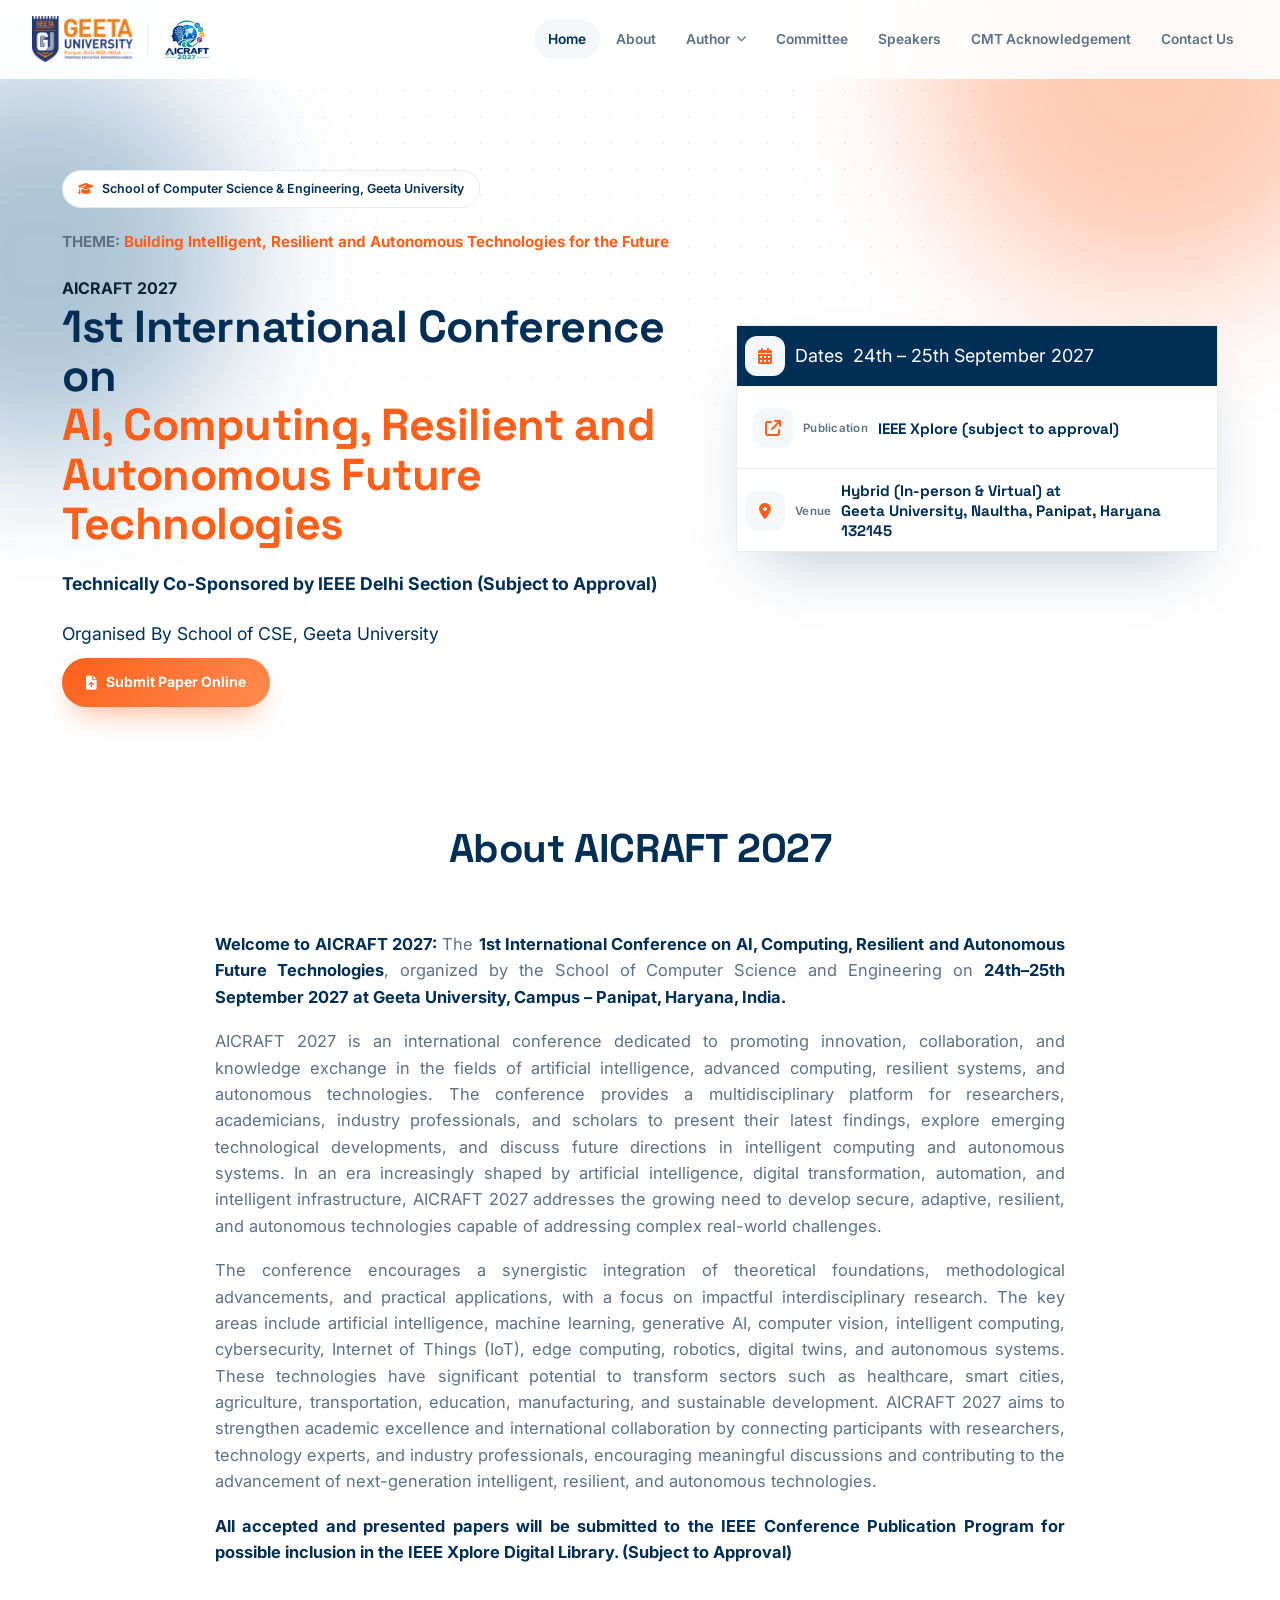
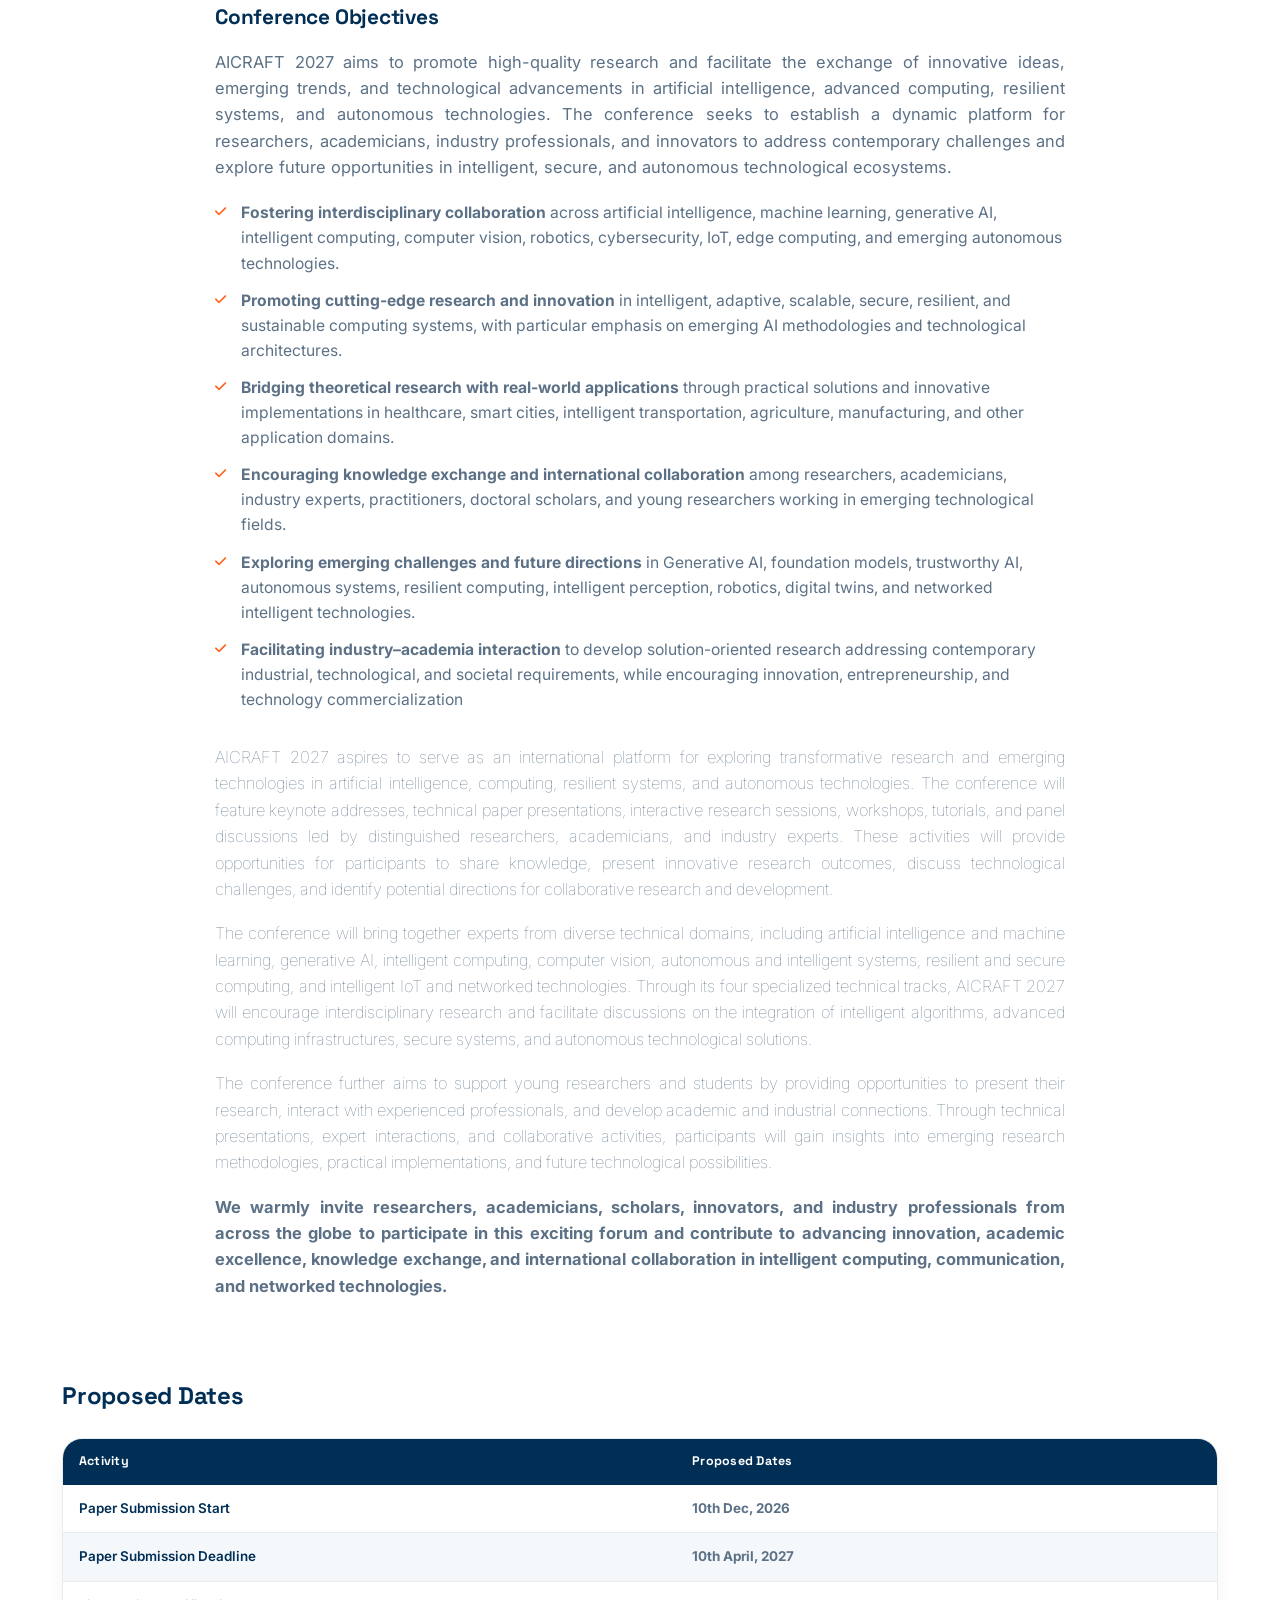
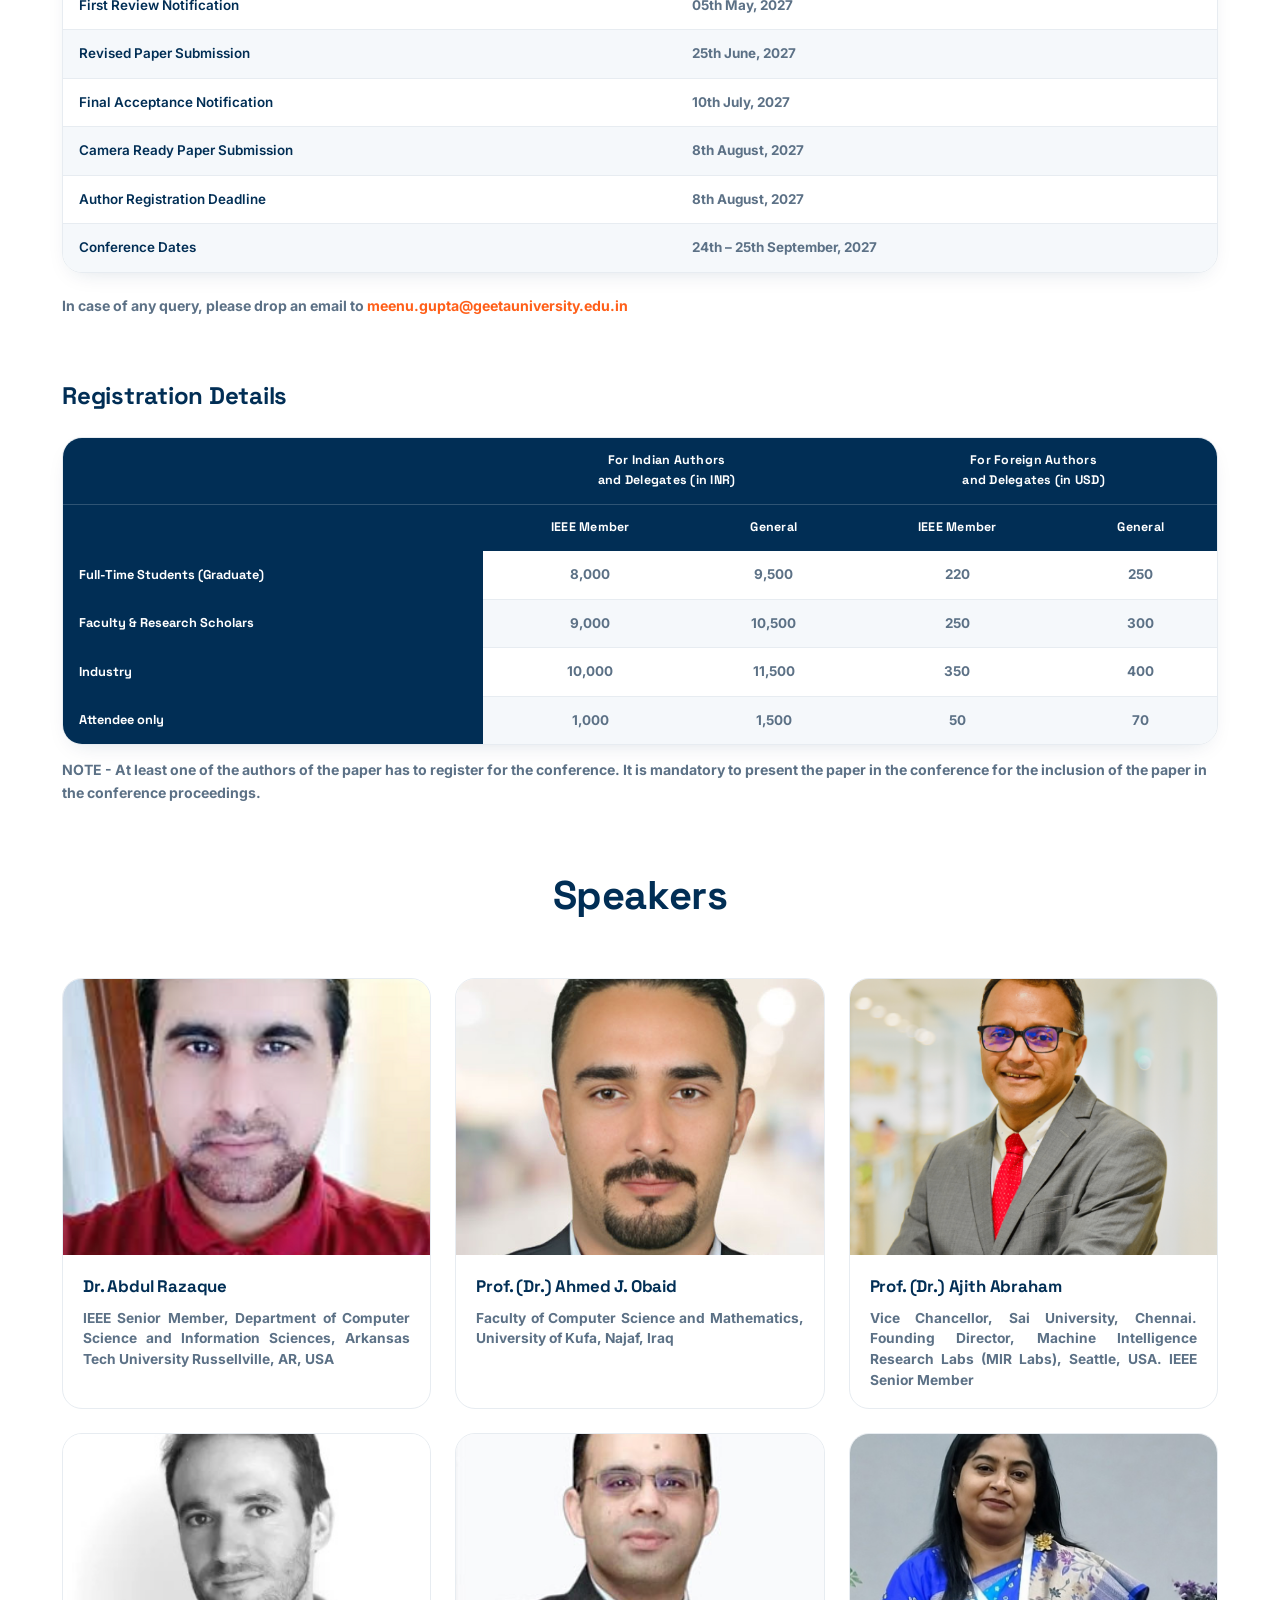
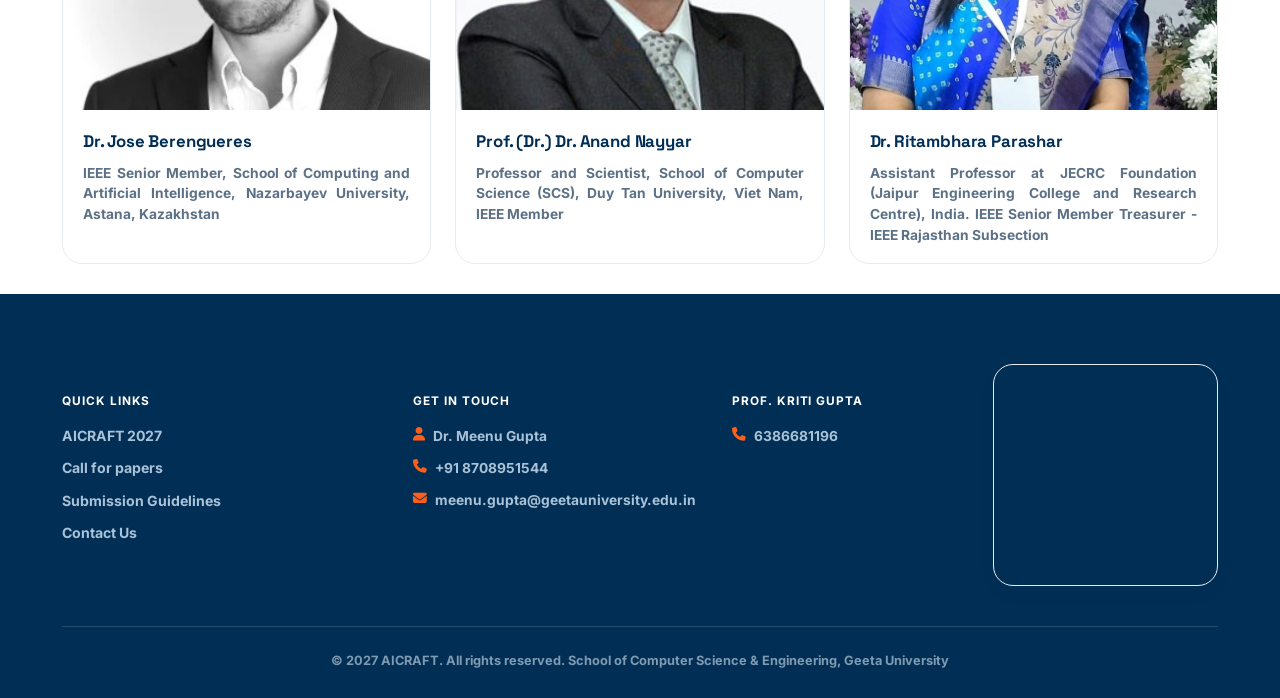
<file: index.html>
<!DOCTYPE html>
<html lang="en">

<head>
  <meta charset="UTF-8">
  <meta name="viewport" content="width=device-width, initial-scale=1.0">
  <title>AICRAFT 2027 — International Conference on
    AI, Computing, Resilient and Autonomous Future Technologies</title>
  <link rel="icon"
    href="data:image/svg+xml,%3Csvg xmlns='http://www.w3.org/2000/svg' viewBox='0 0 100 100'%3E%3Crect width='100' height='100' rx='24' fill='%23012e55'/%3E%3Ccircle cx='50' cy='42' r='16' fill='%23ff5f19'/%3E%3Crect x='30' y='66' width='40' height='9' rx='4.5' fill='white'/%3E%3C/svg%3E">
  <link rel="preconnect" href="https://fonts.googleapis.com">
  <link rel="preconnect" href="https://fonts.gstatic.com" crossorigin>
  <link
    href="https://fonts.googleapis.com/css2?family=Space+Grotesk:wght@500;600;700&family=Inter:wght@400;500;600;700;800&display=swap"
    rel="stylesheet">
  <link rel="stylesheet" href="https://cdnjs.cloudflare.com/ajax/libs/font-awesome/6.5.1/css/all.min.css">
  <link rel="stylesheet" href="assets/css/styles.css">

  <style>
    .home-hero {
      padding: 120px 0 80px;
    }

    .home-hero h1 {
      font-size: clamp(2rem, 3.5vw, 2.8rem);
      line-height: 1.1;
      max-width: 920px;
      margin: 0 auto;
    }

    .home-hero h1 span {
      color: var(--orange);
    }

    .home-hero .lead {
      max-width: 60ch;
      margin: 22px auto 0;
      color: var(--ink-soft);
      font-size: 1.1rem;
    }

    .home-hero .theme-tag {
      max-width: 70ch;
      margin: 0 auto 22px;
      font-size: .95rem;
      font-weight: 700;
      color: var(--ink-soft);
    }

    .home-hero .theme-tag span {
      color: var(--orange);
    }

    .facts-row {
      display: grid;
      grid-template-columns: repeat(4, 1fr);
      gap: 0;
      max-width: 1000px;
      margin: 50px auto 0;
      background: var(--white);
      border: 1px solid var(--line);
      border-radius: 22px;
      box-shadow: var(--shadow-lg);
      overflow: hidden;
    }

    .facts-row .fact {
      padding: 24px 20px;
      text-align: center;
      border-right: 1px solid var(--line);
    }

    .facts-row .fact:last-child {
      border-right: none;
    }

    .facts-row .fact i {
      color: var(--orange);
      font-size: 1.2rem;
      margin-bottom: 10px;
      display: block;
    }

    .facts-row .fact .lbl {
      font-size: .68rem;
      text-transform: uppercase;
      letter-spacing: .08em;
      color: var(--ink-soft);
      font-weight: 700;
      display: block;
      margin-bottom: 4px;
    }

    .facts-row .fact .val {
      font-weight: 700;
      color: var(--navy);
      font-size: .92rem;
    }

    @media(max-width:760px) {
      .facts-row {
        grid-template-columns: repeat(2, 1fr);
      }
    }
  </style>
</head>

<body>

  <nav class="nav" id="nav">
    <a href="index.html" class="brand">
      <img src="assets/img/geeta-university-logo.png" alt="Geeta University">
      <div class="brand-sep"></div>
      <img src="assets/img/aicraft-logo.jpeg" alt="AICRAFT 2027" style="height:50px;">
    </a>
    <ul class="nav-links" id="navLinks">
      <li><a href="index.html" class="active">Home</a></li>
      <li><a href="index.html#about">About</a></li>
      <li class="has-dropdown">
        <button class="nav-drop-btn">Author <i class="fa-solid fa-chevron-down"></i></button>
        <div class="dropdown-menu">
          <a href="call-for-papers.html"><i class="fa-solid fa-bullhorn"></i>Call for Papers</a>
          <a href="paper-submission-guidelines.html"><i class="fa-solid fa-file-arrow-up"></i>Paper Submission
            Guidelines</a>

          <a href="index.html#important-dates"><i class="fa-solid fa-calendar-days"></i>Proposed Dates</a>
          <a href="camera_ready_submission.html"><i class="fa-solid fa-bullhorn"></i>Camera ready submission</a>
          <a href="index.html#registration-dates"><i class="fa-solid fa-user-check"></i>Registration Details</a>
        </div>
      </li>
      <li><a href="committee.html">Committee</a></li>
      <li><a href="index.html#speakers">Speakers</a></li>
      <li><a href="cmt-acknowledgement.html">CMT Acknowledgement</a></li>
      <li><a href="contact.html">Contact Us</a></li>
    </ul>
    <!-- MOBILE MENU OPEN BUTTON -->
    <button class="burger" id="burger" aria-label="Open menu">
      <i class="fa-solid fa-bars"></i>
    </button>

  </nav>

  <div class="mobile-menu" id="mobileMenu">
    <div class="mobile-menu-top">
      <div class="brand"><img src="assets/img/aicraft-logo.jpeg" alt="AICRAFT 2027" style="height:50px;"></div>
      <button class="burger" id="closeBurger"><i class="fa-solid fa-xmark"></i></button>
    </div>
    <a href="index.html">Home</a>
    <a href="index.html#about">About</a>
    <div class="mobile-drop">
      <a href="javascript:void(0)" class="mobile-toggle">Author <i
          class="fa-solid fa-chevron-down mobile-toggle-caret"></i></a>
      <div class="mobile-sub">
        <a href="call-for-papers.html">Call for Papers</a>
        <a href="paper-submission-guidelines.html">Paper Submission Guidelines</a>

        <a href="index.html#important-dates">Proposed Dates</a>
        <a href="camera_ready_submission.html">Camera ready submission</a>
        <a href="index.html#registration-dates">Registration Details</a>
      </div>
    </div>
    <a href="committee.html">Committee</a>
    <a href="index.html#speakers">Speakers</a>
    <a href="cmt-acknowledgement.html">CMT Acknowledgement</a>
    <a href="contact.html">Contact Us</a>
  </div>

  <main>
    <section class="page-hero home-hero">
      <div class="dotgrid"></div>
      <div class="blob blob1"></div>
      <div class="blob blob2"></div>
      <div class="wrap hero-grid">

        <div class="hero-col hero-text">
          <div class="hero-badges reveal">
            <span class="pill"><i class="fa-solid fa-graduation-cap"></i>School of Computer Science &amp; Engineering,
              Geeta University</span>
          </div>
          <p class="theme-tag reveal" style="text-align: left !important;">THEME: <span>Building Intelligent, Resilient
              and Autonomous Technologies for the Future</span></p>
          <span class="reveal"><strong>AICRAFT 2027</strong></span>
          <h1 class="reveal">1st International Conference on<br><span>AI, Computing, Resilient and Autonomous Future
              Technologies</span></h1>

          <h5 class="lead reveal" style="color: var(--navy);">Technically Co-Sponsored by IEEE Delhi Section (Subject to
            Approval)
          </h5>
          <p class="lead reveal" style="color: var(--navy);">Organised By
            School of CSE, Geeta University</p>

          <div class="btn-row reveal" style="margin-top: 10px;">
            <a class="btn btn-primary" href="https://cmt3.research.microsoft.com/aicraft2027"><i
                class="fa-solid fa-file-arrow-up"></i>Submit Paper Online</a>
          </div>
        </div>

        <div class="hero-col hero-facts-card reveal">

          <div class="fact" style="background-color: var(--navy);"><i class="fa-solid fa-calendar-days"></i><span
              class="" style="color: var(--white);">Dates</span><span class="" style="color: var(--white);">24th – 25th
              September 2027</span></div>

          <div class="factM">
            <div class="fact">
              <i class="fa-solid fa-arrow-up-right-from-square"></i><span class="lbl">Publication</span><span
                class="val">IEEE Xplore (subject to approval)</span>
            </div>
          </div>

          <div class="fact">
            <i class="fa-solid fa-location-dot"></i>
            <span class="lbl">Venue</span><span class="val">Hybrid (In-person & Virtual) at <br> Geeta University,
              Naultha, Panipat, Haryana
              132145</span>
          </div>

        </div>

      </div>
    </section>

    <section class="sect" id="about">
      <div class="wrap">
        <div class="sect-head reveal">
          <h2>About AICRAFT 2027</h2>
        </div>
        <div class="prose reveal">
          <p><b>Welcome to AICRAFT 2027:</b> The <b>1st International Conference on AI, Computing, Resilient and
              Autonomous
              Future Technologies</b>, organized by the School of Computer Science and Engineering on <b> 24th–25th
              September 2027
              at Geeta University, Campus – Panipat, Haryana, India.</b></p>
          <p>
            AICRAFT 2027 is an international conference dedicated to promoting innovation, collaboration, and knowledge
            exchange in the fields of artificial intelligence, advanced computing, resilient systems, and autonomous
            technologies. The conference provides a multidisciplinary platform for researchers, academicians, industry
            professionals, and scholars to present their latest findings, explore emerging technological developments,
            and discuss future directions in intelligent computing and autonomous systems. In an era increasingly shaped
            by artificial intelligence, digital transformation, automation, and intelligent infrastructure, AICRAFT 2027
            addresses the growing need to develop secure, adaptive, resilient, and autonomous technologies capable of
            addressing complex real-world challenges.</p>

          <p>The conference encourages a synergistic integration of theoretical foundations, methodological
            advancements, and practical applications, with a focus on impactful interdisciplinary research. The key
            areas include artificial intelligence, machine learning, generative AI, computer vision, intelligent
            computing, cybersecurity, Internet of Things (IoT), edge computing, robotics, digital twins, and autonomous
            systems. These technologies have significant potential to transform sectors such as healthcare, smart
            cities, agriculture, transportation, education, manufacturing, and sustainable development. AICRAFT 2027
            aims to strengthen academic excellence and international collaboration by connecting participants with
            researchers, technology experts, and industry professionals, encouraging meaningful discussions and
            contributing to the advancement of next-generation intelligent, resilient, and autonomous technologies.
          </p>

          <p><b>All accepted and presented papers will be submitted to the IEEE Conference Publication Program for
              possible inclusion in the IEEE Xplore Digital Library. (Subject to Approval)</b></p>

          <h3>Conference Objectives</h3>
          <p>AICRAFT 2027 aims to promote high-quality research and facilitate the exchange of innovative ideas,
            emerging trends, and technological advancements in artificial intelligence, advanced computing, resilient
            systems, and autonomous technologies. The conference seeks to establish a dynamic platform for researchers,
            academicians, industry professionals, and innovators to address contemporary challenges and explore future
            opportunities in intelligent, secure, and autonomous technological ecosystems.
          </p>
          <!-- <p>The key objectives of the conference include:</p> -->
          <ul>
            <li><b>Fostering interdisciplinary collaboration</b> across artificial intelligence, machine learning,
              generative AI, intelligent computing, computer vision, robotics, cybersecurity, IoT, edge computing, and
              emerging autonomous technologies. </li>
            <li><b>Promoting cutting-edge research and innovation</b> in intelligent, adaptive, scalable, secure,
              resilient, and sustainable computing systems, with particular emphasis on emerging AI methodologies and
              technological architectures. </li>
            <li><b>Bridging theoretical research with real-world applications</b> through practical solutions and
              innovative implementations in healthcare, smart cities, intelligent transportation, agriculture,
              manufacturing, and other application domains. </li>
            <li><b>Encouraging knowledge exchange and international collaboration</b> among researchers, academicians,
              industry experts, practitioners, doctoral scholars, and young researchers working in emerging
              technological fields. </li>
            <li><b>Exploring emerging challenges and future directions</b> in Generative AI, foundation models,
              trustworthy AI, autonomous systems, resilient computing, intelligent perception, robotics, digital twins,
              and networked intelligent technologies. </li>
            <li><b>Facilitating industry–academia interaction</b> to develop solution-oriented research addressing
              contemporary industrial, technological, and societal requirements, while encouraging innovation,
              entrepreneurship, and technology commercialization<b></li>
          </ul>

          <p style="font-weight: 100;">AICRAFT 2027 aspires to serve as an international platform for exploring
            transformative research and
            emerging technologies in artificial intelligence, computing, resilient systems, and autonomous technologies.
            The conference will feature keynote addresses, technical paper presentations, interactive research sessions,
            workshops, tutorials, and panel discussions led by distinguished researchers, academicians, and industry
            experts. These activities will provide opportunities for participants to share knowledge, present innovative
            research outcomes, discuss technological challenges, and identify potential directions for collaborative
            research and development.</p>

          <p style="font-weight: 100;">The conference will bring together experts from diverse technical domains,
            including artificial
            intelligence and machine learning, generative AI, intelligent computing, computer vision, autonomous and
            intelligent systems, resilient and secure computing, and intelligent IoT and networked technologies. Through
            its four specialized technical tracks, AICRAFT 2027 will encourage interdisciplinary research and facilitate
            discussions on the integration of intelligent algorithms, advanced computing infrastructures, secure
            systems, and autonomous technological solutions.</p>

          <p style="font-weight: 100;">The conference further aims to support young researchers and students by
            providing opportunities to present
            their research, interact with experienced professionals, and develop academic and industrial connections.
            Through technical presentations, expert interactions, and collaborative activities, participants will gain
            insights into emerging research methodologies, practical implementations, and future technological
            possibilities.</p>

          <p>We warmly invite researchers, academicians, scholars, innovators, and industry professionals from across
            the globe to participate in this exciting forum and contribute to advancing innovation, academic excellence,
            knowledge exchange, and international collaboration in intelligent computing, communication, and networked
            technologies.</p>
        </div>
      </div>
    </section>

    <section class="sect">
      <div class="wrap">
        <div class="reg-dates-stack">
          <!-- Important Dates -->
          <div class="reg-block reveal" id="important-dates">
            <h2 style="margin-bottom:22px;">Proposed Dates</h2>
            <div class="reg-table-scroll">
              <table class="dates-table">
                <thead>
                  <tr>
                    <th>Activity</th>
                    <th>Proposed Dates</th>
                  </tr>
                </thead>
                <tbody>
                  <tr>
                    <td>Paper Submission Start</td>
                    <td>10th Dec, 2026</td>
                  </tr>
                  <tr>
                    <td>Paper Submission Deadline</td>
                    <td>10th April, 2027</td>
                  </tr>
                  <tr>
                    <td>First Review Notification</td>
                    <td>05th May, 2027</td>
                  </tr>
                  <tr>
                    <td>Revised Paper Submission</td>
                    <td>25th June, 2027</td>
                  </tr>
                  <tr>
                    <td>Final Acceptance Notification</td>
                    <td>10th July, 2027</td>
                  </tr>
                  <tr>
                    <td>Camera Ready Paper Submission</td>
                    <td>8th August, 2027</td>
                  </tr>
                  <tr>
                    <td>Author Registration Deadline</td>
                    <td>8th August, 2027</td>
                  </tr>
                  <tr>
                    <td>Conference Dates</td>
                    <td><b>24th – 25th September, 2027</b></td>
                  </tr>
                </tbody>
              </table>
            </div>
            <p class="reg-note" style="margin-top:22px;">In case of any query, please drop an email to
              <a href="mailto:meenu.gupta@geetauniversity.edu.in"
                style="color:var(--orange); font-weight:700;">meenu.gupta@geetauniversity.edu.in</a>
            </p>
          </div>

          <!-- Registration Details -->
          <div class="reg-block reveal" id="registration-dates">
            <h2 style="margin-bottom:22px;">Registration Details</h2>
            <div class="reg-table-scroll">
              <table class="reg-table">
                <thead>
                  <tr>
                    <th></th>
                    <th colspan="2">For Indian Authors<br>and Delegates (in INR)</th>
                    <th colspan="2">For Foreign Authors<br>and Delegates (in USD)</th>
                  </tr>
                  <tr>
                    <th></th>
                    <th>IEEE Member</th>

                    <th>General</th>
                    <th>IEEE Member</th>

                    <th>General</th>
                  </tr>
                </thead>
                <tbody>
                  <tr>
                    <th scope="row">Full-Time Students (Graduate)</th>
                    <td><b>8,000</b></td>

                    <td><b>9,500</b></td>
                    <td><b>220</b></td>

                    <td><b>250</b></td>
                  </tr>
                  <tr>
                    <th scope="row">Faculty &amp; Research Scholars</th>
                    <td><b>9,000</b></td>

                    <td><b>10,500</b></td>
                    <td><b>250</b></td>

                    <td><b>300</b></td>
                  </tr>
                  <tr>
                    <th scope="row">Industry</th>
                    <td><b>10,000</b></td>

                    <td><b>11,500</b></td>
                    <td><b>350</b></td>

                    <td><b>400</b></td>
                  </tr>
                  <tr>
                    <th scope="row">Attendee only</th>
                    <td>1,000</td>

                    <td>1,500</td>
                    <td>50</td>

                    <td>70</td>
                  </tr>
                </tbody>
              </table>
            </div>

            <p class="reg-note">NOTE - At least one of the authors of the paper has to register for the conference. It
              is
              mandatory to present the paper in the conference for the inclusion of the paper in the conference
              proceedings.</p>
          </div>
        </div>
      </div>
    </section>

    <section class="sect" id="speakers">
      <div class="wrap">
        <div class="sect-head reveal">
          <h2>Speakers</h2>
        </div>
        <div class="fig-grid reveal" id="speakerGrid"></div>
      </div>
    </section>

    <footer>
      <div class="wrap">
        <div class="foot-grid">
          <div class="fcol">
            <h6>Quick Links</h6>
            <a href="index.html#about">AICRAFT 2027</a>
            <a href="call-for-papers.html">Call for papers</a>
            <a href="paper-submission-guidelines.html">Submission Guidelines</a>
            <a href="contact.html">Contact Us</a>
          </div>
          <div class="fcol">
            <h6>Get In Touch</h6>
            <div class="contact-line"><i class="fa-solid fa-user"></i><span>Dr. Meenu Gupta</span></div>
            <div class="contact-line"><i class="fa-solid fa-phone"></i><span>+91 8708951544</span></div>
            <div class="contact-line"><i
                class="fa-solid fa-envelope"></i><span>meenu.gupta@geetauniversity.edu.in</span></div>
          </div>
          <div class="fcol">
            <h6>Prof. Kriti Gupta</h6>
            <div class="contact-line"><i class="fa-solid fa-phone"></i><span>6386681196</span></div>
          </div>
          <div class="fcol">
            <div class="map-frame-footer">
              <iframe src="https://www.google.com/maps?q=Geeta+University+Panipat&output=embed" loading="lazy"
                referrerpolicy="no-referrer-when-downgrade" title="Geeta University, Panipat location"></iframe>
            </div>
          </div>
        </div>
        <div class="fbar">
          <span>© 2027 AICRAFT. All rights reserved. School of Computer Science &amp; Engineering, Geeta
            University</span>
        </div>
      </div>
    </footer>


  </main>

  <script>
    const speakers = [
      //["Prof. (Dr.) Valentina E. Balas", "Full Professor, Faculty of Engineering, \u201cAurel Vlaicu\u201d University of Arad, Romania · IEEE Senior Member", "assets/img/Valentina-Balas.jpg"],
      ["Dr. Abdul Razaque", "IEEE Senior Member, Department of Computer Science and Information Sciences, Arkansas Tech University Russellville, AR, USA", "assets/img/Prof-Abdul-Razaque.png"],
      ["Prof. (Dr.) Ahmed J. Obaid", "Faculty of Computer Science and Mathematics, University of Kufa, Najaf, Iraq", "assets/img/Ahmed-J.-Obaid.jpg"],
      ["Prof. (Dr.) Ajith Abraham", "Vice Chancellor, Sai University, Chennai. Founding Director, Machine Intelligence Research Labs (MIR Labs), Seattle, USA. IEEE Senior Member", "assets/img/Ajit-abraham.png"],
      ["Dr. Jose Berengueres", "IEEE Senior Member, School of Computing and Artificial Intelligence, Nazarbayev University, Astana, Kazakhstan", "assets/img/Jose-Berengueres.jpeg"],
      ["Prof. (Dr.) Dr. Anand Nayyar", "Professor and Scientist, School of Computer Science (SCS), Duy Tan University, Viet Nam, IEEE Member", "assets/img/dr-nayyar.jpg"],
      ["Dr. Ritambhara Parashar", "Assistant Professor at JECRC Foundation (Jaipur Engineering College and Research Centre), India. IEEE Senior Member Treasurer - IEEE Rajasthan Subsection", "assets/img/P.speaker.jpeg"]
    ];
    const gradients = ["linear-gradient(135deg,#012e55,#024a82)", "linear-gradient(135deg,#ff5f19,#ff8c52)"];
    const grid = document.getElementById('speakerGrid');
    speakers.forEach((s, i) => {
      const initials = s[0].replace(/^(Prof\.|Dr\.|\(Dr\.\))\s*/g, '').replace(/[()]/g, '').split(' ').filter(Boolean).slice(0, 2).map(w => w[0]).join('').toUpperCase();
      const imgPath = s[2];
      const card = document.createElement('div');
      card.className = 'fig-card';
      card.innerHTML = `
      <div class="fig-photo" style="background:${gradients[i % 2]}; display:flex; align-items:center; justify-content:center; overflow:hidden;">
        <img src="${imgPath}" alt="${s[0]}" style="width:100%; height:100%; object-fit:cover;"
          onerror="this.replaceWith(Object.assign(document.createElement('span'), {textContent:'${initials}', style:'font-family:\\'Space Grotesk\\',sans-serif; font-size:2.4rem; font-weight:700; color:#fff;'}))">
      </div>
      <div class="fig-cap"><h4>${s[0]}</h4><p>${s[1]}</p></div>`;
      grid.appendChild(card);
    });
  </script>
  <script src="assets/js/mains.js"></script>


</body>

</html>
</file>
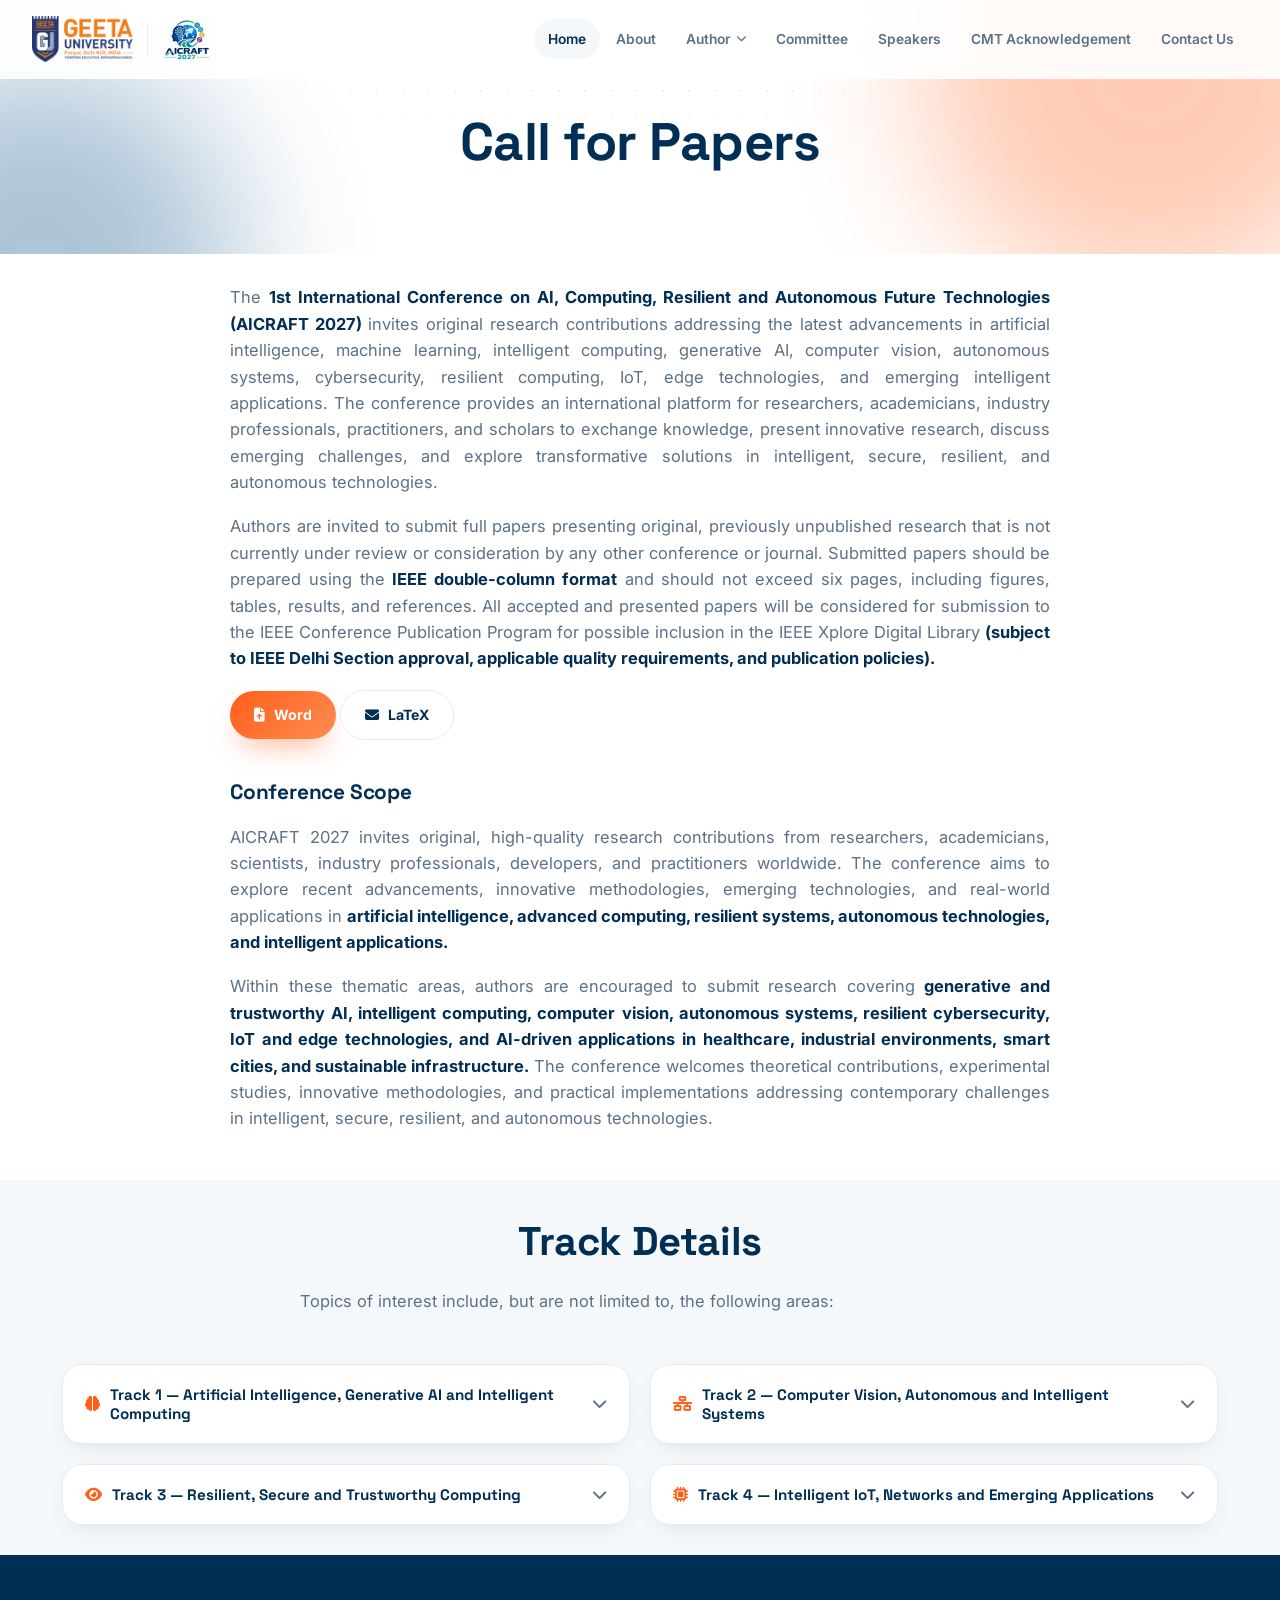
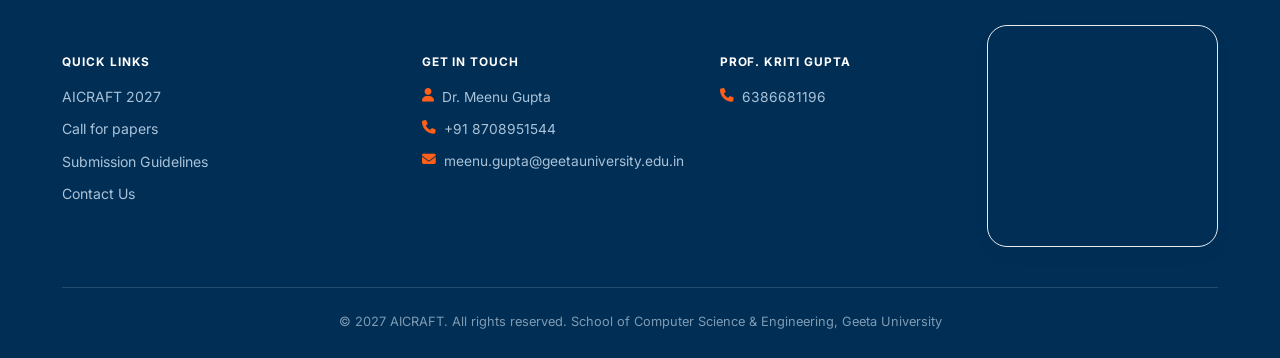
<file: call-for-papers.html>
<!DOCTYPE html>
<html lang="en">

<head>
  <meta charset="UTF-8">
  <meta name="viewport" content="width=device-width, initial-scale=1.0">
  <title>AICRAFT 2027 — International Conference on
    AI, Computing, Resilient and Autonomous Future Technologies</title>
  <link rel="icon"
    href="data:image/svg+xml,%3Csvg xmlns='http://www.w3.org/2000/svg' viewBox='0 0 100 100'%3E%3Crect width='100' height='100' rx='24' fill='%23012e55'/%3E%3Ccircle cx='50' cy='42' r='16' fill='%23ff5f19'/%3E%3Crect x='30' y='66' width='40' height='9' rx='4.5' fill='white'/%3E%3C/svg%3E">
  <link rel="preconnect" href="https://fonts.googleapis.com">
  <link rel="preconnect" href="https://fonts.gstatic.com" crossorigin>
  <link
    href="https://fonts.googleapis.com/css2?family=Space+Grotesk:wght@500;600;700&family=Inter:wght@400;500;600;700;800&display=swap"
    rel="stylesheet">
  <link rel="stylesheet" href="https://cdnjs.cloudflare.com/ajax/libs/font-awesome/6.5.1/css/all.min.css">
  <link rel="stylesheet" href="assets/css/styles.css">
</head>

<body>

  <nav class="nav" id="nav">
    <a href="index.html" class="brand">
      <img src="assets/img/geeta-university-logo.png" alt="Geeta University">
      <div class="brand-sep"></div>
      <img src="assets/img/aicraft-logo.jpeg" alt="AICRAFT 2027" style="height:50px;">
    </a>
    <ul class="nav-links" id="navLinks">
      <li><a href="index.html" class="active">Home</a></li>
      <li><a href="index.html#about">About</a></li>
      <li class="has-dropdown">
        <button class="nav-drop-btn">Author <i class="fa-solid fa-chevron-down"></i></button>
        <div class="dropdown-menu">
          <a href="call-for-papers.html"><i class="fa-solid fa-bullhorn"></i>Call for Papers</a>
          <a href="paper-submission-guidelines.html"><i class="fa-solid fa-file-arrow-up"></i>Paper Submission
            Guidelines</a>

          <a href="index.html#important-dates"><i class="fa-solid fa-calendar-days"></i>Proposed Dates</a>
          <a href="camera_ready_submission.html"><i class="fa-solid fa-bullhorn"></i>Camera ready submission</a>
          <a href="index.html#registration-dates"><i class="fa-solid fa-user-check"></i>Registration Details</a>
        </div>
      </li>
      <li><a href="committee.html">Committee</a></li>
      <li><a href="index.html#speakers">Speakers</a></li>
      <li><a href="cmt-acknowledgement.html">CMT Acknowledgement</a></li>
      <li><a href="contact.html">Contact Us</a></li>
    </ul>
    <!-- MOBILE MENU OPEN BUTTON -->
    <button class="burger" id="burger" aria-label="Open menu">
      <i class="fa-solid fa-bars"></i>
    </button>
  </nav>

  <div class="mobile-menu" id="mobileMenu">
    <div class="mobile-menu-top">
      <div class="brand"><img src="assets/img/aicraft-logo.jpeg" alt="AICRAFT 2027" style="height:34px;"></div>
      <button class="burger" id="closeBurger"><i class="fa-solid fa-xmark"></i></button>
    </div>
    <a href="index.html">Home</a>
    <a href="index.html#about">About</a>
    <div class="mobile-drop">
      <a href="javascript:void(0)" class="mobile-toggle">Author <i
          class="fa-solid fa-chevron-down mobile-toggle-caret"></i></a>
      <div class="mobile-sub">
        <a href="call-for-papers.html">Call for Papers</a>
        <a href="paper-submission-guidelines.html">Paper Submission Guidelines</a>

        <a href="index.html#important-dates">Proposed Dates</a>
        <a href="camera_ready_submission.html">Camera ready submission</a>
        <a href="index.html#registration-dates">Registration Details</a>
      </div>
    </div>
    <a href="committee.html">Committee</a>
    <a href="index.html#speakers">Speakers</a>
    <a href="cmt-acknowledgement.html">CMT Acknowledgement</a>
    <a href="contact.html">Contact Us</a>
  </div>

  <main>

    <section class="page-hero">
      <div class="dotgrid"></div>
      <div class="blob blob1"></div>
      <div class="blob blob2"></div>
      <div class="wrap">
        <h1 class="reveal">Call for Papers</h1>
      </div>
    </section>

    <section class="sect">
      <div class="wrap">
        <div class="prose reveal" style="max-width:820px;">
          <p>The <b>1st International Conference on AI, Computing, Resilient and Autonomous Future Technologies
              (AICRAFT 2027)</b> invites original research contributions addressing the latest advancements in
            artificial
            intelligence, machine learning, intelligent computing, generative AI, computer vision, autonomous systems,
            cybersecurity, resilient computing, IoT, edge technologies, and emerging intelligent applications. The
            conference provides an international platform for researchers, academicians, industry professionals,
            practitioners, and scholars to exchange knowledge, present innovative research, discuss emerging challenges,
            and explore transformative solutions in intelligent, secure, resilient, and autonomous technologies.</p>

          <p>
            Authors are invited to submit full papers presenting original, previously unpublished research that is not
            currently under review or consideration by any other conference or journal. Submitted papers should be
            prepared using the <b> IEEE double-column format</b> and should not exceed six pages, including figures,
            tables,
            results, and references. All accepted and presented papers will be considered for submission to the IEEE
            Conference Publication Program for possible inclusion in the IEEE Xplore Digital Library <b> (subject to
              IEEE Delhi Section
              approval, applicable quality requirements, and publication policies).</b></p>

          <div class="btns" style="display:flex-start; gap:14px; justify-content:center; flex-wrap:wrap;">
            <a class="btn btn-primary"
              href="https://attend.ieee.org/procomm-2024/wp-content/uploads/sites/580/2024/03/Full-Paper-template.docx"><i
                class="fa-solid fa-file-arrow-up"></i> Word</a>
            <a class="btn btn-ghost"
              href="https://www.overleaf.com/latex/templates/ieee-conference-template/grfzhhncsfqn"><i
                class="fa-solid fa-envelope"></i>LaTeX</a>
          </div>
          <!-- 
          <h3>Tracks &amp; Topics of Interest</h3>
          <div class="chip-row" style="justify-content:flex-start;">
            <span class="chip"><i class="fa-solid fa-brain"></i>Artificial Intelligence</span>
            <span class="chip"><i class="fa-solid fa-network-wired"></i>Intelligent Networked Systems, IoT & Edge
              Computing</span>
            <span class="chip"><i class="fa-solid fa-eye"></i>Machine Vision &amp; Smart Perception</span>
            <span class="chip"><i class="fa-solid fa-microchip"></i>Emerging Trends in Computer Technologies</span>
          </div> -->

          <h3>Conference Scope</h3>
          <p>AICRAFT 2027 invites original, high-quality research contributions from researchers, academicians,
            scientists, industry professionals, developers, and practitioners worldwide. The conference aims to explore
            recent advancements, innovative methodologies, emerging technologies, and real-world applications in
            <b>artificial intelligence, advanced computing, resilient systems, autonomous technologies, and intelligent
              applications.</b>
          </p>
          <!-- <p>Topics of interest include, but are not limited to:</p>
          <ul>
            <li>Artificial Intelligence, Machine Learning, and Intelligent Computing</li>
            <li>Generative AI, Large Language Models, and Foundation Models</li>
            <li>Deep Learning, Reinforcement Learning, and Federated Learning</li>
            <li>Explainable, Trustworthy, and Responsible AI</li>
            <li>AI Agents, Agentic AI, and Intelligent Decision Support</li>
            <li>Data Science, Big Data Analytics, and Intelligent Data Processing</li>
            <li>Cloud, Edge, Fog, and Distributed Computing</li>
            <li>Quantum, Neuromorphic, and High-Performance Computing</li>
            <li>Computer Vision, Image Processing, and Multimodal Intelligence</li>
            <li>Medical Imaging, Remote Sensing, and Intelligent Perception</li>
            <li>Object Detection, Video Analytics, and Pattern Recognition</li>
            <li>Robotics, Autonomous Systems, and Intelligent Agents</li>
            <li>Autonomous Vehicles, Human-Robot Interaction, and Swarm Intelligence</li>
            <li>Digital Twins, Cyber-Physical Systems, and Autonomous Decision-Making</li>
            <li>Cybersecurity, AI Security, and Privacy-Preserving Computing</li>
            <li>Adversarial Machine Learning, Blockchain, and Secure Computing</li>
            <li>Resilient Computing, Fault-Tolerant Systems, and Zero-Trust Architecture</li>
            <li>AI Governance, Ethics, Safety, and Trustworthy Intelligent Systems</li>
            <li>Internet of Things (IoT), Industrial IoT, and Intelligent Connected Systems</li>
            <li>Edge AI, Fog Computing, and Networked Autonomous Systems</li>
            <li>Intelligent Networks, 5G/6G Technologies, and Smart Communication Systems</li>
            <li>Wireless Sensor Networks, Vehicular Networks, and Network Intelligence</li>
            <li>AI Applications in Healthcare, Agriculture, and Smart Cities</li>
            <li>Intelligent Transportation, Smart Manufacturing, and Industry 4.0/5.0</li>
            <li>Energy, Climate Intelligence, Sustainability, and Assistive Technologies</li>
          </ul> -->
          <p>Within these thematic areas, authors are encouraged to submit research covering <b>generative and trustworthy
            AI, intelligent computing, computer vision, autonomous systems, resilient cybersecurity, IoT and edge
            technologies, and AI-driven applications in healthcare, industrial environments, smart cities, and
            sustainable infrastructure.</b> The conference welcomes theoretical contributions, experimental studies,
            innovative methodologies, and practical implementations addressing contemporary challenges in intelligent,
            secure, resilient, and autonomous technologies.</p>
        </div>
      </div>
    </section>
    <section class="sect bg">
      <div class="wrap">
        <div class="sect-head">
          <h2>Track Details</h2>
           <p style="justify-self: center;">Topics of interest include, but are not limited to, the following areas:</p>
        </div>

        <div class="track-grid">

          <div class="track-item">
            <div class="track-head">
              <button type="button" aria-expanded="false">
                <span><i class="fa-solid fa-brain"></i> Track 1 — Artificial Intelligence, Generative AI and Intelligent
                  Computing</span>
                <i class="fa-solid fa-chevron-down chev"></i>
              </button>
            </div>
            <div class="track-body">
              <div class="track-body-inner">
                <ul>
                  <li>Artificial Intelligence and Machine Learning</li>
                  <li>Deep Learning and Reinforcement Learning</li>
                  <li>Generative AI and Large Language Models</li>
                  <li>Multimodal Foundation Models and AI Agents</li>
                  <li>Explainable, Trustworthy and Responsible AI</li>
                  <li>Retrieval-Augmented Generation and Prompt Engineering</li>
                  <li>AI-assisted Software Engineering</li>
                  <li>Data Science and Big Data Analytics</li>
                  <li>Cloud, Edge, Distributed and High-Performance Computing</li>
                  <li>Quantum, Neuromorphic and Cognitive Computing</li>
                  <li>Knowledge Representation and Intelligent Decision Support</li>
                </ul>
              </div>
            </div>
          </div>

          <div class="track-item">
            <div class="track-head">
              <button type="button" aria-expanded="false">
                <span><i class="fa-solid fa-network-wired"></i> Track 2 — Computer Vision, Autonomous and Intelligent
                  Systems</span>
                <i class="fa-solid fa-chevron-down chev"></i>
              </button>
            </div>
            <div class="track-body">
              <div class="track-body-inner">
                <ul>
                  <li>Computer Vision and Image Processing</li>
                  <li>Pattern Recognition and Image Segmentation</li>
                  <li>Object Detection and Video Analytics</li>
                  <li>3D Computer Vision and Multimodal Intelligence</li>
                  <li>Medical Image Analysis and Remote Sensing</li>
                  <li>Robotics and Intelligent Robots</li>
                  <li>Autonomous Vehicles and Autonomous Systems</li>
                  <li>Human-Robot Interaction and Human-AI Collaboration</li>
                  <li>Swarm Intelligence and Autonomous Decision-Making</li>
                  <li>Digital Twins and Cyber-Physical Systems</li>
                  <li>Intelligent Surveillance and Emerging Vision Applications</li>
                </ul>
              </div>
            </div>
          </div>

          <div class="track-item">
            <div class="track-head">
              <button type="button" aria-expanded="false">
                <span><i class="fa-solid fa-eye"></i> Track 3 — Resilient, Secure and Trustworthy Computing</span>
                <i class="fa-solid fa-chevron-down chev"></i>
              </button>
            </div>
            <div class="track-body">
              <div class="track-body-inner">
                <ul>
                  <li>Cybersecurity and AI for Cybersecurity</li>
                  <li>Adversarial Machine Learning</li>
                  <li>Privacy-Preserving and Secure Computing</li>
                  <li>Blockchain and Zero-Trust Architecture</li>
                  <li>Intrusion Detection and Digital Forensics</li>
                  <li>Secure IoT and Resilient Computing</li>
                  <li>Fault-Tolerant and Dependable Systems</li>
                  <li>AI Governance, Ethics and Safety</li>
                  <li>Trustworthy and Responsible Intelligent Systems</li>
                  <li>Security of Autonomous and Networked Systems</li>
                </ul>
              </div>
            </div>
          </div>

          <div class="track-item">
            <div class="track-head">
              <button type="button" aria-expanded="false">
                <span><i class="fa-solid fa-microchip"></i> Track 4 — Intelligent IoT, Networks and Emerging
                  Applications</span>
                <i class="fa-solid fa-chevron-down chev"></i>
              </button>
            </div>
            <div class="track-body">
              <div class="track-body-inner">
                <ul>
                  <li>Internet of Things and Industrial IoT</li>
                  <li>Edge AI and Fog Computing</li>
                  <li>Intelligent Networks and Network Intelligence</li>
                  <li>5G/6G and Smart Communication Systems</li>
                  <li>Wireless Sensor and Vehicular Networks</li>
                  <li>Networked Autonomous Systems</li>
                  <li>AI in Healthcare and Medical Imaging</li>
                  <li>AI in Education and Agriculture</li>
                  <li>Smart Cities and Smart Manufacturing</li>
                  <li>Industry 4.0/5.0 and Financial Intelligence</li>
                  <li>Energy, Climate and Sustainability</li>
                  <li>Intelligent Transportation and Assistive Technologies</li>
                </ul>
              </div>
            </div>
          </div>

        </div>
      </div>
    </section>

    <footer>
      <div class="wrap">
        <div class="foot-grid">
          <div class="fcol">
            <h6>Quick Links</h6>
            <a href="index.html#about">AICRAFT 2027</a>
            <a href="call-for-papers.html">Call for papers</a>
            <a href="paper-submission-guidelines.html">Submission Guidelines</a>
            <a href="contact.html">Contact Us</a>
          </div>
          <div class="fcol">
            <h6>Get In Touch</h6>
            <div class="contact-line"><i class="fa-solid fa-user"></i><span>Dr. Meenu Gupta</span></div>
            <div class="contact-line"><i class="fa-solid fa-phone"></i><span>+91 8708951544</span></div>
            <div class="contact-line"><i
                class="fa-solid fa-envelope"></i><span>meenu.gupta@geetauniversity.edu.in</span></div>
          </div>
          <div class="fcol">
            <h6>Prof. Kriti Gupta</h6>
            <div class="contact-line"><i class="fa-solid fa-phone"></i><span>6386681196</span></div>
          </div>
          <div class="fcol">
            <div class="map-frame-footer">
              <iframe src="https://www.google.com/maps?q=Geeta+University+Panipat&output=embed" loading="lazy"
                referrerpolicy="no-referrer-when-downgrade" title="Geeta University, Panipat location"></iframe>
            </div>
          </div>
        </div>
        <div class="fbar">
          <span>© 2027 AICRAFT. All rights reserved. School of Computer Science &amp; Engineering, Geeta
            University</span>
        </div>
      </div>
    </footer>

  </main>
  <script src="assets/js/mains.js"></script>

</body>

</html>
</file>
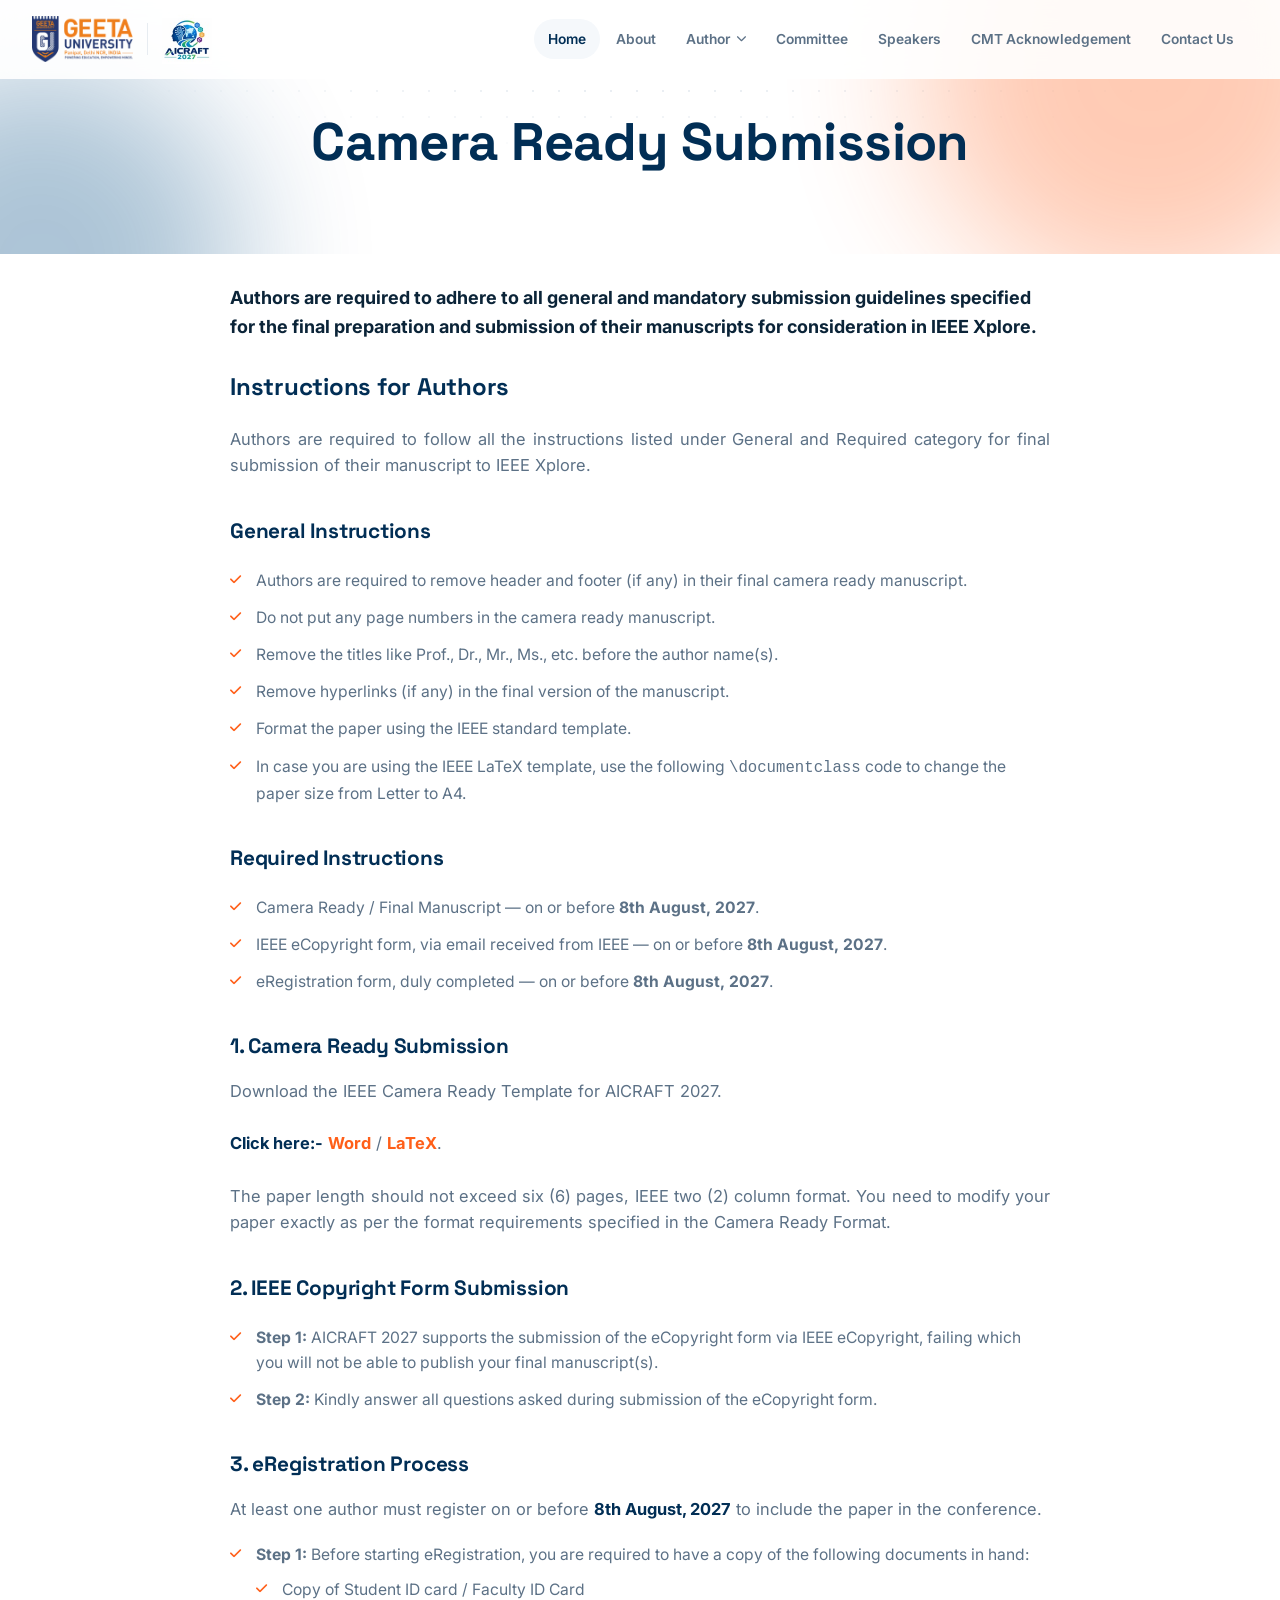
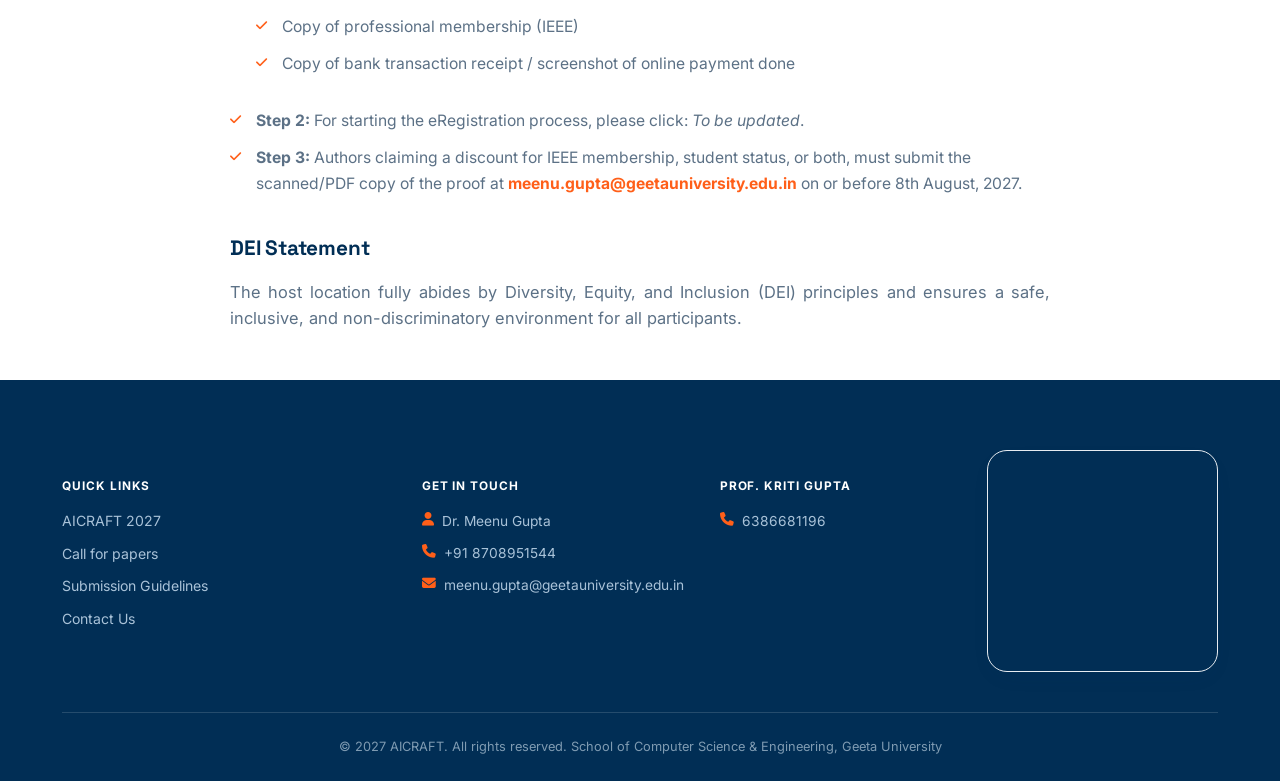
<file: camera_ready_submission.html>
<!DOCTYPE html>
<html lang="en">

<head>
  <meta charset="UTF-8">
  <meta name="viewport" content="width=device-width, initial-scale=1.0">
  <title>AICRAFT 2027 — International Conference on
    AI, Computing, Resilient and Autonomous Future Technologies</title>
  <link rel="icon"
    href="data:image/svg+xml,%3Csvg xmlns='http://www.w3.org/2000/svg' viewBox='0 0 100 100'%3E%3Crect width='100' height='100' rx='24' fill='%23012e55'/%3E%3Ccircle cx='50' cy='42' r='16' fill='%23ff5f19'/%3E%3Crect x='30' y='66' width='40' height='9' rx='4.5' fill='white'/%3E%3C/svg%3E">
  <link rel="preconnect" href="https://fonts.googleapis.com">
  <link rel="preconnect" href="https://fonts.gstatic.com" crossorigin>
  <link
    href="https://fonts.googleapis.com/css2?family=Space+Grotesk:wght@500;600;700&family=Inter:wght@400;500;600;700;800&display=swap"
    rel="stylesheet">
  <link rel="stylesheet" href="https://cdnjs.cloudflare.com/ajax/libs/font-awesome/6.5.1/css/all.min.css">
  <link rel="stylesheet" href="assets/css/styles.css">
</head>

<body>
  <nav class="nav" id="nav">
    <a href="index.html" class="brand">
      <img src="assets/img/geeta-university-logo.png" alt="Geeta University">
      <div class="brand-sep"></div>
      <img src="assets/img/aicraft-logo.jpeg" alt="AICRAFT 2027" style="height:50px;">
    </a>
    <ul class="nav-links" id="navLinks">
      <li><a href="index.html" class="active">Home</a></li>
      <li><a href="index.html#about">About</a></li>
      <li class="has-dropdown">
        <button class="nav-drop-btn">Author <i class="fa-solid fa-chevron-down"></i></button>
        <div class="dropdown-menu">
          <a href="call-for-papers.html"><i class="fa-solid fa-bullhorn"></i>Call for Papers</a>
          <a href="paper-submission-guidelines.html"><i class="fa-solid fa-file-arrow-up"></i>Paper Submission
            Guidelines</a>

          <a href="index.html#important-dates"><i class="fa-solid fa-calendar-days"></i>Proposed Dates</a>
          <a href="camera_ready_submission.html"><i class="fa-solid fa-bullhorn"></i>Camera ready submission</a>
          <a href="index.html#registration-dates"><i class="fa-solid fa-user-check"></i>Registration Details</a>
        </div>
      </li>
      <li><a href="committee.html">Committee</a></li>
      <li><a href="index.html#speakers">Speakers</a></li>
      <li><a href="cmt-acknowledgement.html">CMT Acknowledgement</a></li>
      <li><a href="contact.html">Contact Us</a></li>
    </ul>
    <!-- MOBILE MENU OPEN BUTTON -->
    <button class="burger" id="burger" aria-label="Open menu">
      <i class="fa-solid fa-bars"></i>
    </button>
  </nav>

  <div class="mobile-menu" id="mobileMenu">
    <div class="mobile-menu-top">
      <div class="brand"><img src="assets/img/aicraft-logo.jpeg" alt="AICRAFT 2027" style="height:34px;"></div>
      <button class="burger" id="closeBurger"><i class="fa-solid fa-xmark"></i></button>
    </div>
    <a href="index.html">Home</a>
    <a href="index.html#about">About</a>
    <div class="mobile-drop">
      <a href="javascript:void(0)" class="mobile-toggle">Author <i
          class="fa-solid fa-chevron-down mobile-toggle-caret"></i></a>
      <div class="mobile-sub">
        <a href="call-for-papers.html">Call for Papers</a>
        <a href="paper-submission-guidelines.html">Paper Submission Guidelines</a>

        <a href="index.html#important-dates">Proposed Dates</a>
        <a href="camera_ready_submission.html">Camera ready submission</a>
        <a href="index.html#registration-dates">Registration Details</a>
      </div>
    </div>
    <a href="committee.html">Committee</a>
    <a href="index.html#speakers">Speakers</a>
    <a href="cmt-acknowledgement.html">CMT Acknowledgement</a>
    <a href="contact.html">Contact Us</a>
  </div>

  <main>

    <section class="page-hero">
      <div class="dotgrid"></div>
      <div class="blob blob1"></div>
      <div class="blob blob2"></div>
      <div class="wrap">
        <h1 class="reveal">Camera Ready Submission</h1>
      </div>
    </section>
    <section class="sect">
      <div class="wrap">
        <div class="prose reveal" style="max-width:820px;">

          <span style="font-size: large;"><b>Authors are required to adhere to all general and mandatory submission
              guidelines
              specified for the final preparation and submission of their manuscripts for consideration in IEEE
              Xplore.</b></span> <br><br>
          <h2 style="margin-bottom:20px;">Instructions for Authors</h2>
          <p>Authors are required to follow all the instructions listed under General and Required category for final
            submission of their manuscript to IEEE Xplore.</p>

          <h3>General Instructions</h3>
          <ul>
            <li>Authors are required to remove header and footer (if any) in their final camera ready manuscript.</li>
            <li>Do not put any page numbers in the camera ready manuscript.</li>
            <li>Remove the titles like Prof., Dr., Mr., Ms., etc. before the author name(s).</li>
            <li>Remove hyperlinks (if any) in the final version of the manuscript.</li>
            <li>Format the paper using the IEEE standard template.</li>
            <li>In case you are using the IEEE LaTeX template, use the following <code>\documentclass</code> code to
              change the paper size from Letter to A4.</li>
          </ul>

          <h3>Required Instructions</h3>
          <ul>
            <li>Camera Ready / Final Manuscript — on or before <b>8th August, 2027</b>.</li>
            <li>IEEE eCopyright form, via email received from IEEE — on or before <b>8th August, 2027</b>.</li>
            <li>eRegistration form, duly completed — on or before <b>8th August, 2027</b>.</li>
          </ul>

          <h3>1. Camera Ready Submission</h3>
          <p>Download the IEEE Camera Ready Template for AICRAFT 2027. <br><br><b>Click here:-</b>
            <a href="https://www.ieee.org/conferences/publishing/templates"
              target="_blank" rel="noopener" style="color:var(--orange); font-weight:700;">Word</a> /
            <a href="https://www.overleaf.com/latex/templates/ieee-conference-template/grfzhhncsfqn" target="_blank"
              rel="noopener" style="color:var(--orange); font-weight:700;">LaTeX</a>. <br><br>
            The paper length should not exceed six (6) pages, IEEE two (2) column format. You need to modify your paper
            exactly as per the format requirements specified in the Camera Ready Format.
          </p>

          <h3>2. IEEE Copyright Form Submission</h3>
          <ul>
            <li><b>Step 1:</b> AICRAFT 2027 supports the submission of the eCopyright form via IEEE eCopyright, failing
              which you will not be able to publish your final manuscript(s).</li>
            <li><b>Step 2:</b> Kindly answer all questions asked during submission of the eCopyright form.</li>
          </ul>

          <h3>3. eRegistration Process</h3>
          <p>At least one author must register on or before <b>8th August, 2027</b> to include the paper in the
            conference.</p>
          <ul>
            <li><b>Step 1:</b> Before starting eRegistration, you are required to have a copy of the following
              documents in hand:
              <ul style="margin-top:10px;">
                <li>Copy of Student ID card / Faculty ID Card</li>
                <li>Copy of professional membership (IEEE)</li>
                <li>Copy of bank transaction receipt / screenshot of online payment done</li>
              </ul>
            </li>
            <li><b>Step 2:</b> For starting the eRegistration process, please click: <i>To be updated</i>.</li>
            <li><b>Step 3:</b> Authors claiming a discount for IEEE membership, student status, or both, must submit
              the scanned/PDF copy of the proof at
              <a href="mailto:meenu.gupta@geetauniversity.edu.in"
                style="color:var(--orange); font-weight:700;">meenu.gupta@geetauniversity.edu.in</a>
              on or before 8th August, 2027.
            </li>
          </ul>

          <h3>DEI Statement</h3>
          <p>The host location fully abides by Diversity, Equity, and Inclusion (DEI) principles and ensures a safe,
            inclusive, and non-discriminatory environment for all participants.</p>

        </div>
      </div>
    </section>

    <footer>
      <div class="wrap">
        <div class="foot-grid">
          <div class="fcol">
            <h6>Quick Links</h6>
            <a href="index.html#about">AICRAFT 2027</a>
            <a href="call-for-papers.html">Call for papers</a>
            <a href="paper-submission-guidelines.html">Submission Guidelines</a>
            <a href="contact.html">Contact Us</a>
          </div>
          <div class="fcol">
            <h6>Get In Touch</h6>
            <div class="contact-line"><i class="fa-solid fa-user"></i><span>Dr. Meenu Gupta</span></div>
            <div class="contact-line"><i class="fa-solid fa-phone"></i><span>+91 8708951544</span></div>
            <div class="contact-line"><i
                class="fa-solid fa-envelope"></i><span>meenu.gupta@geetauniversity.edu.in</span></div>
          </div>
          <div class="fcol">
            <h6>Prof. Kriti Gupta</h6>
            <div class="contact-line"><i class="fa-solid fa-phone"></i><span>6386681196</span></div>
          </div>
          <div class="fcol">
            <div class="map-frame-footer">
              <iframe src="https://www.google.com/maps?q=Geeta+University+Panipat&output=embed" loading="lazy"
                referrerpolicy="no-referrer-when-downgrade" title="Geeta University, Panipat location"></iframe>
            </div>
          </div>
        </div>
        <div class="fbar">
          <span>© 2027 AICRAFT. All rights reserved. School of Computer Science &amp; Engineering, Geeta
            University</span>
        </div>
      </div>
    </footer>

  </main>
  <script src="assets/js/mains.js"></script>
</body>

</html>
</file>
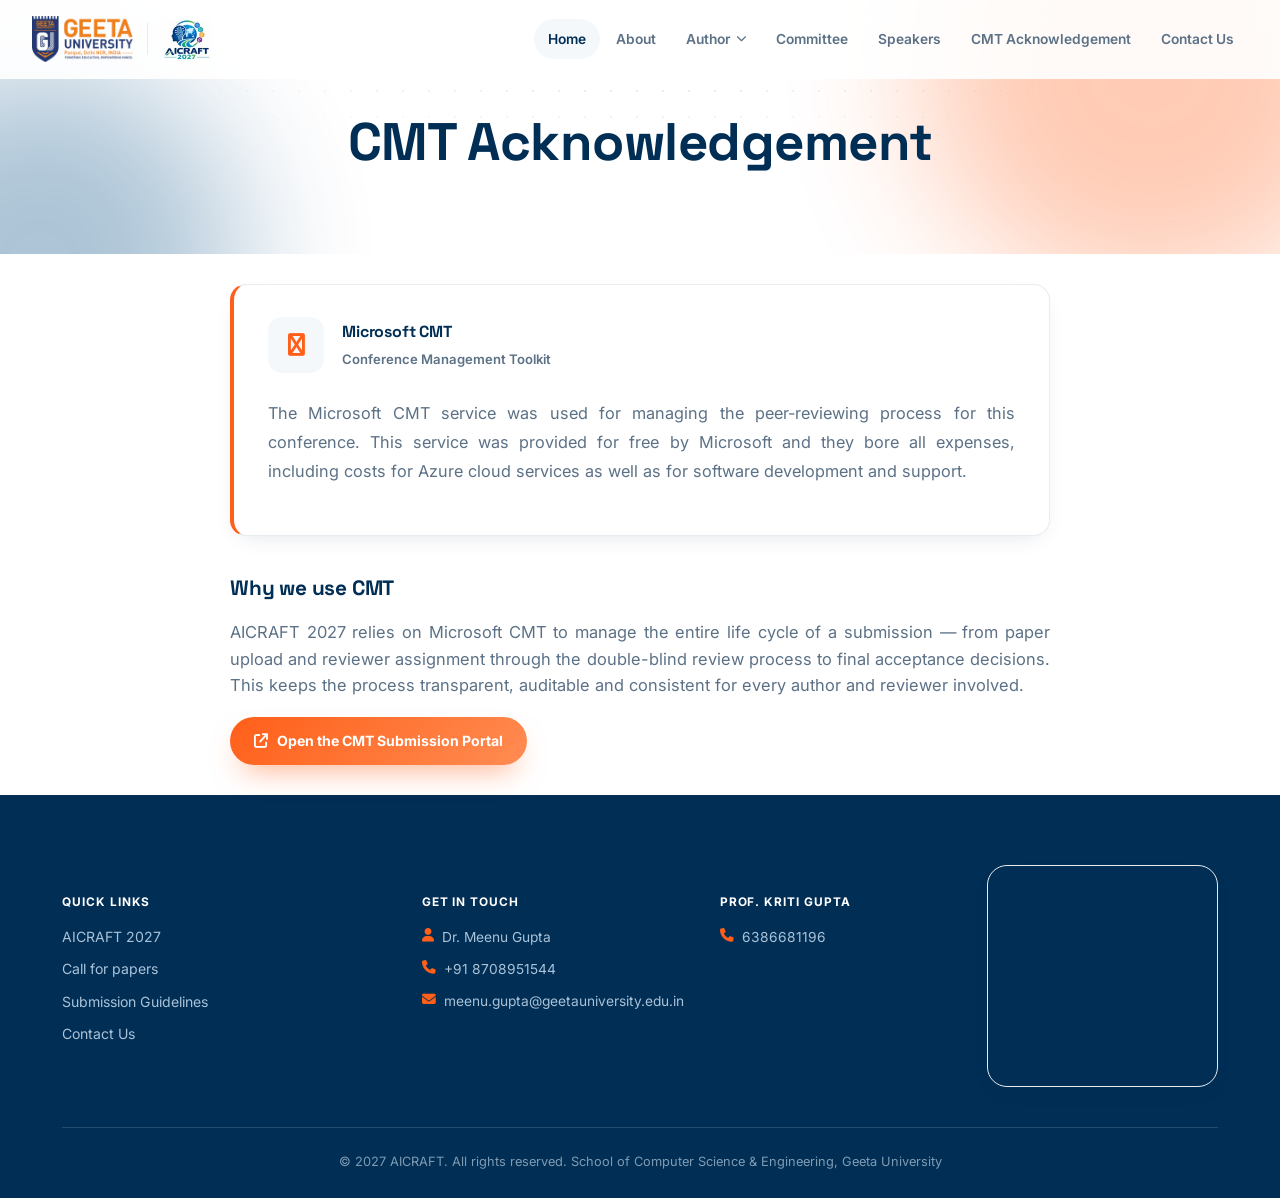
<file: cmt-acknowledgement.html>
<!DOCTYPE html>
<html lang="en">

<head>
  <meta charset="UTF-8">
  <meta name="viewport" content="width=device-width, initial-scale=1.0">
  <title>AICRAFT 2027 — International Conference on
    AI, Computing, Resilient and Autonomous Future Technologies</title>
  <link rel="icon"
    href="data:image/svg+xml,%3Csvg xmlns='http://www.w3.org/2000/svg' viewBox='0 0 100 100'%3E%3Crect width='100' height='100' rx='24' fill='%23012e55'/%3E%3Ccircle cx='50' cy='42' r='16' fill='%23ff5f19'/%3E%3Crect x='30' y='66' width='40' height='9' rx='4.5' fill='white'/%3E%3C/svg%3E">
  <link rel="preconnect" href="https://fonts.googleapis.com">
  <link rel="preconnect" href="https://fonts.gstatic.com" crossorigin>
  <link
    href="https://fonts.googleapis.com/css2?family=Space+Grotesk:wght@500;600;700&family=Inter:wght@400;500;600;700;800&display=swap"
    rel="stylesheet">
  <link rel="stylesheet" href="https://cdnjs.cloudflare.com/ajax/libs/font-awesome/6.5.1/css/all.min.css">
  <link rel="stylesheet" href="assets/css/styles.css">
</head>

<body>
  <nav class="nav" id="nav">
    <a href="index.html" class="brand">
      <img src="assets/img/geeta-university-logo.png" alt="Geeta University">
      <div class="brand-sep"></div>
      <img src="assets/img/aicraft-logo.jpeg" alt="AICRAFT 2027" style="height:50px;">
    </a>
    <ul class="nav-links" id="navLinks">
      <li><a href="index.html" class="active">Home</a></li>
      <li><a href="index.html#about">About</a></li>
      <li class="has-dropdown">
        <button class="nav-drop-btn">Author <i class="fa-solid fa-chevron-down"></i></button>
        <div class="dropdown-menu">
          <a href="call-for-papers.html"><i class="fa-solid fa-bullhorn"></i>Call for Papers</a>
          <a href="paper-submission-guidelines.html"><i class="fa-solid fa-file-arrow-up"></i>Paper Submission
            Guidelines</a>

          <a href="index.html#important-dates"><i class="fa-solid fa-calendar-days"></i>Proposed Dates</a>
          <a href="camera_ready_submission.html"><i class="fa-solid fa-bullhorn"></i>Camera ready submission</a>
          <a href="index.html#registration-dates"><i class="fa-solid fa-user-check"></i>Registration Details</a>
        </div>
      </li>
      <li><a href="committee.html">Committee</a></li>
      <li><a href="index.html#speakers">Speakers</a></li>
      <li><a href="cmt-acknowledgement.html">CMT Acknowledgement</a></li>
      <li><a href="contact.html">Contact Us</a></li>
    </ul>
        <!-- MOBILE MENU OPEN BUTTON -->
    <button class="burger" id="burger" aria-label="Open menu">
      <i class="fa-solid fa-bars"></i>
    </button>
  </nav>

  <div class="mobile-menu" id="mobileMenu">
    <div class="mobile-menu-top">
      <div class="brand"><img src="assets/img/aicraft-logo.jpeg" alt="AICRAFT 2027" style="height:34px;"></div>
      <button class="burger" id="closeBurger"><i class="fa-solid fa-xmark"></i></button>
    </div>
    <a href="index.html">Home</a>
    <a href="index.html#about">About</a>
    <div class="mobile-drop">
      <a href="javascript:void(0)" class="mobile-toggle">Author <i
          class="fa-solid fa-chevron-down mobile-toggle-caret"></i></a>
      <div class="mobile-sub">
        <a href="call-for-papers.html">Call for Papers</a>
        <a href="paper-submission-guidelines.html">Paper Submission Guidelines</a>

        <a href="index.html#important-dates">Proposed Dates</a>
        <a href="camera_ready_submission.html"></i>Camera ready submission</a>
        <a href="index.html#registration-dates">Registration Details</a>
      </div>
    </div>
    <a href="committee.html">Committee</a>
    <a href="index.html#speakers">Speakers</a>
    <a href="cmt-acknowledgement.html">CMT Acknowledgement</a>
    <a href="contact.html">Contact Us</a>
  </div>
  <main>

    <section class="page-hero">
      <div class="dotgrid"></div>
      <div class="blob blob1"></div>
      <div class="blob blob2"></div>
      <div class="wrap">
        <h1 class="reveal">CMT Acknowledgement</h1>
      </div>
    </section>

    <section class="sect">
      <div class="wrap">
        <div class="prose reveal" style="max-width:820px;">
          <div class="ack-box">
            <div class="cmt-logo-row">
              <div class="cmt-badge"><i class="fa-solid fa-microsoft"></i></div>
              <div>
                <h4 style="margin-bottom:2px;">Microsoft CMT</h4>
                <span style="font-size:.82rem; color:var(--ink-soft); font-weight:600;">Conference Management
                  Toolkit</span>
              </div>
            </div>
            <p>The Microsoft CMT service was used for managing the peer-reviewing process for this conference. This
              service was provided for free by Microsoft and they bore all expenses, including costs for Azure cloud
              services as well as for software development and support.</p>
          </div>

          <h3>Why we use CMT</h3>
          <p>AICRAFT 2027 relies on Microsoft CMT to manage the entire life cycle of a submission — from paper upload and
            reviewer assignment through the double-blind review process to final acceptance decisions. This keeps the
            process transparent, auditable and consistent for every author and reviewer involved.</p>

          <div class="btn-row" style="justify-content:flex-start;">
            <a class="btn btn-primary" href="https://cmt3.research.microsoft.com/aicraft2027" target="_blank"
              rel="noopener"><i class="fa-solid fa-arrow-up-right-from-square"></i>Open the CMT Submission Portal</a>
          </div>
        </div>
      </div>
    </section>

    <footer>
      <div class="wrap">
        <div class="foot-grid">
          <div class="fcol">
            <h6>Quick Links</h6>
            <a href="index.html#about">AICRAFT 2027</a>
            <a href="call-for-papers.html">Call for papers</a>
            <a href="paper-submission-guidelines.html">Submission Guidelines</a>
            <a href="contact.html">Contact Us</a>
          </div>
          <div class="fcol">
            <h6>Get In Touch</h6>
            <div class="contact-line"><i class="fa-solid fa-user"></i><span>Dr. Meenu Gupta</span></div>
            <div class="contact-line"><i class="fa-solid fa-phone"></i><span>+91 8708951544</span></div>
            <div class="contact-line"><i
                class="fa-solid fa-envelope"></i><span>meenu.gupta@geetauniversity.edu.in</span></div>
          </div>
          <div class="fcol">
            <h6>Prof. Kriti Gupta</h6>
            <div class="contact-line"><i class="fa-solid fa-phone"></i><span>6386681196</span></div>
          </div>
          <div class="fcol">
            <div class="map-frame-footer">
              <iframe src="https://www.google.com/maps?q=Geeta+University+Panipat&output=embed" loading="lazy"
                referrerpolicy="no-referrer-when-downgrade" title="Geeta University, Panipat location"></iframe>
            </div>
          </div>
        </div>
        <div class="fbar">
          <span>© 2027 AICRAFT. All rights reserved. School of Computer Science &amp; Engineering, Geeta University</span>
        </div>
      </div>
    </footer>


  </main>
  <script src="assets/js/mains.js"></script>
</body>

</html>
</file>
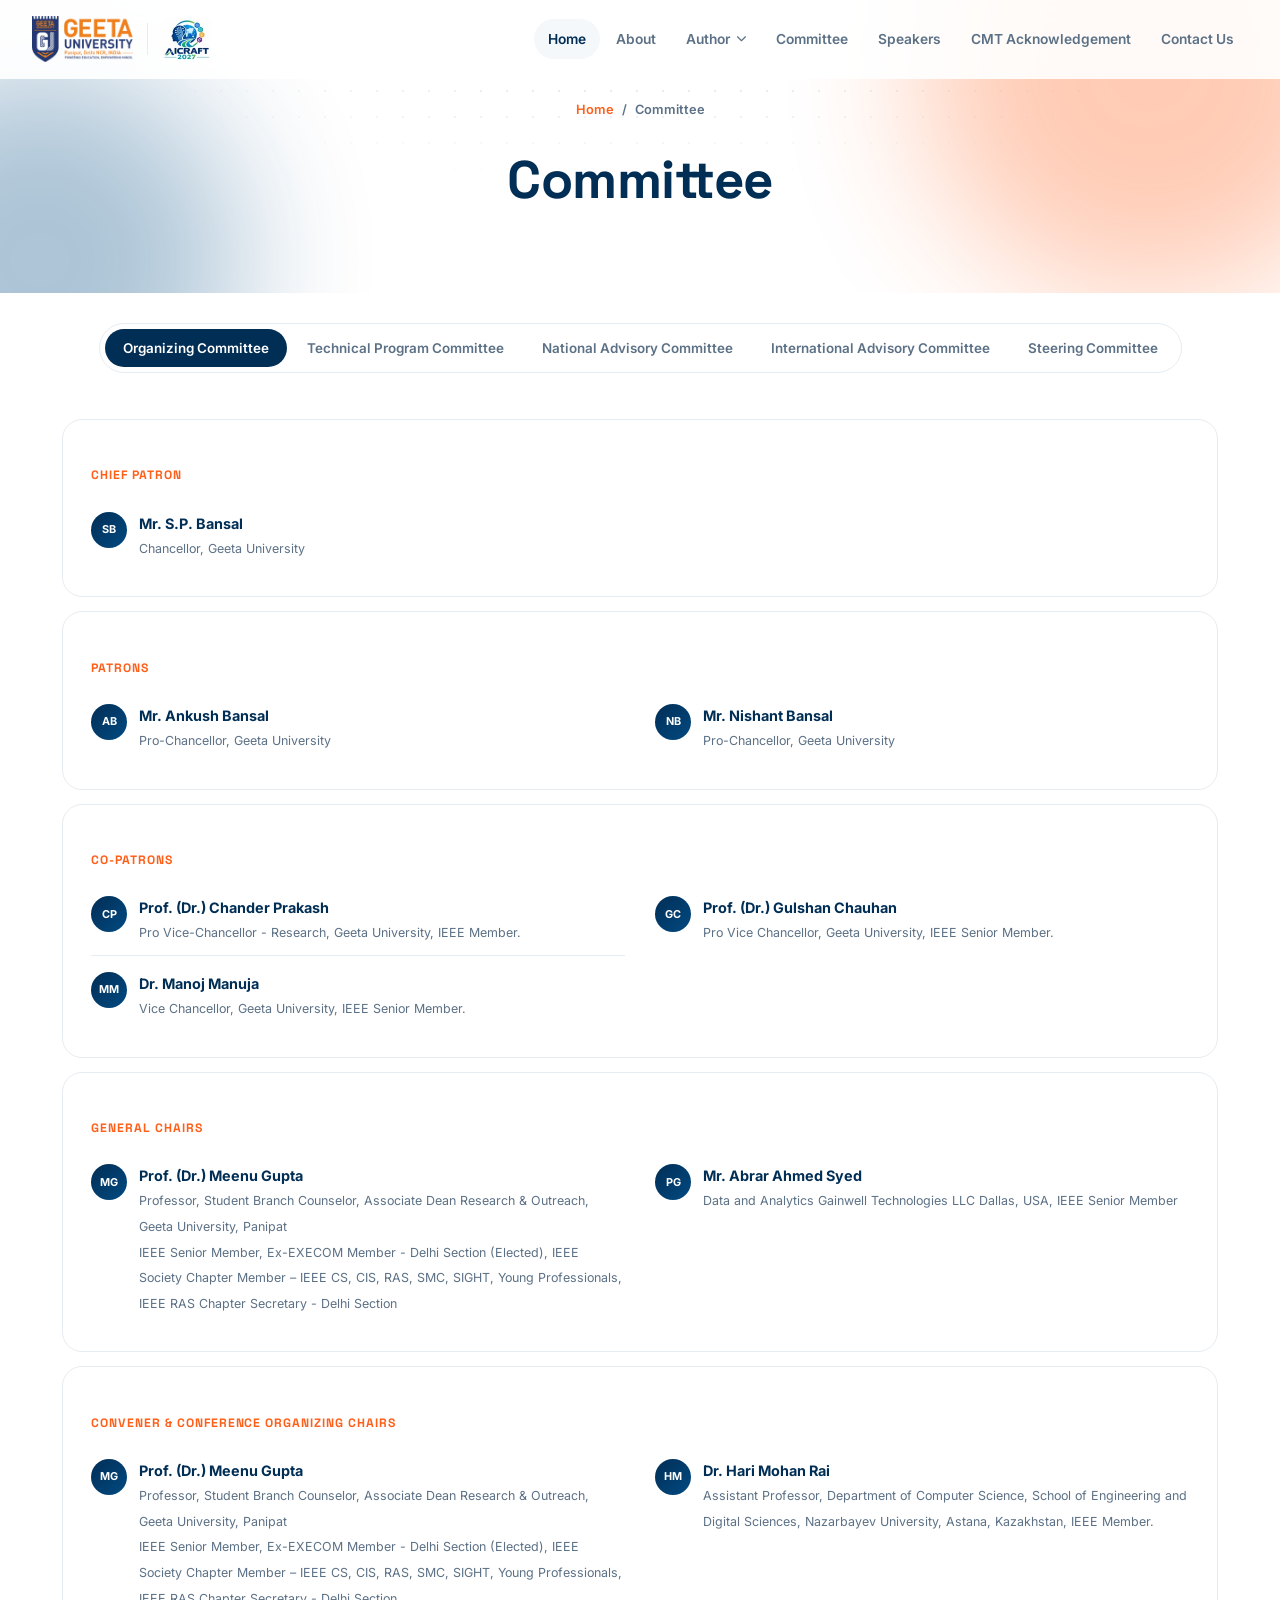
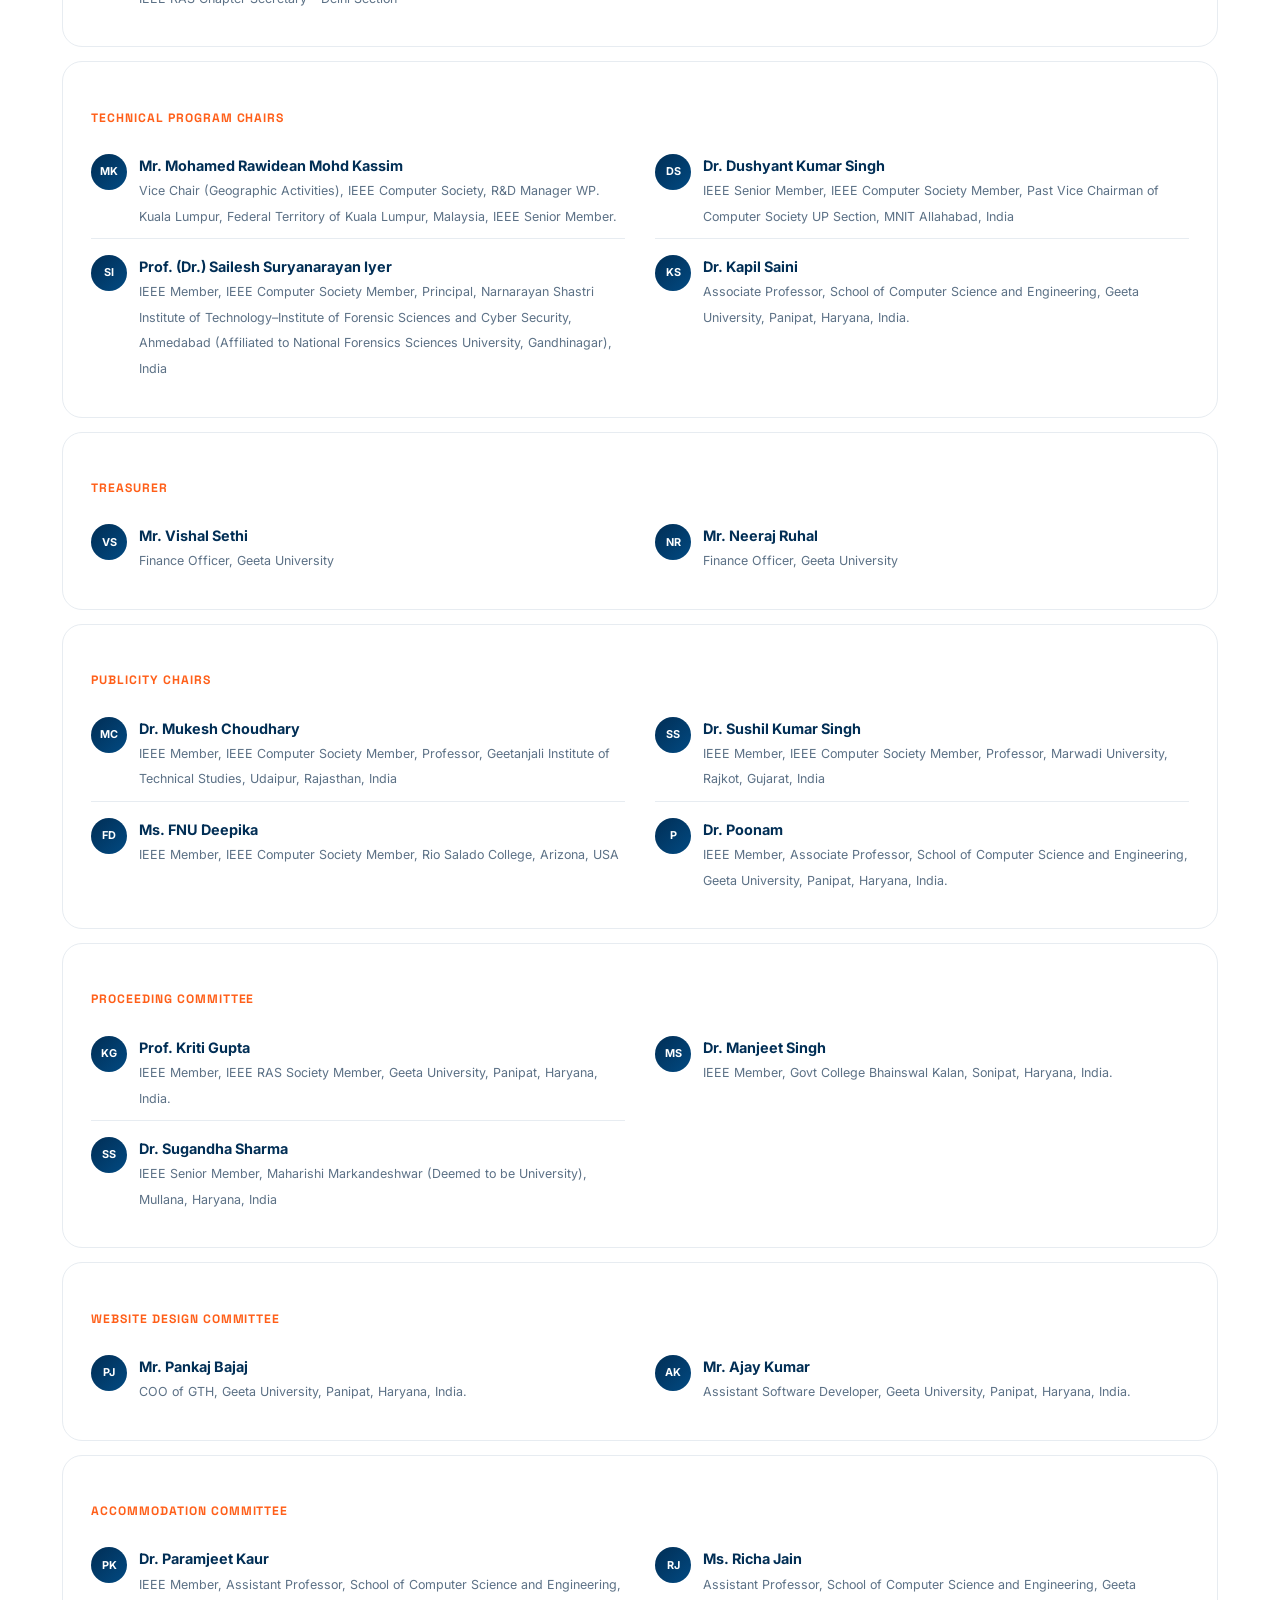
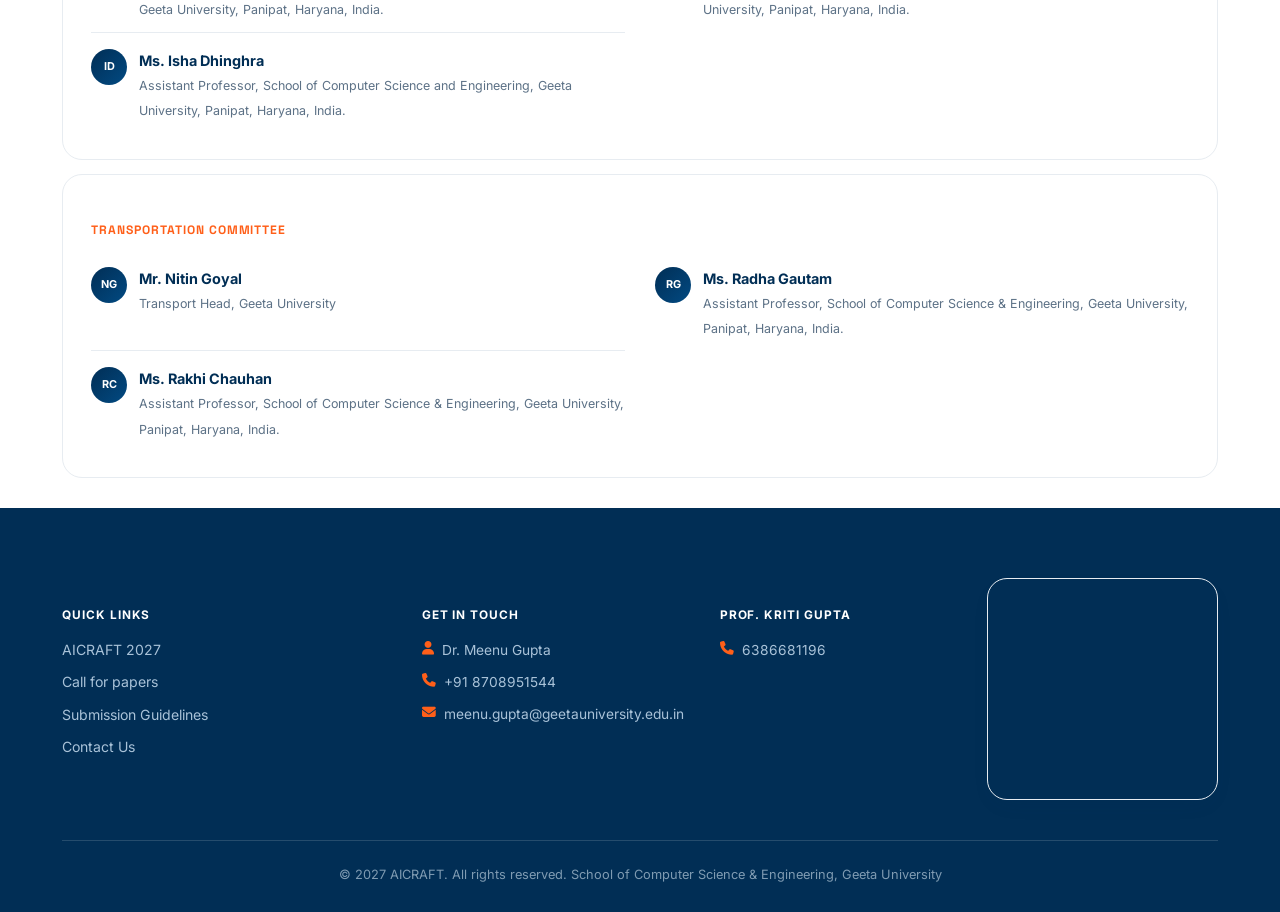
<file: committee.html>
<!DOCTYPE html>
<html lang="en">

<head>
  <meta charset="UTF-8">
  <meta name="viewport" content="width=device-width, initial-scale=1.0">
  <title>AICRAFT 2027 — International Conference on
    AI, Computing, Resilient and Autonomous Future Technologies</title>
  <link rel="icon"
    href="data:image/svg+xml,%3Csvg xmlns='http://www.w3.org/2000/svg' viewBox='0 0 100 100'%3E%3Crect width='100' height='100' rx='24' fill='%23012e55'/%3E%3Ccircle cx='50' cy='42' r='16' fill='%23ff5f19'/%3E%3Crect x='30' y='66' width='40' height='9' rx='4.5' fill='white'/%3E%3C/svg%3E">
  <link rel="preconnect" href="https://fonts.googleapis.com">
  <link rel="preconnect" href="https://fonts.gstatic.com" crossorigin>
  <link
    href="https://fonts.googleapis.com/css2?family=Space+Grotesk:wght@500;600;700&family=Inter:wght@400;500;600;700;800&display=swap"
    rel="stylesheet">
  <link rel="stylesheet" href="https://cdnjs.cloudflare.com/ajax/libs/font-awesome/6.5.1/css/all.min.css">
  <link rel="stylesheet" href="assets/css/styles.css">
</head>

<body>

  <nav class="nav" id="nav">
    <a href="index.html" class="brand">
      <img src="assets/img/geeta-university-logo.png" alt="Geeta University">
      <div class="brand-sep"></div>
      <img src="assets/img/aicraft-logo.jpeg" alt="AICRAFT 2027" style="height:50px;">
    </a>
    <ul class="nav-links" id="navLinks">
      <li><a href="index.html" class="active">Home</a></li>
      <li><a href="index.html#about">About</a></li>
      <li class="has-dropdown">
        <button class="nav-drop-btn">Author <i class="fa-solid fa-chevron-down"></i></button>
        <div class="dropdown-menu">
          <a href="call-for-papers.html"><i class="fa-solid fa-bullhorn"></i>Call for Papers</a>
          <a href="paper-submission-guidelines.html"><i class="fa-solid fa-file-arrow-up"></i>Paper Submission
            Guidelines</a>

          <a href="index.html#important-dates"><i class="fa-solid fa-calendar-days"></i>Proposed Dates</a>
          <a href="camera_ready_submission.html"><i class="fa-solid fa-bullhorn"></i>Camera ready submission</a>
          <a href="index.html#registration-dates"><i class="fa-solid fa-user-check"></i>Registration Details</a>
        </div>
      </li>
      <li><a href="committee.html">Committee</a></li>
      <li><a href="index.html#speakers">Speakers</a></li>
      <li><a href="cmt-acknowledgement.html">CMT Acknowledgement</a></li>
      <li><a href="contact.html">Contact Us</a></li>
    </ul>
    <!-- MOBILE MENU OPEN BUTTON -->
    <button class="burger" id="burger" aria-label="Open menu">
      <i class="fa-solid fa-bars"></i>
    </button>
  </nav>

  <div class="mobile-menu" id="mobileMenu">
    <div class="mobile-menu-top">
      <div class="brand"><img src="assets/img/aicraft-logo.jpeg" alt="AICRAFT 2027" style="height:34px;"></div>
      <button class="burger" id="closeBurger"><i class="fa-solid fa-xmark"></i></button>
    </div>
    <a href="index.html">Home</a>
    <a href="index.html#about">About</a>
    <div class="mobile-drop">
      <a href="javascript:void(0)" class="mobile-toggle">Author <i
          class="fa-solid fa-chevron-down mobile-toggle-caret"></i></a>
      <div class="mobile-sub">
        <a href="call-for-papers.html">Call for Papers</a>
        <a href="paper-submission-guidelines.html">Paper Submission Guidelines</a>

        <a href="index.html#important-dates">Proposed Dates</a>
        <a href="camera_ready_submission.html">Camera ready submission</a>
        <a href="index.html#registration-dates">Registration Details</a>
      </div>
    </div>
    <a href="committee.html">Committee</a>
    <a href="index.html#speakers">Speakers</a>
    <a href="cmt-acknowledgement.html">CMT Acknowledgement</a>
    <a href="contact.html">Contact Us</a>
  </div>
  <main>

    <section class="page-hero">
      <div class="dotgrid"></div>
      <div class="blob blob1"></div>
      <div class="blob blob2"></div>
      <div class="wrap">
        <div class="crumb reveal"><a href="index.html">Home</a><span>/</span><span>Committee</span></div>
        <h1 class="reveal">Committee</h1>
      </div>
    </section>

    <section class="sect">
      <div class="wrap">
        <div class="seg-wrap reveal">
          <div class="seg" data-group="committee">
            <button class="active" data-panel="p-org">Organizing Committee</button>
            <button data-panel="p-tech">Technical Program Committee</button>
            <button data-panel="p-nat">National Advisory Committee</button>
            <button data-panel="p-int">International Advisory Committee</button>
            <button data-panel="p-steer">Steering Committee</button>
            <!-- <button data-panel="p-over">Oversight Committee</button> -->
          </div>
        </div>

        <!-- ORGANIZING COMMITTEE -->
        <div class="cpanel active" id="p-org" data-group="committee">
          <div class="role-groups">
            <div class="role-block">
              <h5>Chief Patron</h5>
              <div class="role-people">
                <div class="person-row">
                  <div class="avatar">SB</div>
                  <div><span class="name">Mr. S.P. Bansal</span><span class="role">Chancellor, Geeta University</span>
                  </div>
                </div>
              </div>
            </div>

            <div class="role-block">
              <h5>Patrons</h5>
              <div class="role-people">
                <div class="person-row">
                  <div class="avatar">AB</div>
                  <div><span class="name">Mr. Ankush Bansal</span><span class="role">Pro-Chancellor, Geeta
                      University</span></div>
                </div>
                <div class="person-row">
                  <div class="avatar">NB</div>
                  <div><span class="name">Mr. Nishant Bansal</span><span class="role">Pro-Chancellor, Geeta
                      University</span></div>
                </div>

              </div>
            </div>

            <div class="role-block">
              <h5>Co-Patrons</h5>
              <div class="role-people">
                <div class="person-row">
                  <div class="avatar">CP</div>
                  <div><span class="name">Prof. (Dr.) Chander Prakash</span><span class="role">Pro Vice-Chancellor -
                      Research, Geeta University, IEEE Member.</span></div>
                </div>
                <div class="person-row">
                  <div class="avatar">GC</div>
                  <div><span class="name">Prof. (Dr.) Gulshan Chauhan</span><span class="role">Pro Vice Chancellor,
                      Geeta University, IEEE Senior Member.</span></div>
                </div>
                <div class="person-row">
                  <div class="avatar">MM</div>
                  <div><span class="name">Dr. Manoj Manuja</span><span class="role">Vice Chancellor, Geeta
                      University, IEEE Senior Member.</div>
                </div>

              </div>
            </div>


            <div class="role-block">
              <h5>General Chairs</h5>
              <div class="role-people">
                <div class="person-row">
                  <div class="avatar">MG</div>
                  <div><span class="name">Prof. (Dr.) Meenu Gupta</span><span class="role">
                      Professor, Student Branch Counselor, Associate Dean Research & Outreach, Geeta University, Panipat
                      <br>
                      IEEE Senior Member, Ex-EXECOM Member - Delhi Section (Elected), IEEE Society Chapter Member – IEEE
                      CS, CIS, RAS, SMC, SIGHT, Young Professionals,
                      IEEE RAS Chapter Secretary - Delhi Section</span></div>
                </div>
                <div class="person-row">
                  <div class="avatar">PG</div>
                  <div><span class="name">Mr. Abrar Ahmed Syed </span><span class="role">Data and Analytics
                      Gainwell Technologies LLC
                      Dallas, USA,
                      IEEE Senior Member</span></div>
                </div>
              </div>
            </div>
            <!-- <div class="role-block">
              <h5>Program Chairs</h5>
              <div class="role-people">
                <div class="person-row">
                  <div class="avatar">DP</div>
                  <div><span class="name">Dr. Dheerendra Panwar</span><span class="role">IEEE Senior Member, IEEE
                      Computer Society Member, Senior Principal Engineer, San Francisco State University,
                      USA</span></div>
                </div>
                <div class="person-row">
                  <div class="avatar">RA</div>
                  <div><span class="name">Dr. Rahul Azmeera</span><span class="role">IEEE Member, IEEE Computer
                      Society Member, University of The Cumberlands, USA</span></div>
                </div>
              </div>
            </div> -->

            <div class="role-block">
              <h5>Convener &amp; Conference Organizing Chairs</h5>
              <div class="role-people">
                <div class="person-row">
                  <div class="avatar">MG</div>
                  <div><span class="name">Prof. (Dr.) Meenu Gupta</span><span class="role">
                      Professor, Student Branch Counselor, Associate Dean Research & Outreach, Geeta University, Panipat
                      <br>
                      IEEE Senior Member, Ex-EXECOM Member - Delhi Section (Elected), IEEE Society Chapter Member – IEEE
                      CS, CIS, RAS, SMC, SIGHT, Young Professionals,
                      IEEE RAS Chapter Secretary - Delhi Section</span></div>
                </div>
                <div class="person-row">
                  <div class="avatar">HM</div>
                  <div><span class="name">Dr. Hari Mohan Rai</span><span class="role">Assistant Professor, Department of
                      Computer Science, School of Engineering and Digital Sciences, Nazarbayev University, Astana,
                      Kazakhstan, IEEE Member.</span></div>
                </div>
              </div>
            </div>

            <div class="role-block">
              <h5>Technical Program Chairs</h5>
              <div class="role-people">
                <div class="person-row">
                  <div class="avatar">MK</div>
                  <div><span class="name">Mr. Mohamed Rawidean Mohd Kassim</span><span class="role">Vice Chair
                      (Geographic
                      Activities), IEEE Computer Society, R&D Manager
                      WP. Kuala Lumpur, Federal Territory of Kuala Lumpur, Malaysia, IEEE Senior Member.</span></div>
                </div>
                <div class="person-row">
                  <div class="avatar">DS</div>
                  <div><span class="name">Dr. Dushyant Kumar Singh</span><span class="role">IEEE Senior Member, IEEE
                      Computer Society Member, Past Vice Chairman of Computer Society UP Section, MNIT Allahabad,
                      India</span></div>
                </div>
                <div class="person-row">
                  <div class="avatar">SI</div>
                  <div><span class="name">Prof. (Dr.) Sailesh Suryanarayan Iyer</span><span class="role">IEEE Member,
                      IEEE Computer Society Member, Principal, Narnarayan Shastri Institute of Technology–Institute
                      of Forensic Sciences and Cyber Security, Ahmedabad (Affiliated to National Forensics Sciences
                      University, Gandhinagar), India</span></div>
                </div>
                <div class="person-row">
                  <div class="avatar">KS</div>
                  <div><span class="name">Dr. Kapil Saini</span><span class="role">Associate Professor, School of
                      Computer Science and Engineering, Geeta University, Panipat, Haryana, India.</span></div>
                </div>
              </div>
            </div>

            <div class="role-block">
              <h5>Treasurer</h5>
              <div class="role-people">
                <!-- <div class="person-row">
                  <div class="avatar">PS</div>
                  <div><span class="name">Dr. Pranav Kumar Singh</span><span class="role">IEEE Senior Member, IEEE
                      Computer Society Member, Professor, Department of Computer Science and Engineering, Central
                      Institute of Technology Kokrajhar (Deemed to be University under Ministry of Education, GoI),
                      Balagaon, BTR, Assam, India</span></div>
                </div> -->
                <!-- <div class="person-row">
                  <div class="avatar">NG</div>
                  <div><span class="name">Dr. N. Gayathri</span><span class="role">IEEE Senior Member, IEEE Computer
                      Society Member, Professor, Gitam University, Bangalore, India</span></div>
                </div> -->
                <!-- <div class="person-row">
                  <div class="avatar">RK</div>
                  <div><span class="name">Dr. S. Rakesh Kumar</span><span class="role">IEEE Senior Member, IEEE Computer
                      Society Member, Professor, Gitam University, Bangalore, India</span></div>
                </div> -->
                <div class="person-row">
                  <div class="avatar">VS</div>
                  <div><span class="name">Mr. Vishal Sethi</span><span class="role">Finance Officer, Geeta
                      University</span></div>
                </div>
                <div class="person-row">
                  <div class="avatar">NR</div>
                  <div><span class="name">Mr. Neeraj Ruhal</span><span class="role">Finance Officer, Geeta
                      University</span></div>
                </div>

              </div>
            </div>

            <div class="role-block">
              <h5>Publicity Chairs</h5>
              <div class="role-people">
                <div class="person-row">
                  <div class="avatar">MC</div>
                  <div><span class="name">Dr. Mukesh Choudhary</span><span class="role">IEEE Member, IEEE Computer
                      Society Member, Professor, Geetanjali Institute of Technical Studies, Udaipur, Rajasthan,
                      India</span></div>
                </div>
                <div class="person-row">
                  <div class="avatar">SS</div>
                  <div><span class="name">Dr. Sushil Kumar Singh</span><span class="role">IEEE Member, IEEE Computer
                      Society Member, Professor, Marwadi University, Rajkot, Gujarat, India</span></div>
                </div>
                <div class="person-row">
                  <div class="avatar">FD</div>
                  <div><span class="name">Ms. FNU Deepika</span><span class="role">IEEE Member, IEEE Computer
                      Society Member, Rio Salado College, Arizona, USA</span></div>
                </div>
                <div class="person-row">
                  <div class="avatar">P</div>
                  <div><span class="name">Dr. Poonam</span><span class="role">IEEE Member, Associate Professor, School
                      of Computer Science and Engineering, Geeta University, Panipat, Haryana, India.</span></div>
                </div>
              </div>
            </div>
            <div class="role-block">
              <h5>Proceeding Committee</h5>
              <div class="role-people">
                <!-- <div class="person-row">
                  <div class="avatar">SS</div>
                  <div><span class="name">Dr. Shamneesh Sharma</span><span class="role">IEEE Senior Member,
                      Professor, School of Computer Science and Engineering, Geeta University, Panipat, Haryana,
                      India</span></div>
                </div> -->
                <div class="person-row">
                  <div class="avatar">KG</div>
                  <div><span class="name">Prof. Kriti Gupta</span><span class="role">IEEE Member, IEEE RAS Society
                      Member,
                      Geeta University,
                      Panipat, Haryana, India.</span></div>
                </div>

                <div class="person-row">
                  <div class="avatar">MS</div>
                  <div><span class="name">Dr. Manjeet Singh</span><span class="role">IEEE Member, Govt College Bhainswal
                      Kalan,
                      Sonipat, Haryana, India.</span></div>
                </div>
                <div class="person-row">
                  <div class="avatar">SS</div>
                  <div><span class="name">Dr. Sugandha Sharma</span><span class="role">
                      IEEE Senior Member, Maharishi Markandeshwar (Deemed to be University), Mullana, Haryana,
                      India</span></div>
                </div>
              </div>
            </div>
            <div class="role-block">
              <h5>Website Design Committee</h5>
              <div class="role-people">
                <div class="person-row">
                  <div class="avatar">PJ</div>
                  <div><span class="name">Mr. Pankaj Bajaj</span><span class="role">COO of GTH, Geeta
                      University, Panipat, Haryana, India.
                    </span></div>
                </div>
                <div class="person-row">
                  <div class="avatar">AK</div>
                  <div><span class="name">Mr. Ajay Kumar</span><span class="role">Assistant Software Developer, Geeta
                      University, Panipat, Haryana, India.
                    </span></div>
                </div>
              </div>
            </div>
            <div class="role-block">
              <h5>Accommodation Committee</h5>
              <div class="role-people">
                <div class="person-row">
                  <div class="avatar">PK</div>
                  <div><span class="name">Dr. Paramjeet Kaur</span><span class="role">IEEE Member, Assistant Professor,
                      School of
                      Computer Science and Engineering, Geeta University, Panipat, Haryana, India.</span></div>
                </div>
                <div class="person-row">
                  <div class="avatar">RJ</div>
                  <div><span class="name">Ms. Richa Jain</span><span class="role">Assistant Professor, School of
                      Computer Science and Engineering, Geeta University, Panipat, Haryana, India.</span></div>
                </div>
                <div class="person-row">
                  <div class="avatar">ID</div>
                  <div><span class="name">Ms. Isha Dhinghra</span><span class="role">Assistant Professor, School of
                      Computer Science and Engineering, Geeta University, Panipat, Haryana, India.</span></div>
                </div>

              </div>
            </div>

            <div class="role-block">
              <h5>Transportation Committee</h5>
              <div class="role-people">
                <div class="person-row">
                  <div class="avatar">NG</div>
                  <div><span class="name">Mr. Nitin Goyal</span><span class="role">Transport Head, Geeta
                      University</span></div>
                </div>
                <div class="person-row">
                  <div class="avatar">RG</div>
                  <div><span class="name">Ms. Radha Gautam</span><span class="role">Assistant Professor, School of
                      Computer Science & Engineering, Geeta University, Panipat, Haryana, India.</span></div>
                </div>
                <div class="person-row">
                  <div class="avatar">RC</div>
                  <div><span class="name">Ms. Rakhi Chauhan</span><span class="role">Assistant Professor, School of
                      Computer Science & Engineering, Geeta University, Panipat, Haryana, India.</span></div>
                </div>
              </div>
            </div>
          </div>
        </div>
        <!-- TECHNICAL PROGRAM COMMITTEE -->
        <div class="cpanel" id="p-tech" data-group="committee">
          <div class="list-search"><i class="fa-solid fa-magnifying-glass"></i><input type="text"
              data-search-target="techList" data-search-count="techCount" placeholder="Search by name or institution…">
          </div>
          <div class="list-count" id="techCount">60 results</div>
          <div class="num-list">
            <div class="num-cols" id="techList"></div>
          </div>
        </div>

        <!-- NATIONAL ADVISORY COMMITTEE -->
        <div class="cpanel" id="p-nat" data-group="committee">
          <div class="list-search"><i class="fa-solid fa-magnifying-glass"></i><input type="text"
              data-search-target="natList" data-search-count="natCount" placeholder="Search by name or institution…">
          </div>
          <div class="list-count" id="natCount">65 results</div>
          <div class="num-list">
            <div class="num-cols" id="natList"></div>
          </div>
        </div>

        <!-- INTERNATIONAL ADVISORY COMMITTEE -->
        <div class="cpanel" id="p-int" data-group="committee">
          <div class="list-search"><i class="fa-solid fa-magnifying-glass"></i><input type="text"
              data-search-target="intList" data-search-count="intCount" placeholder="Search by name or institution…">
          </div>
          <div class="list-count" id="intCount">62 results</div>
          <div class="num-list">
            <div class="num-cols" id="intList"></div>
          </div>
        </div>

        <!-- STEERING COMMITTEE -->

        <div class="cpanel" id="p-steer" data-group="committee">
          <div class="role-groups">
            <div class="role-block">
              <h5>Steering Committee</h5>
              <div class="role-people">
                <div class="person-row">
                  <div class="avatar">BR</div>
                  <div><span class="name">Prof. (Dr.) Balwinder Raj</span><span class="role">Associate Professor, NIT
                      Jalandhar, India, IEEE Senior Member</span></div>
                </div>
                <div class="person-row">
                  <div class="avatar">SS</div>
                  <div><span class="name">Prof. (Dr.) Sunil Kumar Singh</span><span class="role">Professor &amp; Head,
                      Department of Computer Science &amp; Engineering, Chandigarh College of Engineering &amp;
                      Technology, Sector-26, Chandigarh, India, IEEE Senior Member</span></div>
                </div>
                <div class="person-row">
                  <div class="avatar">PB</div>
                  <div><span class="name">Prof. (Dr.) Prasanalakshmi Balaji</span><span class="role">King Khalid
                      University, Saudi Arabia, IEEE Member</span></div>
                </div>
                <div class="person-row">
                  <div class="avatar">MM</div>
                  <div><span class="name">Prof. (Dr.) Minakshi Memoria</span><span class="role">College of Computer
                      Science, King Khalid University, Abha, Saudi Arabia, IEEE Senior Member</span></div>
                </div>
                <div class="person-row">
                  <div class="avatar">MS</div>
                  <div><span class="name">Mr. Monu Sharma</span><span class="role">Senior IT Solutions Architect, Valley
                      Health System, Winchester, VA, USA, IEEE Senior Member</span></div>
                </div>
              </div>
            </div>
          </div>
        </div>



        <!-- OVERSIGHT COMMITTEE
        <div class="cpanel" id="p-over" data-group="committee">
          <div class="role-groups">
            <div class="role-block">
              <h5>Oversight Committee</h5>
              <div class="role-people">
                <div class="person-row">
                  <div class="avatar">EG</div>
                  <div><span class="name">Dr. Ekta Gandotra</span><span class="role">Lead Member Coordinator for
                      InCACCT–2025 · Member, IEEE Delhi Section STDCOM on T&amp;P Act</span></div>
                </div>
                <div class="person-row">
                  <div class="avatar">MB</div>
                  <div><span class="name">Prof. Mahesh M Bundele</span><span class="role">Executive Committee Member ·
                      Member, IEEE Delhi Section STDCOM on T&amp;P Act</span></div>
                </div>
                <div class="person-row">
                  <div class="avatar">RS</div>
                  <div><span class="name">Prof. Rajnish Sharma</span><span class="role">Section Secretary · Member, IEEE
                      Delhi Section STDCOM on T&amp;P Act</span></div>
                </div>
                <div class="person-row">
                  <div class="avatar">CR</div>
                  <div><span class="name">Prof. Chakradhar C Reddy</span><span class="role">Executive Committee Member ·
                      Member, IEEE Delhi Section STDCOM on T&amp;P Act</span></div>
                </div>
                <div class="person-row">
                  <div class="avatar">VS</div>
                  <div><span class="name">Prof. Vivek Shrivastava</span><span class="role">PES-IAS Chapter Secretary ·
                      Member, IEEE Delhi Section STDCOM on T&amp;P Act</span></div>
                </div>
                <div class="person-row">
                  <div class="avatar">SK</div>
                  <div><span class="name">Dr. Sneha Kabra</span><span class="role">Section Joint Secretary · Member,
                      IEEE Delhi Section STDCOM on T&amp;P Act</span></div>
                </div>
              </div>
            </div>
          </div>
        </div> -->

      </div>
    </section>

    <!-- <section class="wrap">
      <div class="cta reveal">
        <h2>Interested in joining a committee?</h2>
        <p>Reach out to the conference secretariat — we welcome reviewers and volunteers from academia and industry.</p>
        <div class="btn-row">
          <a class="btn btn-primary" href="contact.html"><i class="fa-solid fa-envelope"></i>Contact Us</a>
        </div>
      </div>
    </section> -->

    <footer>
      <div class="wrap">
        <div class="foot-grid">
          <div class="fcol">
            <h6>Quick Links</h6>
            <a href="index.html#about">AICRAFT 2027</a>
            <a href="call-for-papers.html">Call for papers</a>
            <a href="paper-submission-guidelines.html">Submission Guidelines</a>
            <a href="contact.html">Contact Us</a>
          </div>
          <div class="fcol">
            <h6>Get In Touch</h6>
            <div class="contact-line"><i class="fa-solid fa-user"></i><span>Dr. Meenu Gupta</span></div>
            <div class="contact-line"><i class="fa-solid fa-phone"></i><span>+91 8708951544</span></div>
            <div class="contact-line"><i
                class="fa-solid fa-envelope"></i><span>meenu.gupta@geetauniversity.edu.in</span></div>
          </div>
          <div class="fcol">
            <h6>Prof. Kriti Gupta</h6>
            <div class="contact-line"><i class="fa-solid fa-phone"></i><span>6386681196</span></div>
          </div>
          <div class="fcol">
            <div class="map-frame-footer">
              <iframe src="https://www.google.com/maps?q=Geeta+University+Panipat&output=embed" loading="lazy"
                referrerpolicy="no-referrer-when-downgrade" title="Geeta University, Panipat location"></iframe>
            </div>
          </div>
        </div>
        <div class="fbar">
          <span>© 2027 AICRAFT. All rights reserved. School of Computer Science &amp; Engineering, Geeta
            University</span>
        </div>
      </div>
    </footer>

  </main>

  <script>
    function renderList(id, items) {
      const el = document.getElementById(id);
      items.forEach((entry, i) => {
        const sepIdx = entry.indexOf(' – ') !== -1 ? entry.indexOf(' – ') : entry.indexOf(', ');
        const sepLen = entry.indexOf(' – ') !== -1 ? 3 : 2;
        const name = sepIdx !== -1 ? entry.slice(0, sepIdx) : entry;
        const rest = sepIdx !== -1 ? entry.slice(sepIdx + sepLen) : '';
        const div = document.createElement('div');
        div.className = 'num-item';
        div.dataset.search = entry.toLowerCase();
        div.innerHTML = `<span class="idx">${String(i + 1).padStart(2, '0')}</span><span><b>${name}</b>${rest ? ' — ' + rest : ''}</span>`;
        el.appendChild(div);
      });
    }

    const technical = [
      "Dr. Ahmed A. Elngar – Beni-Suef University, Egypt / AUE, Dubai, UAE",
      "Dr. Ayush Dogra – Ronin Institute, USA",
      "Dr. Vedpal – J. C. Bose University of Science and Technology, India",
      "Dr. Mohamed Yasin Noor Mohamed – Sultan Qaboos University, Oman",
      "Dr. Tanvi Arora – Chandigarh Engineering College, Landran, India",
      "Dr. Maheshwari Prasad Singh – NIT Patna, India",
      "Dr. Syed Mutahar Aaqib – Amar Singh College, Srinagar, India",
      "Prof. Rajdeep Kaur – Chandigarh University, Punjab, India",
      "Prof. (Dr.) Reshma Banu – GSSS Institute, New Delhi, India",
      "Dr. Dushyant Kumar Singh – MNNIT Allahabad, India",
      "Dr. Pooja Pathak – GLA University, India",
      "Dr. B. Sundaravadivazhagn – University of Technology and Applied Sciences, Oman",
      "Dr. Neeraj Kumar Pandey – DIT University, Dehradun, India",
      "Prof. (Dr.) Neeraj Kumar – Thapar Institute, Patiala, India",
      "Dr. Narina Thakur – Bhagwan Parshuram Institute of Technology, Delhi",
      "Prof. (Dr.) S. Albert Alexander – Kongu Engineering College, India",
      "Prof. Aman Dureja – Bhagwan Parshuram Institute of Technology, New Delhi",
      "Dr. Rituraj Soni – Engineering College Bikaner, Rajasthan, India",
      "Prof. (Dr.) Avinash Sharma – Maharishi Markandeshwar Engineering College, India",
      "Dr. Gagangeet Singh Aujla – Durham University, UK",
      "Prof. (Dr.) Salah Albermany – University of Kufa, Iraq",
      "Dr. Parvathaneni Naga Srinivasu – VNR VJIET, Hyderabad, India",
      "Prof. Reeya Agrawal – GLA University, Mathura, India",
      "Prof. Puneet Kumar – Chandigarh University, Punjab, India",
      "Prof. Binny S. – Kristu Jyoti College of Management & Tech, Kerala, India",
      "Prof. Ajay Dureja – Tecnia Institute, New Delhi, India",
      "Dr. Amrit Pal – VIT Chennai, India",
      "Dr. Pradeep N – Bapuji Institute, Davangere, Karnataka, India",
      "Prof. (Dr.) Xiao-Zhi Gao – University of Eastern Finland, Finland",
      "Dr. Ashish Khanna – Maharaja Agrasen Institute, New Delhi, India",
      "Dr. V. Sivakumar – Dayananda Sagar Academy, Karnataka, India",
      "Dr. Abid Hussain – Career Point University, Rajasthan, India",
      "Dr. Payal Gulati – YMCA Faridabad, India",
      "Prof. Ajitesh Kumar – GLA University, Mathura, India",
      "Prof. (Dr.) Sukhvinder Kaur – Punjab, India",
      "Prof. Shikha Verma – JSS Academy of Technical Education, Noida, India",
      "Prof. (Dr.) Zdzislaw Polkowski – WSG University, Poland",
      "Prof. Jitesh Kumar Bhatia – GLA University, Mathura, India",
      "Dr. R. Karthikeyan Ramamoorthy – Vardhaman College, Hyderabad, India",
      "Dr. Manu Gupta – Sreenidhi Institute, Hyderabad, India",
      "Prof. Sania Kukkar – Tecnia Institute, New Delhi, India",
      "Dr. Pranav K Singh – CIT Kokrajhar, Assam, India",
      "Dr. Ashish Kumar – Bharati Vidyapeeth College of Engineering, New Delhi",
      "Dr. Ihtiram Raza Khan – Jamia Hamdard, New Delhi, India",
      "Prof. Charu Awasthi – KIET, Ghaziabad, India",
      "Prof. (Dr.) S. S. Tyagi – IITM, Greater Noida",
      "Dr. Mohamed El Malki – Mohammed First University, Morocco",
      "Prof. (Dr.) Seifeddine Kadry – Noroff University College, Norway",
      "Dr. Ambooj – Tecnia Institute, New Delhi, India",
      "Prof. Abhishek Goyal – Raj Kumar Goel Institute, Ghaziabad, India",
      "Dr. Ahmed Y Mohammed – University of Mosul, Iraq",
      "Prof. (Dr.) Srinivasa K G – IIIT Naya Raipur, India",
      "Prof. Amiripalli Shanmuk Srinivas – GITAM University, Andhra Pradesh, India",
      "Mr. Samuel Jigme Harrison – ST Microelectronics, Singapore",
      "Prof. Dr. Anand Nayyar – Duy Tan University, Vietnam",
      "Dr. Renu Dhir – NIT Jalandhar, India",
      "Prof. Dr. Pawan Whig – VIPS, New Delhi, India",
      "Dr. S. Jawahar – Sri Krishna College, Coimbatore, India",
      "Dr. Sharad – Chitkara University, Punjab, India",
      "Dr. Prabhu Jayagopal – VIT, Tamil Nadu, India"
    ];

    const national = [
      "Prof. Bharti Jaidev Khemani, Assistant Professor, A. P. Shah Institute of Technology, Computer Engineering Department",
      "Prof. (Dr.) Santhosh Krishna B V, Associate Professor, Computer Science and Engineering, New Horizon College of Engineering",
      "Prof. (Dr.) Irfan Alam, Assistant Professor, Centre For Security and Digital Forensics, Scai, VIT Bhopal University",
      "Prof. (Dr.) Jjohn Paul, Assistant Professor, Karunya Institute of Technology and Sciences",
      "Prof. Muralikrishna Ch, Research Associate, Bits-Pilani, Hyderabad Campus",
      "Prof. Syedali Mehdi, Assistant Professor, Jamia Hamdard, Department of CSE",
      "Prof. (Dr.) Lalit kumar Bansal, Associate Professor, Maharishi Markandeshwar Deemed to be University, Mullana Ambala Haryana",
      "Prof. (Dr.) Sabitha Banu A, Assistant Professor, PSGR Krishnammal College For Women, Department of Computer Science With Cybersecurity",
      "Prof. Sravanthi Dontu, PhD Research Scholar & IT Professional, University of The Cumberlands, Dept. of Information Technology",
      "Prof. Garima Mathur, Head & Professor, Poornima College of Engineering Jaipur, Department of Electronics and Communication Engineering",
      "Prof. (Dr.) Devidas S, Assistant Professor, NIT-Bhopal, Department of Mathematics, Bioinformatics and Computer Applications",
      "Prof. (Dr.) Tarun Kumar Vashishth, Associate Professor, School of Computer Science and Applications, IIMT University, Meerut, U.P, India",
      "Prof. (Dr.) Sarabjotsingh Anand, Chief Technology officer, Sabudh Foundation",
      "Prof. (Dr.) Amarsinhv. Vidhate, Prof. & Head (Computer Engg. Dept.), Ramrao Adik Institute of Technology",
      "Prof. (Dr.) Saileshsuryanarayan Iyer, Dean, Rai School of Engineering, Rai University",
      "Prof. (Dr.) Siva Kumar Subramaniam, Associate Professor, Universiti Teknikal Malaysia Melaka, Faculty of Electronics and Computer Technology and Engineering",
      "Prof. (Dr.) Richana Sharma, Assistant Professor, Chandigarh University and CSE",
      "Prof. (Dr.) Sanjeev Sharma, Professor and Director, New Horizon College of Engineering",
      "Prof. (Dr.) Hirenkumar Kukadiya, Assistant Professor, Gandhinagar Institute of Computer Science and Application, Gandhinagar University",
      "Prof. Puja Dhar, Assistant Professor, Chairperson-MCA, Institute of Technology and Science, Ghaziabad",
      "Prof. (Dr.) Thanigaivelu P S, Assistant Professor, Department of Computing Technologies, SRM Institute of Science and Technology",
      "Prof. Dinesh Babu A, Assistant Professor (Sr.G), SRM Institute of Science and Technology, Vadapalani Campus",
      "Prof. Jothiraj Selvaraj, Senior Doctoral Research Fellow, SRM Institute of Science and Technology, Biomedical Engineering, Kattankulathur",
      "Prof. Ishaan Dawar, Assistant Professor, DIT University, School of Computing",
      "Prof. (Dr.) Sudharson K, Associate Professor, Rmd Engineering College, Department of Artificial Intelligence and Machine Learning",
      "Prof. Nitin Anand, Ph.D Research Scholar, Department of Computer Science and Engineering, National Institute of Technology Manipur",
      "Prof. Deepika Jegan Mohan, Assistant Professor, Dept. of Information Technology / Sona College of Technology",
      "Prof. (Dr.) Pardeepsingh Tiwana, Assistant Professor, Cgc College of Engineering Landran, Computer Science & Engineering",
      "Prof. (Dr.) Parul Datta, Assistant Professor, CSE, Chandigarh University",
      "Prof. (Dr.) Stalin David D, Associate Professor, Vel Tech Multi Tech Prof. Dr. Rangarajan Dr. Sakunthala Engineering College",
      "Prof. Selvaprasanth Panneerselvam, Assistant Professor, Department of Civil Engineering, Mailam Engineering College, Villupuram District, Tamil Nadu",
      "Prof. Subhash Chandra Pal, Senior Research Fellow, Electrical Engineering, NIT Durgapur, India",
      "Prof. (Dr.) Samraat Sharma, Associate Professor, RBMI Group of Institutions, Bareilly",
      "Prof. (Dr.) Ramesh Shunmugam, Assistant Professor, Rajalakshmi Engineering College, Mechatronics Department",
      "Prof. (Dr.) Ghaidaa Muttasher Abdulsaheb, University of Technology, University of Technology-Baghdad",
      "Prof. Deepansh Kulshrestha, Student, Department of Electrical Engineering, Madhav Institute of Technology & Science, Gwalior",
      "Prof. (Dr.) Omprakash Singh, Assistant Professor, Indian Institute of Information Technology Bhagalpur, CSE",
      "Prof. Ankur Chaudhary, Assistant Professor, Noida Institute of Engineering and Technology",
      "Prof. (Dr.) Brojokishore Mishra, Professor, NIST University",
      "Prof. (Dr.) Rakesh Kumar S, Assistant Professor, Gitam University, Dept of Computer Science and Engineering",
      "Prof. (Dr.) Sanjeevkumar Angadi, Associate Professor, Pcet'S & Nmvpm'S Nutan College of Engineering and Research",
      "Prof. (Dr.) Aditya Kumar Singh Pundir, Professor, Arya College of Engineering and Information Technology",
      "Prof. Amandeep Minhas, JRF, Electrical Engineering Department, NIT Durgapur India",
      "Prof. Sarvesh Kumar, Assistant Professor, The ICFAI University, Jaipur",
      "Prof. Garima Jain, Deputy Head, Noida Institute of Engineering and Technology",
      "Prof. (Dr.) Somnath B Thigale, Professor, CSE Dept., Fabtech Technical Campus College of Engineering & Research",
      "Prof. (Dr.) Sunilkumar Chawla, Associate Professor, Computer Science and Engineering, Chitkara University, Punjab",
      "Prof. (Dr.) Punam Rattan, Professor, School of Computer Application, Lovely Professional University",
      "Prof. Ananya Kapoor, Student, Bits Pilani Hyderabad Campus (Dept of CSIS and Economics)",
      "Prof. (Dr.) Rashmi Soni, Professor & Research Supervisor, Dayananda Sagar Academy of Technology and Management, Bengaluru",
      "Prof. Himanshu Nandanwar, Research Scholar, Department of CSE, Delhi Technological University",
      "Prof. Aaqib Danish, Assistant Professor, PIMR Parul University",
      "Prof. (Dr.) Vinayakumar Ravi, Assistant Research Professor, Center For Artificial Intelligence, Prince Mohammad Bin Fahd University",
      "Prof. Dinesh Kumar, Data Scientist, Data Science & Analytics, Idcc, Pratt & Whitney",
      "Prof. (Dr.) Balaji Chandrasekar, Assistant Professor, Department of Electrical and Electronics Engineering, SRM Institute of Science and Technology, Kattankulathur, Chennai",
      "Prof. (Dr.) Soumi Dutta, Associate Professor, Computer Science Department, Sister Nivedita University",
      "Prof. (Dr.) Ganesh Gopal Devarajan, Professor, Department of Computer Science and Engineering, SRM Institute of Science and Technology, Delhi-NCR Campus, Modinagar, Ghaziabad",
      "Prof. (Dr.) Sathish K, Assistant Professor Sg, Department of Electronics and Communications Engineering, Saveetha School of Engineering, Chennai",
      "Prof. (Dr.) Mamataben Soni, Associate Professor, Madhav University, Pindwara, Physics",
      "Prof. (Dr.) Prabhdeep Singh, Associate Professor, Chandigarh University",
      "Prof. (Dr.) Bhaskar Kapoor, Assistant Professor (Sr. Scale), Maharaja Agarsen Institute of Technology Delhi, IT Department",
      "Prof. Reenu Bhatia, Assistant Professor, PSR Govt. Degree College Baijnath, Kangra, H.P.",
      "Prof. (Dr.) Ashish Sharma, Associate Professor, Department of Computer Engineering and Applications, GLA University, Mathura (Up)",
      "Prof. (Dr.) Pradeep Narayanrao Fale, Assistant Professor, Priyadarshini College of Engineering, Nagpur",
      "Prof. (Dr.) Ravi Raushan Kumar Chaudhary, Assistant Professor, Parul University, Vadodara, Gujarat"
    ];

    const international = [
      "Dr. Dheerendra Panwar – IEEE Senior Member, IEEE Computer Society Member, Senior Principal Engineer, San Francisco State University, USA",
      "Dr. Rahul Azmeera – IEEE Member, IEEE Computer Society Member, University of The Cumberlands, USA",
      "Prof. Najmus Sakib Sizan, Senior Research Fellow, Department of Computer Science and Engineering, Jagannath University, Dhaka, Bangladesh",
      "Prof. (Dr.) Yuvaraju Chinnam, Research Scientist, Blue Eye Soft Corp. R&D, USA",
      "Prof. (Dr.) Adithya Padthe, Software Engineer, Information Technology, United States of America",
      "Prof. (Dr.) Rohith Vallabhaneni, Principal Security Architect, National Institutes of Health, United States of America",
      "Prof. (Dr.) Sanjaikanth E Vadakkethil Somanathan Pillai, Staff Site Reliability Engineer, Visa Inc., Texas, United States of America",
      "Prof. Sravanthi Dontu, PhD Research Scholar & IT Professional, University of the Cumberlands, New Jersey, United States of America",
      "Prof. (Dr.) Santosh Reddy Addula, Research Scholar, Department of Information Technology, University of the Cumberlands, United States of America",
      "Prof. Raghupathi Thota, Senior Engineering Manager, Charles Schwab, United States",
      "Prof. Somnath Banerjee, Data Engineer, Amfam, USA",
      "Prof. (Dr.) Chinmaya Dash, Associate Professor, Department of Computer Science, St. Claret College, Autonomous, Bangalore, India",
      "Prof. (Dr.) Sunita Warjri, Research Scientist, University of South Bohemia, FROV Laboratory of Signal and Image Processing, Ceske Budejovice, Czech Republic",
      "Prof. Sanat K Pattanaik, Principal Security Architect, ADP (Global Security), Atlanta, GA, USA",
      "Prof. Ram Chandra Sachan, Network Architect, Wipro, USA",
      "Prof. Gangadhararamachary Ramadudu, Software Development Manager, PayPal, United States of America",
      "Prof. Sapana Garud, AVP, Barclays, New Jersey, United States",
      "Prof. Vinoth M Manamala Sudhakar, Senior Data Scientist, Cloud Software Group Inc, Austin, Texas, United States",
      "Prof. Ronak Kumar Bathani, Senior Data Engineer, ResMed, Product Development, Atlanta, USA",
      "Prof. Praveen Tomar, Head of Data Automation (Data and AI), OFGEM, United Kingdom",
      "Prof. (Dr.) Deepak Kumar, Research Scholar, Information Technology, University of the Cumberlands, KY, USA",
      "Prof. Vinod Veeramachaneni, IT Manager, Dish LLC, USA",
      "Prof. Medha Gupta, Senior Data Engineer, Beyond Inc, United States of America",
      "Prof. Jitender Jain, Manager - Projects, Cognizant, United States of America",
      "Prof. Sunil Kumar Reddy Jorepalli, Vice President (Lead Infrastructure Engineer), JPMorgan Chase, San Francisco, California, United States",
      "Prof. Vinoth Manamala Sudhakar, Senior Data Scientist, Cloud Software Group Inc, Austin, Texas, USA",
      "Prof. Lakshmojee Koduru, Senior Business Analytics Specialist, Google, Texas, USA",
      "Prof. (Dr.) Mohan Kumar Meesala, Researcher, University of the Cumberlands, USA",
      "Prof. Vinoth Manamala Sudhakar, Senior Data Scientist, Cloud Software Group Inc, Austin, TX, United States",
      "Prof. (Dr.) Priyanka Pawar, Software Engineer / Researcher, University of the Cumberlands, Dublin, California, United States of America",
      "Prof. Kalyan Chakradhar Regula, Principal Engineering Manager, Microsoft, United States of America",
      "Prof. (Dr.) Vinayakumar Ravi, Assistant Research Professor, Center for Artificial Intelligence, Prince Mohammad Bin Fahd University, Khobar, Saudi Arabia",
      "Prof. Ronakkumar Bathani, Senior Data Engineer, ResMed, Atlanta, USA",
      "Prof. Venkata Saiteja Kalluri, CRM Developer & SME, Cleaver-Brooks, Information Technology, USA",
      "Dr. Sanman Jain Nellikar, Program Director and Faculty, Department of Accounting & Finance, Stirling School of Management, University of Stirling, RAK Campus, Ras Al Khaimah, UAE",
      "Prof. Sandeep Rangineni, Software Engineer, Pluto TV, United States",
      "Prof. (Dr.) Shamik Palit, Associate Professor, Department of Computing & Software Engineering, University of Stirling RAK Campus, United Arab Emirates",
      "Prof. Sunil Kumar CT, Director-Academics, University of Stirling, RAK, UAE",
      "Prof. Preetha V K, Assistant Professor, University of Stirling, RAK, United Arab Emirates",
      "Prof. (Dr.) Saravanakumar Gurusamy, Associate Professor, FDRE TVT Institute, Electrical and Electronics Department, Addis Ababa, Ethiopia",
      "Prof. (Dr.) Sukhjit Singh Sehra, Assistant Professor, Wilfrid Laurier University, Canada",
      "Prof. (Dr.) Hafiz Muhammad Ali, Professor, KFUPM, Saudi Arabia",
      "Prof. (Dr.) Jan Carlo Arroyo, Associate Professor, College of Information and Computing Studies, Northern Iloilo State University, Iloilo, Philippines",
      "Prof. (Dr.) Chithik Raja Mohamed Sinnaiya, Faculty, University of Technology and Applied Sciences, Salalah, Sultanate of Oman",
      "Prof. (Dr.) Ahmed Boutejdar Boutejdar, PhD Researcher, German Research Foundation DFG, Germany",
      "Prof. (Dr.) Nikolay F Djagarov, Professor, Nikola Vaptsarov Naval Academy, Electrical Department, Varna, Bulgaria",
      "Prof. (Dr.) Prasanalakshmi Balaji, Research Professor, King Khalid University, Abha, Saudi Arabia",
      "Prof. Chinu Singla, Assistant Professor, University of the People, United States of America",
      "Prof. (Dr.) Ayman Batisha, International Sustainability Institute (ISI), Egypt",
      "Prof. (Dr.) Klimis Ntalianis, Professor, University of West Attica, Department of Business Administration, Athens, Greece",
      "Prof. (Dr.) Ajay Kumar, Faculty, NIIT (China) Limited, Dept. of Learning & Development, Guiyang, China",
      "Prof. Álvaro Nuno Santos, ANFSS, Polytechnic University of Coimbra, Coimbra, Portugal",
      "Prof. (Dr.) Jayachitra Selvaraj, Senior Lecturer, University of Technology and Applied Science, Sultanate of Oman",
      "Prof. (Dr.) Charu Pujara, Program Director, Holmes Institute UK, London, United Kingdom",
      "Prof. (Dr.) Fathimathul Rajeena PP, Lecturer, Department of Computer Science, King Faisal University, Saudi Arabia",
      "Prof. Samuel Tensingh, Doctoral Researcher, The University of Sydney, Australia",
      "Prof. (Dr.) Mohamed Hasan Ibrahim, Computer Professor & Data Science Team Leader, CORELIA.ai, Egypt",
      "Prof. (Dr.) Sinan Melih Nigdeli, Researcher and Lecturer, Department of Civil Engineering, Istanbul University – Cerrahpaşa, Türkiye",
      "Prof. (Dr.) Saqi Saeed, Associate Professor, Imam Abdulrahman Bin Faisal University, Saudi Arabia",
      "Prof. Hina Gull, Lecturer, Department of Computer Information Systems, Imam Abdulrahman Bin Faisal University, Dammam, Saudi Arabia",
      "Prof. Sardar Zafar Iqbal, Lecturer, Department of Computer Information Systems, Imam Abdulrahman Bin Faisal University, Dammam, Saudi Arabia",
      "Prof. (Dr.) Sanika Singh, Program Leader, Senior Lecturer, Pearson BTEC, IT/Computing, United Arab Emirates",
      "Prof. Bourday Rachid, PhD Student, Computer Science Research Laboratory, Faculty of Sciences, IBN Tofail University, Kenitra, Morocco",
      "Prof. (Dr.) Mourade Azrour, Professor, IMIA Laboratory, MSIA Team, Faculty of Sciences and Techniques, Moulay Ismail University of Meknès, Morocco"
    ];

    renderList('techList', technical);
    renderList('natList', national);
    renderList('intList', international);
  </script>
  <script src="assets/js/mains.js"></script>
</body>

</html>
</file>
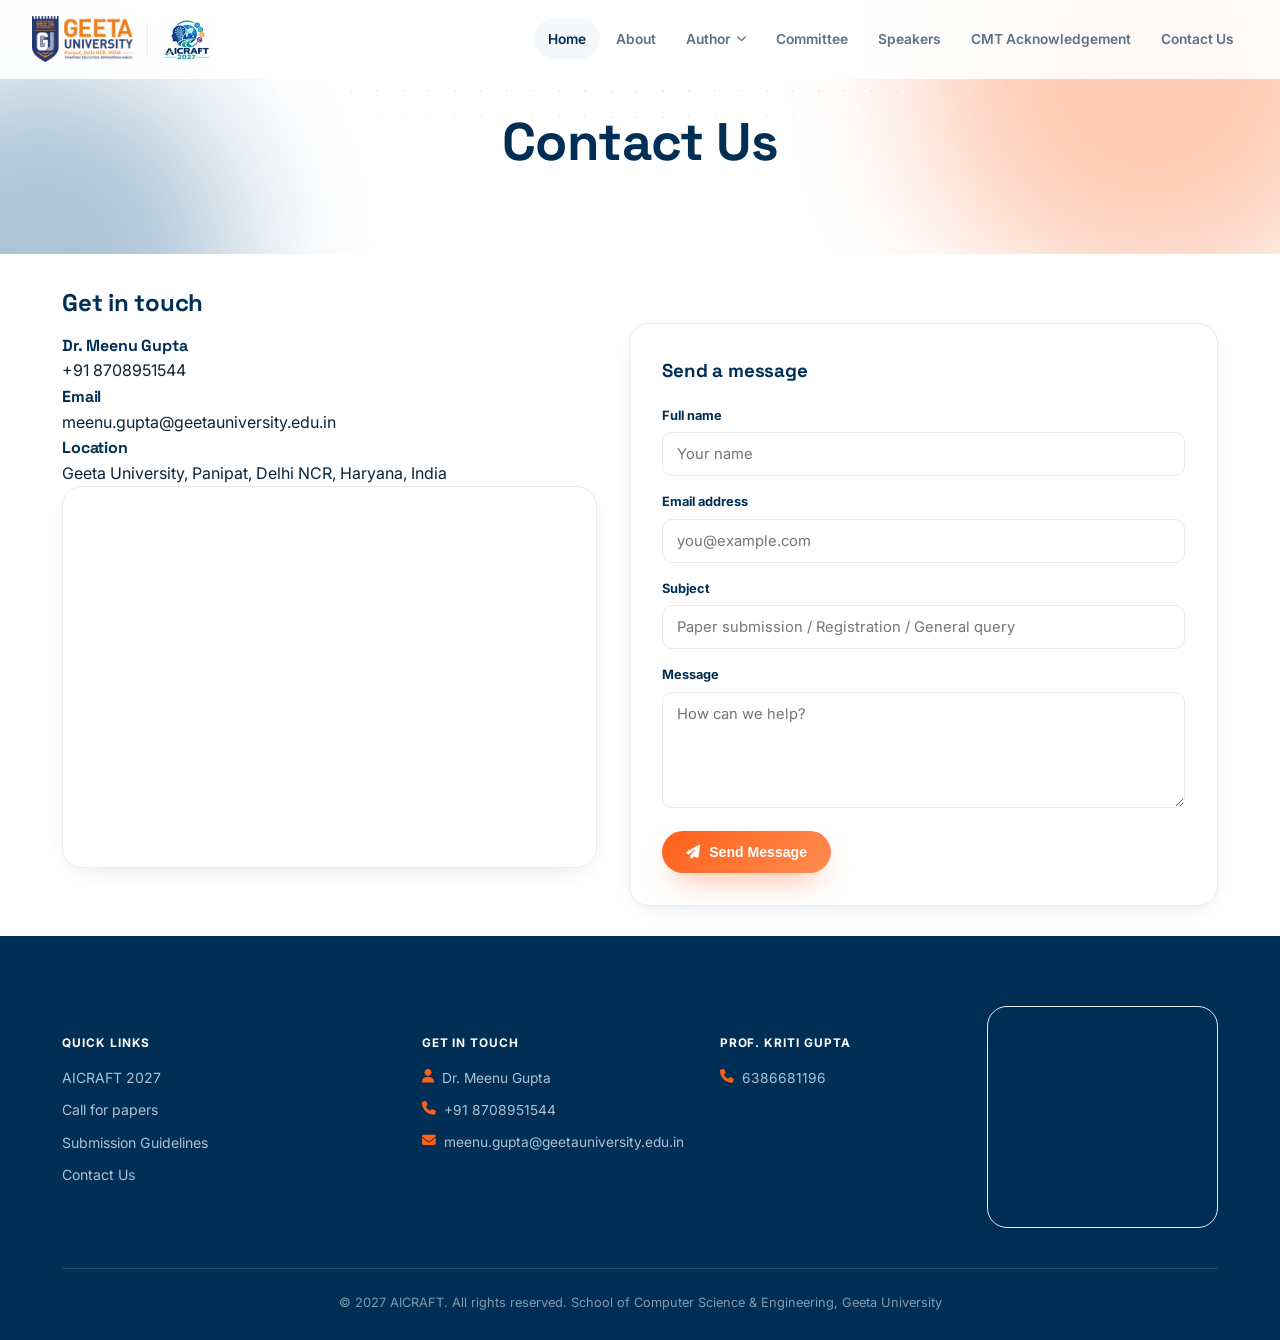
<file: contact.html>
<!DOCTYPE html>
<html lang="en">

<head>
  <meta charset="UTF-8">
  <meta name="viewport" content="width=device-width, initial-scale=1.0">
  <title>AICRAFT 2027 — International Conference on
    AI, Computing, Resilient and Autonomous Future Technologies</title>
  <link rel="icon"
    href="data:image/svg+xml,%3Csvg xmlns='http://www.w3.org/2000/svg' viewBox='0 0 100 100'%3E%3Crect width='100' height='100' rx='24' fill='%23012e55'/%3E%3Ccircle cx='50' cy='42' r='16' fill='%23ff5f19'/%3E%3Crect x='30' y='66' width='40' height='9' rx='4.5' fill='white'/%3E%3C/svg%3E">
  <link rel="preconnect" href="https://fonts.googleapis.com">
  <link rel="preconnect" href="https://fonts.gstatic.com" crossorigin>
  <link
    href="https://fonts.googleapis.com/css2?family=Space+Grotesk:wght@500;600;700&family=Inter:wght@400;500;600;700;800&display=swap"
    rel="stylesheet">
  <link rel="stylesheet" href="https://cdnjs.cloudflare.com/ajax/libs/font-awesome/6.5.1/css/all.min.css">
  <link rel="stylesheet" href="assets/css/styles.css">
  <style>
    .form-status {
      display: none;
      align-items: center;
      gap: 10px;
      background: var(--orange-soft, #fff2ea);
      border: 1px solid var(--line);
      color: var(--navy);
      font-weight: 600;
      font-size: .88rem;
      padding: 12px 16px;
      border-radius: 12px;
      margin-top: 14px;
    }

    .form-status.show {
      display: flex;
    }

    .form-status i {
      color: var(--orange);
    }
  </style>
</head>

<body>

  <nav class="nav" id="nav">
    <a href="index.html" class="brand">
      <img src="assets/img/geeta-university-logo.png" alt="Geeta University">
      <div class="brand-sep"></div>
      <img src="assets/img/aicraft-logo.jpeg" alt="AICRAFT 2027" style="height:50px;">
    </a>
    <ul class="nav-links" id="navLinks">
      <li><a href="index.html" class="active">Home</a></li>
      <li><a href="index.html#about">About</a></li>
      <li class="has-dropdown">
        <button class="nav-drop-btn">Author <i class="fa-solid fa-chevron-down"></i></button>
        <div class="dropdown-menu">
          <a href="call-for-papers.html"><i class="fa-solid fa-bullhorn"></i>Call for Papers</a>
          <a href="paper-submission-guidelines.html"><i class="fa-solid fa-file-arrow-up"></i>Paper Submission
            Guidelines</a>

          <a href="index.html#important-dates"><i class="fa-solid fa-calendar-days"></i>Proposed Dates</a>
          <a href="camera_ready_submission.html"><i class="fa-solid fa-bullhorn"></i>Camera ready submission</a>
          <a href="index.html#registration-dates"><i class="fa-solid fa-user-check"></i>Registration Details</a>
        </div>
      </li>
      <li><a href="committee.html">Committee</a></li>
      <li><a href="index.html#speakers">Speakers</a></li>
      <li><a href="cmt-acknowledgement.html">CMT Acknowledgement</a></li>
      <li><a href="contact.html">Contact Us</a></li>
    </ul>
    <!-- MOBILE MENU OPEN BUTTON -->
    <button class="burger" id="burger" aria-label="Open menu">
      <i class="fa-solid fa-bars"></i>
    </button>
  </nav>

  <div class="mobile-menu" id="mobileMenu">
    <div class="mobile-menu-top">
      <div class="brand"><img src="assets/img/aicraft-logo.jpeg" alt="AICRAFT 2027" style="height:34px;"></div>
      <button class="burger" id="closeBurger"><i class="fa-solid fa-xmark"></i></button>
    </div>
    <a href="index.html">Home</a>
    <a href="index.html#about">About</a>
    <div class="mobile-drop">
      <a href="javascript:void(0)" class="mobile-toggle">Author <i
          class="fa-solid fa-chevron-down mobile-toggle-caret"></i></a>
      <div class="mobile-sub">
        <a href="call-for-papers.html">Call for Papers</a>
        <a href="paper-submission-guidelines.html">Paper Submission Guidelines</a>

        <a href="index.html#important-dates">Proposed Dates</a>
        <a href="camera_ready_submission.html">Camera ready submission</a>
        <a href="index.html#registration-dates">Registration Details</a>
      </div>
    </div>
    <a href="committee.html">Committee</a>
    <a href="index.html#speakers">Speakers</a>
    <a href="cmt-acknowledgement.html">CMT Acknowledgement</a>
    <a href="contact.html">Contact Us</a>
  </div>

  <main>

    <section class="page-hero">
      <div class="dotgrid"></div>
      <div class="blob blob1"></div>
      <div class="blob blob2"></div>
      <div class="wrap">
        <h1 class="reveal">Contact Us</h1>
      </div>
    </section>

    <section class="sect">
      <div class="wrap">
        <h2>Get in touch</h2>
        <div class="contact-grid reveal">
          <div style="margin-top: 10px;">

            <div>
              <h4>Dr. Meenu Gupta</h4>
              <p>+91 8708951544</p>
            </div>
            <div>
              <h4>Email</h4>
              <p>meenu.gupta@geetauniversity.edu.in</p>
            </div>
            <div>
              <h4>Location</h4>
              <p>Geeta University, Panipat, Delhi NCR, Haryana, India</p>
              <div class="map-frame">
                <iframe src="https://www.google.com/maps?q=Geeta+University+Panipat&output=embed" loading="lazy"
                  referrerpolicy="no-referrer-when-downgrade" title="Geeta University, Panipat location"></iframe>
              </div>
            </div>

          </div>

          <div class="form-card">
            <h3 style="margin:0 0 20px;">Send a message</h3>
            <form id="contactForm">
              <div class="form-row"><label for="cname">Full name</label><input id="cname" type="text"
                  placeholder="Your name" required></div>
              <div class="form-row"><label for="cemail">Email address</label><input id="cemail" type="email"
                  placeholder="you@example.com" required></div>
              <div class="form-row"><label for="csubject">Subject</label><input id="csubject" type="text"
                  placeholder="Paper submission / Registration / General query"></div>
              <div class="form-row"><label for="cmessage">Message</label><textarea id="cmessage" rows="5"
                  placeholder="How can we help?" required></textarea></div>
              <button type="submit" class="btn btn-primary"><i class="fa-solid fa-paper-plane"></i>Send Message</button>
              <div class="form-status" id="formStatus"><i class="fa-solid fa-circle-check"></i><span>Thanks — your
                  message has been noted. The secretariat will get back to you soon.</span></div>
            </form>
          </div>
        </div>
      </div>
    </section>

    <footer>
      <div class="wrap">
        <div class="foot-grid">
          <div class="fcol">
            <h6>Quick Links</h6>
            <a href="index.html#about">AICRAFT 2027</a>
            <a href="call-for-papers.html">Call for papers</a>
            <a href="paper-submission-guidelines.html">Submission Guidelines</a>
            <a href="contact.html">Contact Us</a>
          </div>
          <div class="fcol">
            <h6>Get In Touch</h6>
            <div class="contact-line"><i class="fa-solid fa-user"></i><span>Dr. Meenu Gupta</span></div>
            <div class="contact-line"><i class="fa-solid fa-phone"></i><span>+91 8708951544</span></div>
            <div class="contact-line"><i
                class="fa-solid fa-envelope"></i><span>meenu.gupta@geetauniversity.edu.in</span></div>
          </div>
          <div class="fcol">
            <h6>Prof. Kriti Gupta</h6>
            <div class="contact-line"><i class="fa-solid fa-phone"></i><span>6386681196</span></div>
          </div>
          <div class="fcol">
            <div class="map-frame-footer">
              <iframe src="https://www.google.com/maps?q=Geeta+University+Panipat&output=embed" loading="lazy"
                referrerpolicy="no-referrer-when-downgrade" title="Geeta University, Panipat location"></iframe>
            </div>
          </div>
        </div>
        <div class="fbar">
          <span>© 2027 AICRAFT. All rights reserved. School of Computer Science &amp; Engineering, Geeta
            University</span>
        </div>
      </div>
    </footer>

  </main>
  <script>
    const form = document.getElementById('contactForm');
    const status = document.getElementById('formStatus');
    form.addEventListener('submit', (e) => {
      e.preventDefault();
      status.classList.add('show');
      form.reset();
    });
  </script>
  <script src="assets/js/mains.js"></script>
</body>

</html>
</file>
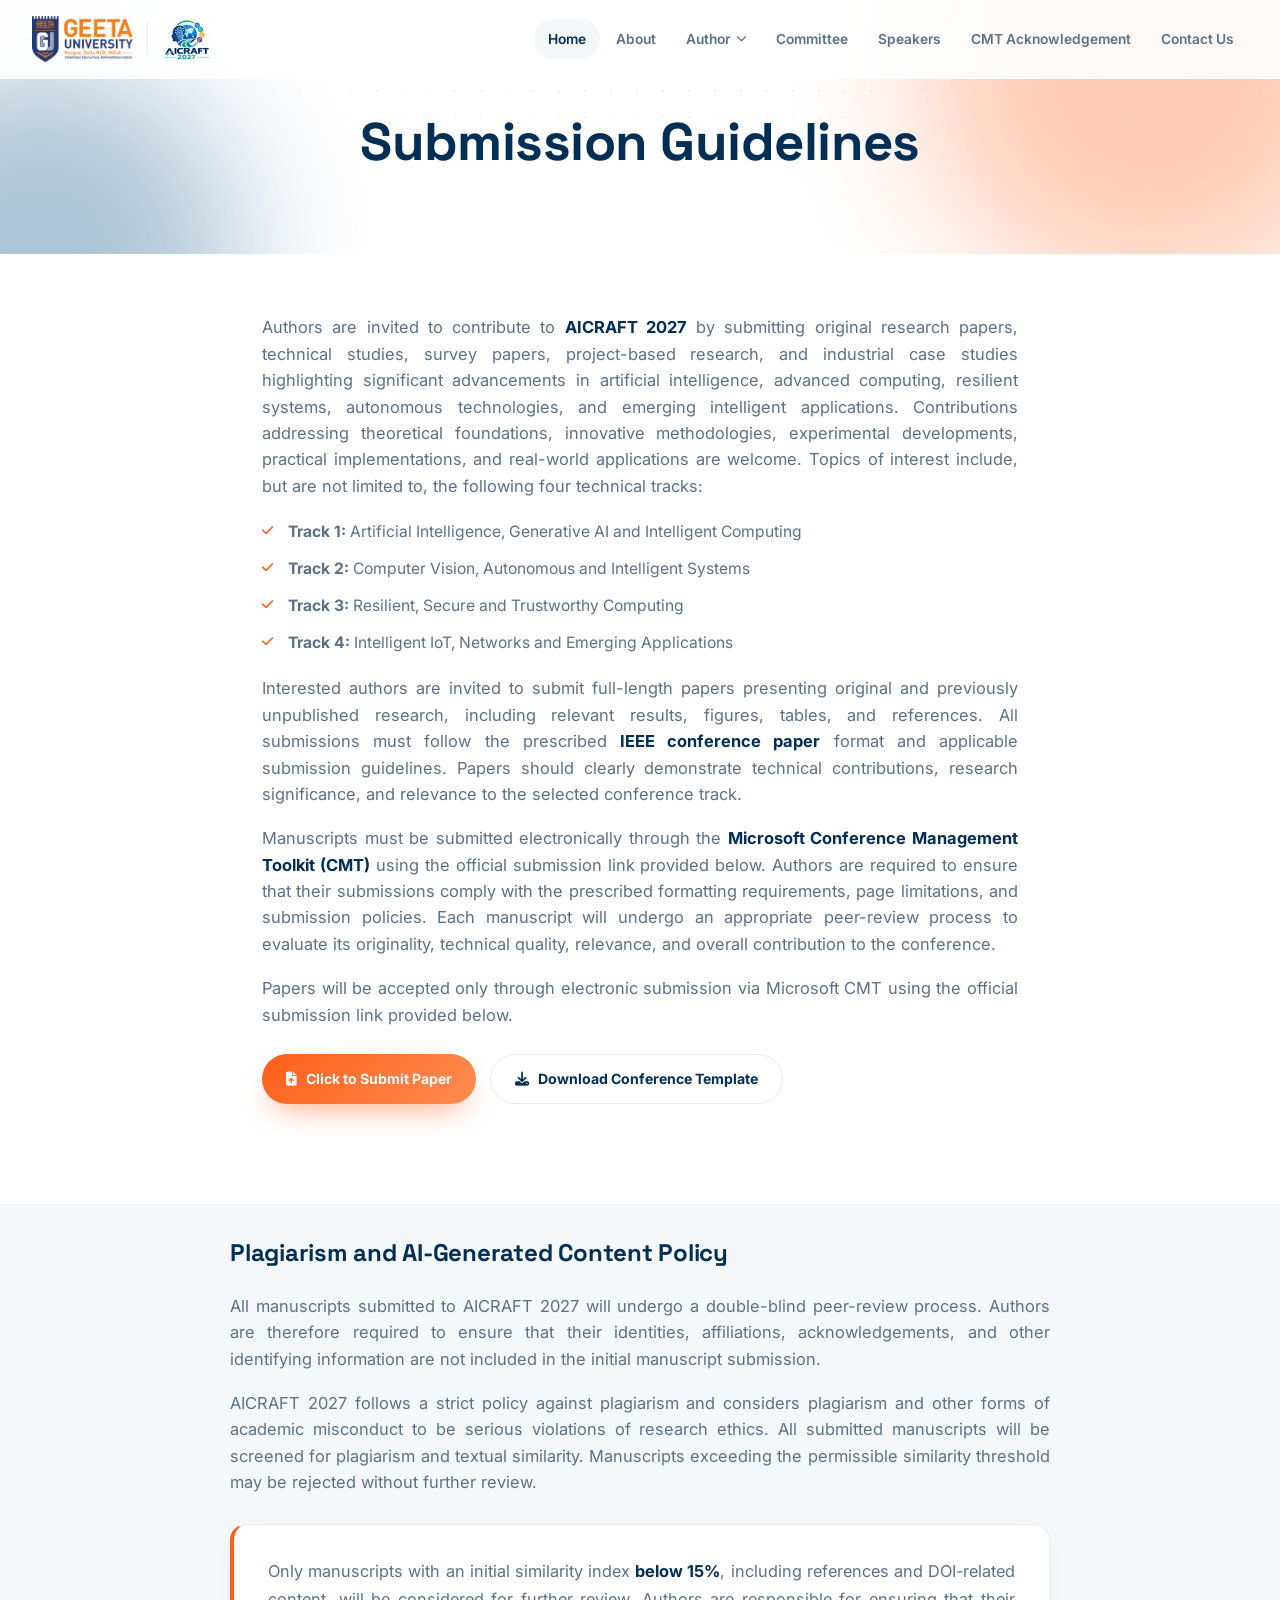
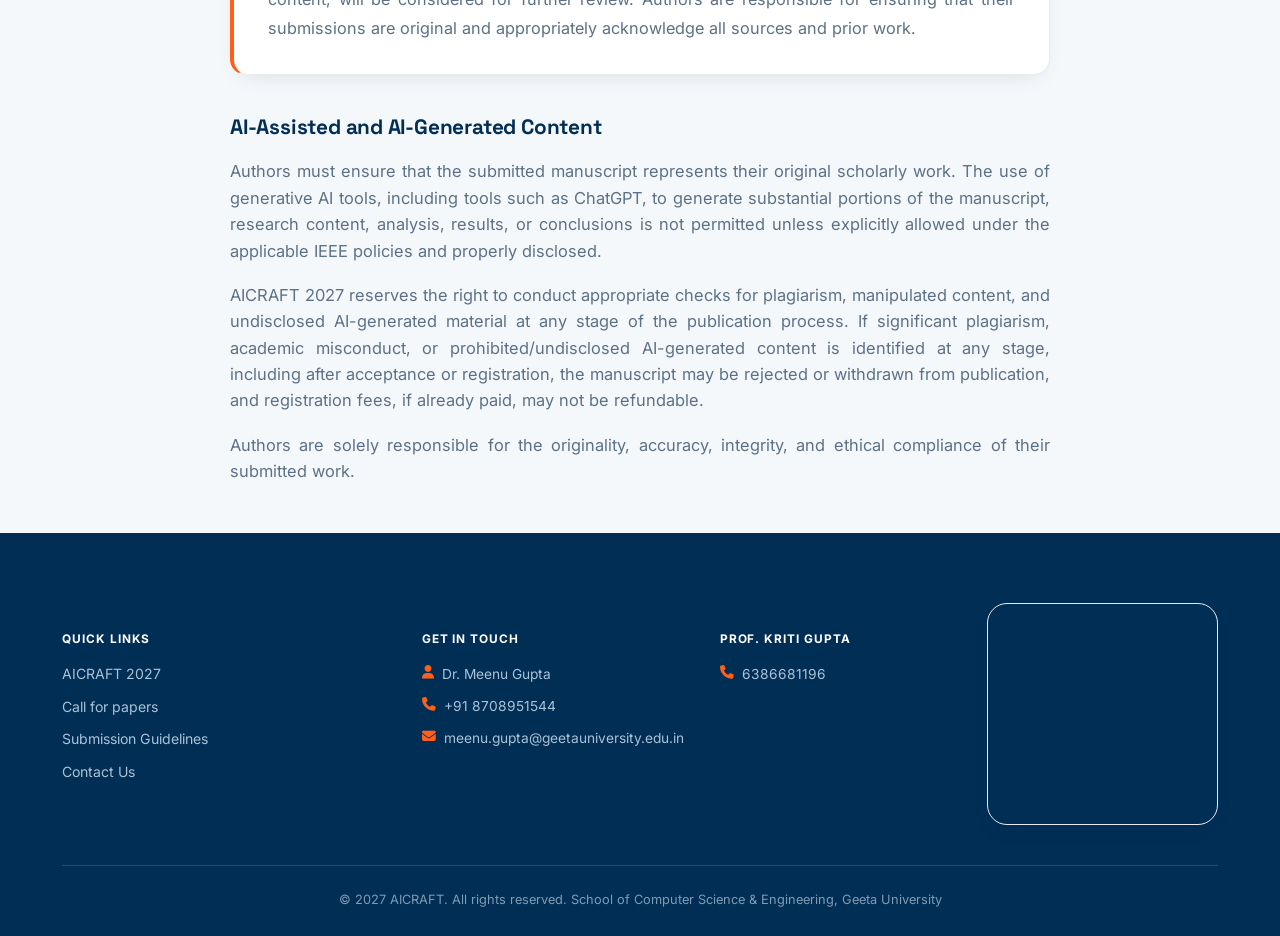
<file: paper-submission-guidelines.html>
<!DOCTYPE html>
<html lang="en">

<head>
  <meta charset="UTF-8">
  <meta name="viewport" content="width=device-width, initial-scale=1.0">
  <title>AICRAFT 2027 — International Conference on
    AI, Computing, Resilient and Autonomous Future Technologies</title>
  <link rel="icon"
    href="data:image/svg+xml,%3Csvg xmlns='http://www.w3.org/2000/svg' viewBox='0 0 100 100'%3E%3Crect width='100' height='100' rx='24' fill='%23012e55'/%3E%3Ccircle cx='50' cy='42' r='16' fill='%23ff5f19'/%3E%3Crect x='30' y='66' width='40' height='9' rx='4.5' fill='white'/%3E%3C/svg%3E">
  <link rel="preconnect" href="https://fonts.googleapis.com">
  <link rel="preconnect" href="https://fonts.gstatic.com" crossorigin>
  <link
    href="https://fonts.googleapis.com/css2?family=Space+Grotesk:wght@500;600;700&family=Inter:wght@400;500;600;700;800&display=swap"
    rel="stylesheet">
  <link rel="stylesheet" href="https://cdnjs.cloudflare.com/ajax/libs/font-awesome/6.5.1/css/all.min.css">
  <link rel="stylesheet" href="assets/css/styles.css">
</head>

<body>
  <nav class="nav" id="nav">
    <a href="index.html" class="brand">
      <img src="assets/img/geeta-university-logo.png" alt="Geeta University">
      <div class="brand-sep"></div>
      <img src="assets/img/aicraft-logo.jpeg" alt="AICRAFT 2027" style="height:50px;">
    </a>
    <ul class="nav-links" id="navLinks">
      <li><a href="index.html" class="active">Home</a></li>
      <li><a href="index.html#about">About</a></li>
      <li class="has-dropdown">
        <button class="nav-drop-btn">Author <i class="fa-solid fa-chevron-down"></i></button>
        <div class="dropdown-menu">
          <a href="call-for-papers.html"><i class="fa-solid fa-bullhorn"></i>Call for Papers</a>
          <a href="paper-submission-guidelines.html"><i class="fa-solid fa-file-arrow-up"></i>Paper Submission
            Guidelines</a>

          <a href="index.html#important-dates"><i class="fa-solid fa-calendar-days"></i>Proposed Dates</a>
          <a href="camera_ready_submission.html"><i class="fa-solid fa-bullhorn"></i>Camera ready submission</a>
          <a href="index.html#registration-dates"><i class="fa-solid fa-user-check"></i>Registration Details</a>
        </div>
      </li>
      <li><a href="committee.html">Committee</a></li>
      <li><a href="index.html#speakers">Speakers</a></li>
      <li><a href="cmt-acknowledgement.html">CMT Acknowledgement</a></li>
      <li><a href="contact.html">Contact Us</a></li>
    </ul>
    <!-- MOBILE MENU OPEN BUTTON -->
    <button class="burger" id="burger" aria-label="Open menu">
      <i class="fa-solid fa-bars"></i>
    </button>
  </nav>

  <div class="mobile-menu" id="mobileMenu">
    <div class="mobile-menu-top">
      <div class="brand"><img src="assets/img/aicraft-logo.jpeg" alt="AICRAFT 2027" style="height:34px;"></div>
      <button class="burger" id="closeBurger"><i class="fa-solid fa-xmark"></i></button>
    </div>
    <a href="index.html">Home</a>
    <a href="index.html#about">About</a>
    <div class="mobile-drop">
      <a href="javascript:void(0)" class="mobile-toggle">Author <i
          class="fa-solid fa-chevron-down mobile-toggle-caret"></i></a>
      <div class="mobile-sub">
        <a href="call-for-papers.html">Call for Papers</a>
        <a href="paper-submission-guidelines.html">Paper Submission Guidelines</a>

        <a href="index.html#important-dates">Proposed Dates</a>
        <a href="camera_ready_submission.html">Camera ready submission</a>
        <a href="index.html#registration-dates">Registration Details</a>
      </div>
    </div>
    <a href="committee.html">Committee</a>
    <a href="index.html#speakers">Speakers</a>
    <a href="cmt-acknowledgement.html">CMT Acknowledgement</a>
    <a href="contact.html">Contact Us</a>
  </div>

  <main>

    <section class="page-hero">
      <div class="dotgrid"></div>
      <div class="blob blob1"></div>
      <div class="blob blob2"></div>
      <div class="wrap">
        <h1 class="reveal">Submission Guidelines</h1>

      </div>
    </section>

    <section class="sect">
      <div class="wrap">
        <div class="prose reveal" style="max-width:820px;">
          <section class="sect">
            <div class="wrap">
              <div class="prose reveal" style="max-width:820px;">
                <p>Authors are invited to contribute to <b>AICRAFT 2027</b> by submitting original research papers,
                  technical
                  studies, survey papers, project-based research, and industrial case studies highlighting significant
                  advancements in artificial intelligence, advanced computing, resilient systems, autonomous
                  technologies, and emerging intelligent applications. Contributions addressing theoretical foundations,
                  innovative methodologies, experimental developments, practical implementations, and real-world
                  applications are welcome. Topics of interest include, but are not limited to, the following four
                  technical tracks:</p>

                <ul>
                  <li><b>Track 1:</b> Artificial Intelligence, Generative AI and Intelligent Computing</li>
                  <li><b>Track 2:</b> Computer Vision, Autonomous and Intelligent Systems</li>
                  <li><b>Track 3:</b> Resilient, Secure and Trustworthy Computing</li>
                  <li><b>Track 4:</b> Intelligent IoT, Networks and Emerging Applications</li>
                </ul>

                <p>Interested authors are invited to submit full-length papers presenting original and previously
                  unpublished research, including relevant results, figures, tables, and references. All submissions
                  must follow the prescribed <b>IEEE conference paper</b> format and applicable submission guidelines.
                  Papers
                  should clearly demonstrate technical contributions, research significance, and relevance to the
                  selected conference track.</p>
                <p>Manuscripts must be submitted electronically through the <b>Microsoft Conference Management Toolkit
                    (CMT)</b> using the official submission link provided below. Authors are required to ensure that
                  their
                  submissions comply with the prescribed formatting requirements, page limitations, and submission
                  policies. Each manuscript will undergo an appropriate peer-review process to evaluate its originality,
                  technical quality, relevance, and overall contribution to the conference.</p>

                <p>Papers will be accepted only through electronic submission via Microsoft CMT using the official
                  submission
                  link provided below.</p>


                <div class="btn-row" style="justify-content:flex-start; margin:26px 0 40px;">
                  <a class="btn btn-primary" href="https://cmt3.research.microsoft.com/aicraft2027" target="_blank"
                    rel="noopener"><i class="fa-solid fa-file-arrow-up"></i>Click to Submit Paper</a>
                  <a class="btn btn-ghost"
                    href="https://www.ieee.org/conferences/publishing/templates"
                    download="conference-template-a4"><i class="fa-solid fa-download"></i>Download Conference
                    Template</a>
                </div>

              </div>
            </div>
          </section>
        </div>
      </div>
    </section>

    <section class="sect bg">
      <div class="wrap">
        <div class="prose reveal" style="max-width:820px;">

          <h2 style="margin-bottom:20px;">Plagiarism and AI-Generated Content Policy</h2>

          <p>All manuscripts submitted to AICRAFT 2027 will undergo a double-blind peer-review process. Authors are
            therefore required to ensure that their identities, affiliations, acknowledgements, and other identifying
            information are not included in the initial manuscript submission.</p>

          <p>AICRAFT 2027 follows a strict policy against plagiarism and considers plagiarism and other forms of
            academic misconduct to be serious violations of research ethics. All submitted manuscripts will be
            screened for plagiarism and textual similarity. Manuscripts exceeding the permissible similarity threshold
            may be rejected without further review.</p>

          <div class="ack-box" style="margin:28px 0;">
            <p style="margin:0;">Only manuscripts with an initial similarity index <b>below 15%</b>, including
              references and DOI-related content, will be considered for further review. Authors are responsible for
              ensuring that their submissions are original and appropriately acknowledge all sources and prior work.</p>
          </div>

          <h3>AI-Assisted and AI-Generated Content</h3>
          <p>Authors must ensure that the submitted manuscript represents their original scholarly work. The use of
            generative AI tools, including tools such as ChatGPT, to generate substantial portions of the manuscript,
            research content, analysis, results, or conclusions is not permitted unless explicitly allowed under the
            applicable IEEE policies and properly disclosed.</p>

          <p>AICRAFT 2027 reserves the right to conduct appropriate checks for plagiarism, manipulated content, and
            undisclosed AI-generated material at any stage of the publication process. If significant plagiarism,
            academic misconduct, or prohibited/undisclosed AI-generated content is identified at any stage, including
            after acceptance or registration, the manuscript may be rejected or withdrawn from publication, and
            registration fees, if already paid, may not be refundable.</p>

          <p>Authors are solely responsible for the originality, accuracy, integrity, and ethical compliance of their
            submitted work.</p>

        </div>
      </div>
    </section>

    <footer>
      <div class="wrap">
        <div class="foot-grid">
          <div class="fcol">
            <h6>Quick Links</h6>
            <a href="index.html#about">AICRAFT 2027</a>
            <a href="call-for-papers.html">Call for papers</a>
            <a href="paper-submission-guidelines.html">Submission Guidelines</a>
            <a href="contact.html">Contact Us</a>
          </div>
          <div class="fcol">
            <h6>Get In Touch</h6>
            <div class="contact-line"><i class="fa-solid fa-user"></i><span>Dr. Meenu Gupta</span></div>
            <div class="contact-line"><i class="fa-solid fa-phone"></i><span>+91 8708951544</span></div>
            <div class="contact-line"><i
                class="fa-solid fa-envelope"></i><span>meenu.gupta@geetauniversity.edu.in</span></div>
          </div>
          <div class="fcol">
            <h6>Prof. Kriti Gupta</h6>
            <div class="contact-line"><i class="fa-solid fa-phone"></i><span>6386681196</span></div>
          </div>
          <div class="fcol">
            <div class="map-frame-footer">
              <iframe src="https://www.google.com/maps?q=Geeta+University+Panipat&output=embed" loading="lazy"
                referrerpolicy="no-referrer-when-downgrade" title="Geeta University, Panipat location"></iframe>
            </div>
          </div>
        </div>
        <div class="fbar">
          <span>© 2027 AICRAFT. All rights reserved. School of Computer Science &amp; Engineering, Geeta
            University</span>
        </div>
      </div>
    </footer>


  </main>
  <script src="assets/js/mains.js"></script>
</body>

</html>
</file>
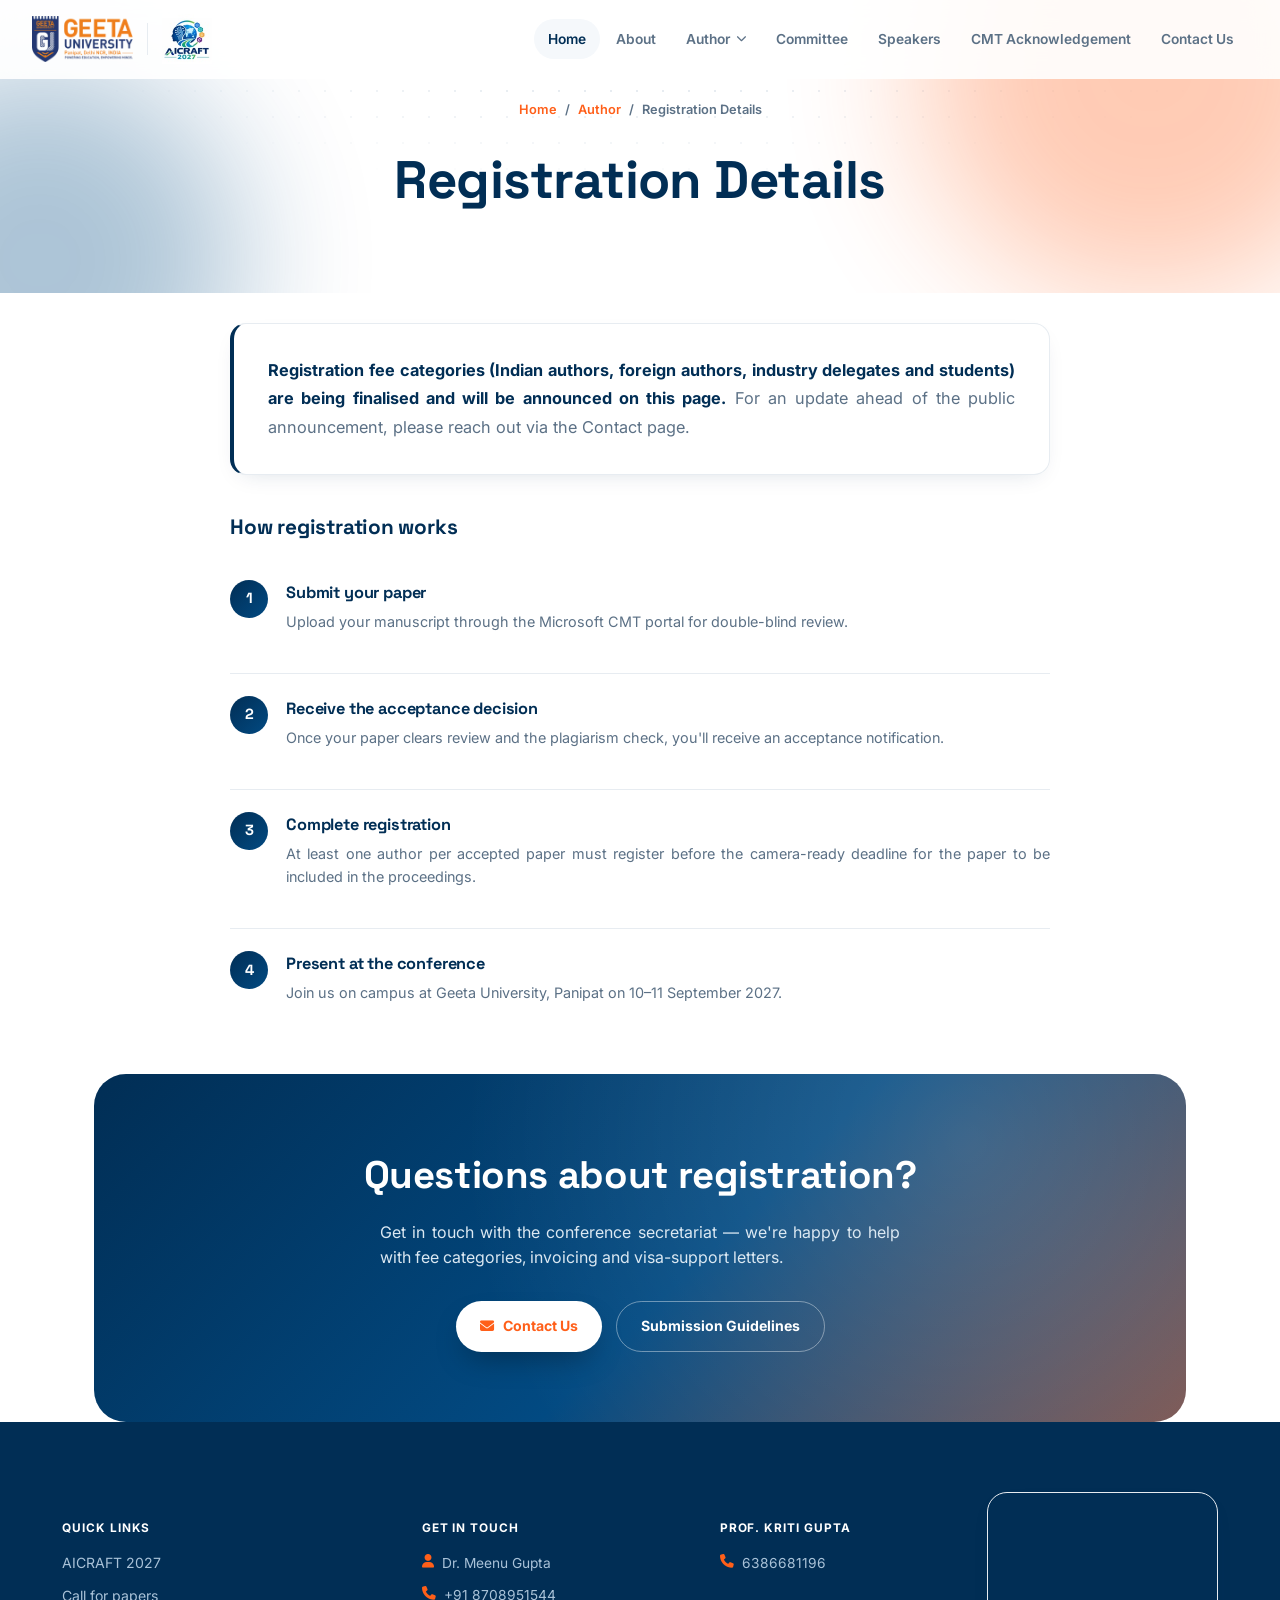
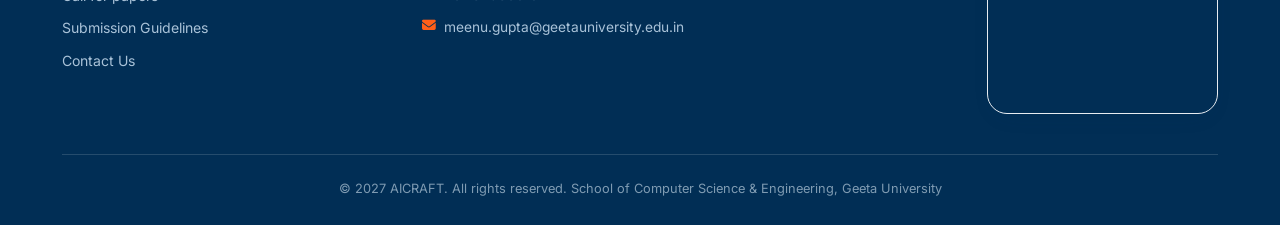
<file: registration-details.html>
<!DOCTYPE html>
<html lang="en">

<head>
  <meta charset="UTF-8">
  <meta name="viewport" content="width=device-width, initial-scale=1.0">
  <title>AICRAFT 2027 — International Conference on
    AI, Computing, Resilient and Autonomous Future Technologies</title>
  <link rel="icon"
    href="data:image/svg+xml,%3Csvg xmlns='http://www.w3.org/2000/svg' viewBox='0 0 100 100'%3E%3Crect width='100' height='100' rx='24' fill='%23012e55'/%3E%3Ccircle cx='50' cy='42' r='16' fill='%23ff5f19'/%3E%3Crect x='30' y='66' width='40' height='9' rx='4.5' fill='white'/%3E%3C/svg%3E">
  <link rel="preconnect" href="https://fonts.googleapis.com">
  <link rel="preconnect" href="https://fonts.gstatic.com" crossorigin>
  <link
    href="https://fonts.googleapis.com/css2?family=Space+Grotesk:wght@500;600;700&family=Inter:wght@400;500;600;700;800&display=swap"
    rel="stylesheet">
  <link rel="stylesheet" href="https://cdnjs.cloudflare.com/ajax/libs/font-awesome/6.5.1/css/all.min.css">
  <link rel="stylesheet" href="assets/css/styles.css">
  <style>
    .reg-step {
      display: flex;
      gap: 18px;
      padding: 22px 0;
      border-bottom: 1px solid var(--line);
    }

    .reg-step:last-child {
      border-bottom: none;
    }

    .reg-step .num {
      width: 38px;
      height: 38px;
      border-radius: 50%;
      background: linear-gradient(135deg, var(--navy), var(--navy2));
      color: #fff;
      display: flex;
      align-items: center;
      justify-content: center;
      font-family: 'Space Grotesk', sans-serif;
      font-weight: 700;
      font-size: .92rem;
      flex-shrink: 0;
    }

    .reg-step h4 {
      font-size: 1.02rem;
      margin-bottom: 4px;
    }

    .reg-step p {
      color: var(--ink-soft);
      font-size: .9rem;
    }
  </style>
</head>

<body>

  <nav class="nav" id="nav">
    <a href="index.html" class="brand">
      <img src="assets/img/geeta-university-logo.png" alt="Geeta University">
      <div class="brand-sep"></div>
      <img src="assets/img/aicraft-logo.jpeg" alt="AICRAFT 2027" style="height:50px;">
    </a>
    <ul class="nav-links" id="navLinks">
      <li><a href="index.html" class="active">Home</a></li>
      <li><a href="index.html#about">About</a></li>
      <li class="has-dropdown">
        <button class="nav-drop-btn">Author <i class="fa-solid fa-chevron-down"></i></button>
        <div class="dropdown-menu">
          <a href="call-for-papers.html"><i class="fa-solid fa-bullhorn"></i>Call for Papers</a>
          <a href="paper-submission-guidelines.html"><i class="fa-solid fa-file-arrow-up"></i>Paper Submission
            Guidelines</a>

          <a href="index.html#important-dates"><i class="fa-solid fa-calendar-days"></i>Proposed Dates</a>
          <a href="camera_ready_submission.html"><i class="fa-solid fa-bullhorn"></i>Camera ready submission</a>
          <a href="index.html#registration-dates"><i class="fa-solid fa-user-check"></i>Registration Details</a>
        </div>
      </li>
      <li><a href="committee.html">Committee</a></li>
      <li><a href="index.html#speakers">Speakers</a></li>
      <li><a href="cmt-acknowledgement.html">CMT Acknowledgement</a></li>
      <li><a href="contact.html">Contact Us</a></li>
    </ul>
    <!-- MOBILE MENU OPEN BUTTON -->
    <button class="burger" id="burger" aria-label="Open menu">
      <i class="fa-solid fa-bars"></i>
    </button>
  </nav>

  <div class="mobile-menu" id="mobileMenu">
    <div class="mobile-menu-top">
      <div class="brand"><img src="assets/img/aicraft-logo.jpeg" alt="AICRAFT 2027" style="height:34px;"></div>
      <button class="burger" id="closeBurger"><i class="fa-solid fa-xmark"></i></button>
    </div>
    <a href="index.html">Home</a>
    <a href="index.html#about">About</a>
    <div class="mobile-drop">
      <a href="javascript:void(0)" class="mobile-toggle">Author <i
          class="fa-solid fa-chevron-down mobile-toggle-caret"></i></a>
      <div class="mobile-sub">
        <a href="call-for-papers.html">Call for Papers</a>
        <a href="paper-submission-guidelines.html">Paper Submission Guidelines</a>

        <a href="index.html#important-dates">Proposed Dates</a>
        <a href="camera_ready_submission.html">Camera ready submission</a>
        <a href="index.html#registration-dates">Registration Details</a>
      </div>
    </div>
    <a href="committee.html">Committee</a>
    <a href="index.html#speakers">Speakers</a>
    <a href="cmt-acknowledgement.html">CMT Acknowledgement</a>
    <a href="contact.html">Contact Us</a>
  </div>

  <main>

    <section class="page-hero">
      <div class="dotgrid"></div>
      <div class="blob blob1"></div>
      <div class="blob blob2"></div>
      <div class="wrap">
        <div class="crumb reveal"><a href="index.html">Home</a><span>/</span><a
            href="javascript:void(0)">Author</a><span>/</span><span>Registration Details</span></div>
        <h1 class="reveal">Registration Details</h1>
      </div>
    </section>

    <section class="sect">
      <div class="wrap">
        <div class="prose reveal" style="max-width:820px;">
          <div class="ack-box" style="border-left-color:var(--navy);">
            <p style="margin:0;"><b>Registration fee categories (Indian authors, foreign authors, industry delegates and
                students) are being finalised and will be announced on this page.</b> For an update ahead of the public
              announcement, please reach out via the Contact page.</p>
          </div>

          <h3>How registration works</h3>
          <div class="reg-step">
            <div class="num">1</div>
            <div>
              <h4>Submit your paper</h4>
              <p>Upload your manuscript through the Microsoft CMT portal for double-blind review.</p>
            </div>
          </div>
          <div class="reg-step">
            <div class="num">2</div>
            <div>
              <h4>Receive the acceptance decision</h4>
              <p>Once your paper clears review and the plagiarism check, you'll receive an acceptance notification.</p>
            </div>
          </div>
          <div class="reg-step">
            <div class="num">3</div>
            <div>
              <h4>Complete registration</h4>
              <p>At least one author per accepted paper must register before the camera-ready deadline for the paper to
                be included in the proceedings.</p>
            </div>
          </div>
          <div class="reg-step">
            <div class="num">4</div>
            <div>
              <h4>Present at the conference</h4>
              <p>Join us on campus at Geeta University, Panipat on 10–11 September 2027.</p>
            </div>
          </div>
        </div>
      </div>
    </section>

    <section class="wrap">
      <div class="cta reveal">
        <h2>Questions about registration?</h2>
        <p>Get in touch with the conference secretariat — we're happy to help with fee categories, invoicing and
          visa-support letters.</p>
        <div class="btns" style="display:flex; gap:14px; justify-content:center; flex-wrap:wrap;">
          <a class="btn btn-primary" href="contact.html"><i class="fa-solid fa-envelope"></i>Contact Us</a>
          <a class="btn btn-ghost" href="paper-submission-guidelines.html">Submission Guidelines</a>
        </div>
      </div>
    </section>

    <footer>
      <div class="wrap">
        <div class="foot-grid">
          <div class="fcol">
            <h6>Quick Links</h6>
            <a href="index.html#about">AICRAFT 2027</a>
            <a href="call-for-papers.html">Call for papers</a>
            <a href="paper-submission-guidelines.html">Submission Guidelines</a>
            <a href="contact.html">Contact Us</a>
          </div>
          <div class="fcol">
            <h6>Get In Touch</h6>
            <div class="contact-line"><i class="fa-solid fa-user"></i><span>Dr. Meenu Gupta</span></div>
            <div class="contact-line"><i class="fa-solid fa-phone"></i><span>+91 8708951544</span></div>
            <div class="contact-line"><i
                class="fa-solid fa-envelope"></i><span>meenu.gupta@geetauniversity.edu.in</span></div>
          </div>
          <div class="fcol">
            <h6>Prof. Kriti Gupta</h6>
            <div class="contact-line"><i class="fa-solid fa-phone"></i><span>6386681196</span></div>
          </div>
          <div class="fcol">
            <div class="map-frame-footer">
              <iframe src="https://www.google.com/maps?q=Geeta+University+Panipat&output=embed" loading="lazy"
                referrerpolicy="no-referrer-when-downgrade" title="Geeta University, Panipat location"></iframe>
            </div>
          </div>
        </div>
        <div class="fbar">
          <span>© 2027 AICRAFT. All rights reserved. School of Computer Science &amp; Engineering, Geeta
            University</span>
        </div>
      </div>
    </footer>


  </main>
  <script src="assets/js/mains.js"></script>
</body>

</html>
</file>
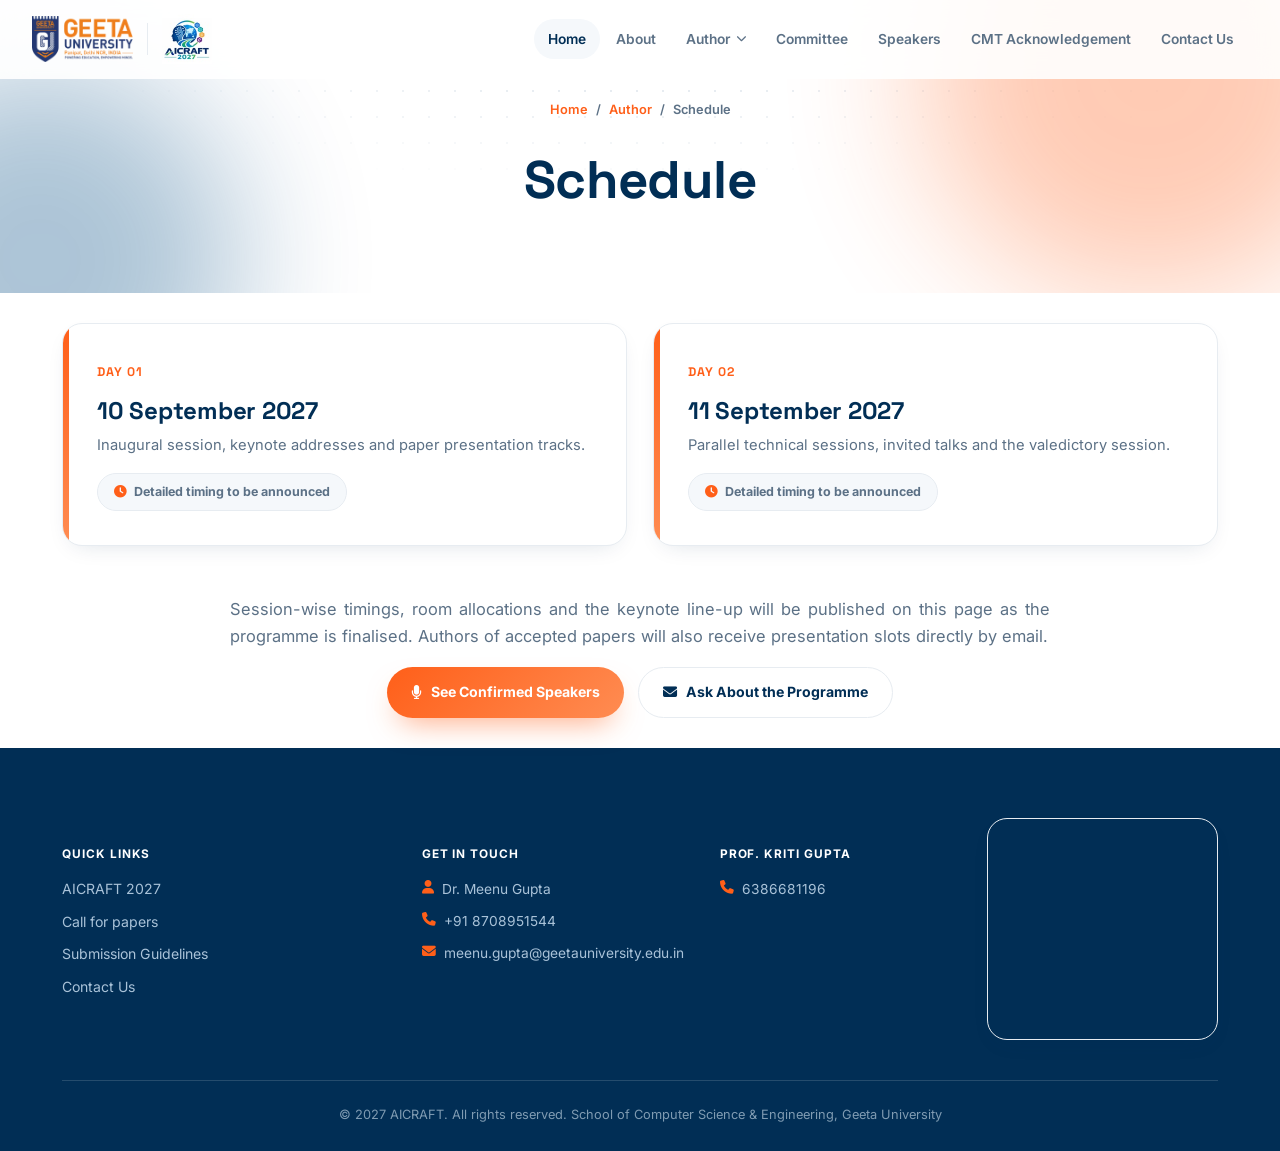
<file: schedule.html>
<!DOCTYPE html>
<html lang="en">

<head>
  <meta charset="UTF-8">
  <meta name="viewport" content="width=device-width, initial-scale=1.0">
  <title>AICRAFT 2027 — International Conference on
    AI, Computing, Resilient and Autonomous Future Technologies</title>
  <link rel="icon"
    href="data:image/svg+xml,%3Csvg xmlns='http://www.w3.org/2000/svg' viewBox='0 0 100 100'%3E%3Crect width='100' height='100' rx='24' fill='%23012e55'/%3E%3Ccircle cx='50' cy='42' r='16' fill='%23ff5f19'/%3E%3Crect x='30' y='66' width='40' height='9' rx='4.5' fill='white'/%3E%3C/svg%3E">
  <link rel="preconnect" href="https://fonts.googleapis.com">
  <link rel="preconnect" href="https://fonts.gstatic.com" crossorigin>
  <link
    href="https://fonts.googleapis.com/css2?family=Space+Grotesk:wght@500;600;700&family=Inter:wght@400;500;600;700;800&display=swap"
    rel="stylesheet">
  <link rel="stylesheet" href="https://cdnjs.cloudflare.com/ajax/libs/font-awesome/6.5.1/css/all.min.css">
  <link rel="stylesheet" href="assets/css/styles.css">
  <style>
    .day-card {
      background: var(--white);
      border: 1px solid var(--line);
      border-radius: var(--radius);
      padding: 34px;
      box-shadow: var(--shadow-sm);
      position: relative;
      overflow: hidden;
    }

    .day-card::before {
      content: '';
      position: absolute;
      top: 0;
      left: 0;
      width: 6px;
      height: 100%;
      background: linear-gradient(180deg, var(--orange), var(--orange2));
    }

    .day-card .day-num {
      font-family: 'Space Grotesk', sans-serif;
      font-size: .78rem;
      color: var(--orange);
      text-transform: uppercase;
      letter-spacing: .08em;
      font-weight: 700;
    }

    .day-card h3 {
      font-size: 1.5rem;
      margin: 8px 0 4px;
    }

    .day-card p {
      color: var(--ink-soft);
      font-size: .92rem;
    }

    .soon-badge {
      display: inline-flex;
      align-items: center;
      gap: 8px;
      background: var(--bg);
      border: 1px solid var(--line);
      border-radius: 100px;
      padding: 8px 16px;
      font-size: .78rem;
      font-weight: 700;
      color: var(--ink-soft);
      margin-top: 16px;
    }

    .soon-badge i {
      color: var(--orange);
    }
  </style>
</head>

<body>

  <nav class="nav" id="nav">
    <a href="index.html" class="brand">
      <img src="assets/img/geeta-university-logo.png" alt="Geeta University">
      <div class="brand-sep"></div>
      <img src="assets/img/aicraft-logo.jpeg" alt="AICRAFT 2027" style="height:50px;">
    </a>
    <ul class="nav-links" id="navLinks">
      <li><a href="index.html" class="active">Home</a></li>
      <li><a href="index.html#about">About</a></li>
      <li class="has-dropdown">
        <button class="nav-drop-btn">Author <i class="fa-solid fa-chevron-down"></i></button>
        <div class="dropdown-menu">
          <a href="call-for-papers.html"><i class="fa-solid fa-bullhorn"></i>Call for Papers</a>
          <a href="paper-submission-guidelines.html"><i class="fa-solid fa-file-arrow-up"></i>Paper Submission
            Guidelines</a>

          <a href="index.html#important-dates"><i class="fa-solid fa-calendar-days"></i>Proposed Dates</a>
          <a href="camera_ready_submission.html"><i class="fa-solid fa-bullhorn"></i>Camera ready submission</a>
          <a href="index.html#registration-dates"><i class="fa-solid fa-user-check"></i>Registration Details</a>
        </div>
      </li>
      <li><a href="committee.html">Committee</a></li>
      <li><a href="index.html#speakers">Speakers</a></li>
      <li><a href="cmt-acknowledgement.html">CMT Acknowledgement</a></li>
      <li><a href="contact.html">Contact Us</a></li>
    </ul>
    <!-- MOBILE MENU OPEN BUTTON -->
    <button class="burger" id="burger" aria-label="Open menu">
      <i class="fa-solid fa-bars"></i>
    </button>
  </nav>

  <div class="mobile-menu" id="mobileMenu">
    <div class="mobile-menu-top">
      <div class="brand"><img src="assets/img/aicraft-logo.jpeg" alt="AICRAFT 2027" style="height:34px;"></div>
      <button class="burger" id="closeBurger"><i class="fa-solid fa-xmark"></i></button>
    </div>
    <a href="index.html">Home</a>
    <a href="index.html#about">About</a>
    <div class="mobile-drop">
      <a href="javascript:void(0)" class="mobile-toggle">Author <i
          class="fa-solid fa-chevron-down mobile-toggle-caret"></i></a>
      <div class="mobile-sub">
        <a href="call-for-papers.html">Call for Papers</a>
        <a href="paper-submission-guidelines.html">Paper Submission Guidelines</a>

        <a href="index.html#important-dates">Proposed Dates</a>
        <a href="camera_ready_submission.html">Camera ready submission</a>
        <a href="index.html#registration-dates">Registration Details</a>
      </div>
    </div>
    <a href="committee.html">Committee</a>
    <a href="index.html#speakers">Speakers</a>
    <a href="cmt-acknowledgement.html">CMT Acknowledgement</a>
    <a href="contact.html">Contact Us</a>
  </div>

  <main>

    <section class="page-hero">
      <div class="dotgrid"></div>
      <div class="blob blob1"></div>
      <div class="blob blob2"></div>
      <div class="wrap">
        <div class="crumb reveal"><a href="index.html">Home</a><span>/</span><a
            href="javascript:void(0)">Author</a><span>/</span><span>Schedule</span></div>
        <h1 class="reveal">Schedule</h1>
      </div>
    </section>

    <section class="sect">
      <div class="wrap">
        <div class="two-col reveal">
          <div class="day-card">
            <span class="day-num">Day 01</span>
            <h3>10 September 2027</h3>
            <p>Inaugural session, keynote addresses and paper presentation tracks.</p>
            <span class="soon-badge"><i class="fa-solid fa-clock"></i>Detailed timing to be announced</span>
          </div>
          <div class="day-card">
            <span class="day-num">Day 02</span>
            <h3>11 September 2027</h3>
            <p>Parallel technical sessions, invited talks and the valedictory session.</p>
            <span class="soon-badge"><i class="fa-solid fa-clock"></i>Detailed timing to be announced</span>
          </div>
        </div>

        <div class="prose reveal" style="max-width:820px; margin-top:50px; text-align:center;">
          <p>Session-wise timings, room allocations and the keynote line-up will be published on this page as the
            programme is finalised. Authors of accepted papers will also receive presentation slots directly by email.
          </p>
          <div class="btn-row">
            <a class="btn btn-primary" href="index.html#speakers"><i class="fa-solid fa-microphone"></i>See Confirmed
              Speakers</a>
            <a class="btn btn-ghost" href="contact.html"><i class="fa-solid fa-envelope"></i>Ask About the Programme</a>
          </div>
        </div>
      </div>
    </section>

    <footer>
      <div class="wrap">
        <div class="foot-grid">
          <div class="fcol">
            <h6>Quick Links</h6>
            <a href="index.html#about">AICRAFT 2027</a>
            <a href="call-for-papers.html">Call for papers</a>
            <a href="paper-submission-guidelines.html">Submission Guidelines</a>
            <a href="contact.html">Contact Us</a>
          </div>
          <div class="fcol">
            <h6>Get In Touch</h6>
            <div class="contact-line"><i class="fa-solid fa-user"></i><span>Dr. Meenu Gupta</span></div>
            <div class="contact-line"><i class="fa-solid fa-phone"></i><span>+91 8708951544</span></div>
            <div class="contact-line"><i
                class="fa-solid fa-envelope"></i><span>meenu.gupta@geetauniversity.edu.in</span></div>
          </div>
          <div class="fcol">
            <h6>Prof. Kriti Gupta</h6>
            <div class="contact-line"><i class="fa-solid fa-phone"></i><span>6386681196</span></div>
          </div>
          <div class="fcol">
            <div class="map-frame-footer">
              <iframe src="https://www.google.com/maps?q=Geeta+University+Panipat&output=embed" loading="lazy"
                referrerpolicy="no-referrer-when-downgrade" title="Geeta University, Panipat location"></iframe>
            </div>
          </div>
        </div>
        <div class="fbar">
          <span>© 2027 AICRAFT. All rights reserved. School of Computer Science &amp; Engineering, Geeta
            University</span>
        </div>
      </div>
    </footer>


  </main>
  <script src="assets/js/mains.js"></script>
</body>

</html>
</file>
<file: assets/css/styles.css>
/* ========================================================
   AICRAFT 2027 — shared stylesheet
   ======================================================== */
:root {
  --white: #ffffff;
  --bg: #f5f8fb;
  --navy: #012e55;
  --navy2: #024a82;
  --orange: #ff5f19;
  --orange2: #ff8c52;
  --ink: #0b2438;
  --ink-soft: #5c7186;
  --line: #e7ecf1;
  --shadow-sm: 0 8px 24px -12px rgba(1, 46, 85, .18);
  --shadow-lg: 0 30px 70px -25px rgba(1, 46, 85, .28);
  --radius: 20px;
}

* {
  box-sizing: border-box;
}

html {
  scroll-behavior: smooth;
}

@media (prefers-reduced-motion:reduce) {
  html {
    scroll-behavior: auto;
  }

  * {
    animation: none !important;
    transition: none !important;
  }
}

body {
  margin: 0;
  background: var(--white);
  color: var(--ink);
  font-family: 'Inter', sans-serif;
  line-height: 1.6;
  -webkit-font-smoothing: antialiased;
  overflow-x: hidden;
}

h1,
h2,
h3,
h4 {
  font-family: 'Space Grotesk', sans-serif;
  margin: 0;
  color: var(--navy);
  font-weight: 700;
  letter-spacing: -.01em;
}

p {
  margin: 0;
  text-align: justify;
}

a {
  color: inherit;
  text-decoration: none;
}

img {
  max-width: 100%;
  display: block;
}

ul {
  margin: 0;
  padding: 0;
}

.wrap {
  max-width: 1220px;
  margin: 0 auto;
  padding: 0 32px;
}

.eyebrow {
  display: inline-flex;
  align-items: center;
  gap: 8px;
  font-size: .78rem;
  font-weight: 700;
  letter-spacing: .08em;
  text-transform: uppercase;
  color: var(--orange);
  margin-bottom: 16px;
}

.eyebrow::before {
  content: '';
  width: 8px;
  height: 8px;
  border-radius: 50%;
  background: var(--orange);
}

.reveal {
  opacity: 0;
  transform: translateY(28px);
  transition: opacity .7s ease, transform .7s ease;
}

.reveal.in {
  opacity: 1;
  transform: none;
}

/* ---------------- NAV (base — unchanged from your original) ---------------- */
.nav {
  position: fixed;
  top: 0;
  left: 0;
  right: 0;
  z-index: 1000;
  display: flex;
  align-items: center;
  justify-content: space-between;
  padding: 14px 32px;
  transition: background .3s ease, box-shadow .3s ease, padding .3s ease;
  background: rgba(255, 255, 255, .9);
  backdrop-filter: blur(14px);
  -webkit-backdrop-filter: blur(14px);
  border-bottom: 1px solid transparent;
}

.nav.scrolled {
  box-shadow: var(--shadow-sm);
  border-bottom-color: var(--line);
  padding: 10px 32px;
}

.brand {
  display: flex;
  align-items: center;
  gap: 14px;
  flex-shrink: 0;
}

.brand img {
  height: 46px;
  width: auto;
  object-fit: contain;
}

.brand-sep {
  width: 1px;
  height: 32px;
  background: var(--line);
}

.brand-text {
  display: flex;
  flex-direction: column;
  line-height: 1.15;
}

.brand-text b {
  font-family: 'Space Grotesk', sans-serif;
  font-weight: 700;
  font-size: 1rem;
  color: var(--navy);
}

.brand-text span {
  font-size: .68rem;
  color: var(--ink-soft);
  font-weight: 600;
  letter-spacing: .03em;
}

.nav-links {
  display: flex;
  align-items: center;
  gap: 2px;
  list-style: none;
  position: relative;
}

.nav-links>li {
  position: relative;
}

.nav-links a,
.nav-drop-btn {
  font-size: .86rem;
  font-weight: 600;
  color: var(--ink-soft);
  padding: 9px 14px;
  border-radius: 100px;
  transition: color .2s ease, background .2s ease;
  display: inline-flex;
  align-items: center;
  gap: 6px;
  background: none;
  border: none;
  cursor: pointer;
  font-family: 'Inter', sans-serif;
  white-space: nowrap;
}

.nav-links a:hover,
.nav-links a.active,
.nav-drop-btn:hover {
  color: var(--navy);
  background: var(--bg);
}

.nav-drop-btn i {
  font-size: .65rem;
  transition: transform .2s ease;
}

.has-dropdown.open .nav-drop-btn i {
  transform: rotate(180deg);
}

.has-dropdown.open .nav-drop-btn {
  color: var(--navy);
  background: var(--bg);
}

.dropdown-menu {
  position: absolute;
  top: calc(100% + 10px);
  left: 50%;
  transform: translateX(-50%) translateY(6px);
  background: var(--white);
  border: 1px solid var(--line);
  border-radius: 16px;
  box-shadow: var(--shadow-lg);
  min-width: 250px;
  padding: 8px;
  opacity: 0;
  visibility: hidden;
  transition: opacity .2s ease, transform .2s ease;
}

.has-dropdown.open .dropdown-menu {
  opacity: 1;
  visibility: visible;
  transform: translateX(-50%) translateY(0);
}

.dropdown-menu a {
  display: flex;
  align-items: center;
  gap: 10px;
  padding: 11px 14px;
  border-radius: 10px;
  font-size: .86rem;
  font-weight: 600;
  color: var(--ink);
  white-space: nowrap;
}

.dropdown-menu a:hover {
  background: var(--bg);
  color: var(--orange);
}

.dropdown-menu a i {
  color: var(--orange);
  width: 16px;
  font-size: .8rem;
}

.nav-cta {
  display: flex;
  align-items: center;
  gap: 12px;
}

.burger {
  display: none;
  width: 40px;
  height: 40px;
  border-radius: 10px;
  border: 1px solid var(--line);
  background: var(--white);
  align-items: center;
  justify-content: center;
  font-size: 1.1rem;
  color: var(--navy);
  cursor: pointer;
}

.btn {
  display: inline-flex;
  align-items: center;
  gap: 9px;
  font-weight: 700;
  font-size: .88rem;
  padding: 13px 24px;
  border-radius: 100px;
  border: none;
  cursor: pointer;
  transition: transform .2s ease, box-shadow .2s ease;
}

.btn-primary {
  background: linear-gradient(135deg, var(--orange), var(--orange2));
  color: #fff;
  box-shadow: 0 14px 30px -12px rgba(255, 95, 25, .6);
}

.btn-primary:hover {
  transform: translateY(-2px);
  box-shadow: 0 18px 36px -12px rgba(255, 95, 25, .7);
}

.btn-ghost {
  background: var(--white);
  color: var(--navy);
  border: 1.5px solid var(--line);
}

.btn-ghost:hover {
  border-color: var(--navy);
  transform: translateY(-2px);
}

.btn-sm {
  padding: 10px 18px;
  font-size: .82rem;
}

/* mobile menu */
.mobile-menu {
  position: fixed;
  inset: 0;
  background: var(--white);
  z-index: 1200;
  display: flex;
  flex-direction: column;
  padding: 24px 28px;
  transform: translateY(-110%);
  transition: transform .4s cubic-bezier(.6, 0, .3, 1);
  overflow-y: auto;
}

.mobile-menu.open {
  transform: translateY(0);
}

.mobile-menu-top {
  display: flex;
  justify-content: space-between;
  align-items: center;
  margin-bottom: 30px;
}

.mobile-menu a {
  font-family: 'Space Grotesk', sans-serif;
  font-size: 1.25rem;
  font-weight: 600;
  color: var(--navy);
  padding: 13px 0;
  border-bottom: 1px solid var(--line);
  display: flex;
  align-items: center;
  justify-content: space-between;
}

.mobile-sub {
  padding-left: 16px;
  display: none;
}

.mobile-sub.open {
  display: block;
}

.mobile-sub a {
  font-size: 1rem;
  font-weight: 500;
  color: var(--ink-soft);
  border-bottom: 1px dashed var(--line);
}

.mobile-toggle-caret {
  transition: transform .2s ease;
}

.mobile-drop.open .mobile-toggle-caret {
  transform: rotate(180deg);
}

/* ---------------- RESPONSIVE (new) ---------------- */

/* Large tablet / small laptop: tighten link spacing, drop tagline */
@media (max-width: 1200px) {

  .nav-links a,
  .nav-drop-btn {
    padding: 9px 10px;
    font-size: .82rem;
  }

  .brand-text span {
    display: none;
  }

  .nav-cta .btn-sm {
    padding: 10px 16px;
    font-size: .8rem;
  }
}

/* Tablet / mobile breakpoint: switch to burger menu */
@media (max-width: 992px) {

  .nav-links,
  .nav-cta .btn-primary {
    display: none;
  }

  .burger {
    display: flex;
  }

  .nav {
    padding: 12px 20px;
  }

  .brand img {
    height: 38px;
  }

  .brand-sep {
    height: 26px;
  }
}

/* Small phones: shrink brand further, tighten mobile menu spacing */
@media (max-width: 480px) {
  .brand {
    gap: 8px;
  }

  .brand img {
    height: 30px;
  }

  .brand-sep {
    height: 22px;
  }

  .brand-text b {
    font-size: .78rem;
  }

  .nav {
    padding: 10px 14px;
  }

  .mobile-menu {
    padding: 20px 18px;
  }

  .mobile-menu a {
    font-size: 1.05rem;
    padding: 12px 0;
  }

  .mobile-menu-top img {
    height: 28px;
  }
}

/* Very small phones (older/small devices) */
@media (max-width: 360px) {
  .brand-text {
    display: none;
  }

  .brand-sep {
    display: none;
  }
}

/* ---------------- generic page hero (inner pages) ---------------- */
.page-hero {
  position: relative;
  padding: 50px 0 70px;
  overflow: hidden;
  text-align: center;
}

.blob {
  position: absolute;
  border-radius: 50%;
  filter: blur(70px);
  opacity: .32;
  z-index: 0;
  animation: drift 18s ease-in-out infinite;
}

.blob1 {
  width: 460px;
  height: 460px;
  background: var(--orange);
  top: -160px;
  right: -100px;
}

.blob2 {
  width: 400px;
  height: 400px;
  background: var(--navy2);
  top: 60px;
  left: -160px;
  animation-delay: -6s;
}

@keyframes drift {

  0%,
  100% {
    transform: translate(0, 0) scale(1);
  }

  50% {
    transform: translate(30px, -30px) scale(1.08);
  }
}

.dotgrid {
  position: absolute;
  inset: 0;
  z-index: 0;
  background-image: radial-gradient(var(--line) 1.4px, transparent 1.4px);
  background-size: 26px 26px;
  mask-image: radial-gradient(ellipse 60% 60% at 50% 20%, black 20%, transparent 75%);
  -webkit-mask-image: radial-gradient(ellipse 60% 60% at 50% 20%, black 20%, transparent 75%);
}

.page-hero .wrap {
  margin-top: 50px;
  position: relative;
  z-index: 1;
}

.page-hero h1 {
  font-size: clamp(2.1rem, 4.6vw, 3.3rem);
}

.page-hero p {
  max-width: 60ch;
  margin: 18px auto 0;
  color: var(--ink-soft);
  font-size: 1.05rem;
}

.crumb {
  display: flex;
  justify-content: center;
  gap: 8px;
  font-size: .8rem;
  color: var(--ink-soft);
  margin-bottom: 18px;
  font-weight: 600;
}

.crumb a {
  color: var(--orange);
}

/* ---------------- home hero: two-column grid layout ---------------- */
.home-hero {
  text-align: left;
}

.home-hero .hero-grid {
  display: grid;
  grid-template-columns: 1.3fr 1fr;
  gap: 48px;
  align-items: center;
}

.hero-col {
  min-width: 0;
  /* prevents grid blowout from long text/pills */
}

.hero-text .hero-badges {
  display: flex;
  flex-wrap: wrap;
  gap: 10px;
  margin-bottom: 22px;
}

.hero-text .pill {
  font-size: .78rem;
  font-weight: 600;
  color: var(--navy);
  background: var(--white);
  border: 1px solid var(--line);
  padding: 8px 15px;
  border-radius: 100px;
  display: inline-flex;
  align-items: center;
  gap: 8px;
}

.hero-text .pill i {
  color: var(--orange);
}

.hero-text h1 {
  margin-bottom: 18px;
}

.hero-text h1 span {
  color: var(--orange);
}

.hero-text .lead {
  color: var(--ink-soft);
  font-size: 1.05rem;
  max-width: 62ch;
  margin-bottom: 28px;
}

.hero-text .btn-row {
  justify-content: flex-start;
  margin-top: 0;
}

/* right column: facts turned into a stacked card */
.hero-facts-card {
  font-size: large;
  display: flex;
  flex-direction: column;
  gap: 2px;
  background: var(--white);
  border: 1px solid var(--line);
  box-shadow: var(--shadow-lg);
}

.hero-facts-card .fact {
  display: flex;
  align-items: center;
  gap: 10px;
  padding: 10px 8px;
}

.hero-facts-card .factM {
  display: flex;
  align-items: left;
  flex-direction: column;
  gap: 10px;
  padding: 10px 8px;
  border-bottom: 1px solid var(--line);
}

.hero-facts-card .fact:last-child {
  border-bottom: none;
}

.hero-facts-card .fact i {
  width: 40px;
  height: 40px;
  flex-shrink: 0;
  display: flex;
  align-items: center;
  justify-content: center;
  border-radius: 12px;
  background: var(--bg);
  color: var(--orange);
  font-size: 1rem;
}

.hero-facts-card .fact .lbl {
  display: block;
  font-size: .72rem;
  font-weight: 600;
  color: var(--ink-soft);
  letter-spacing: .02em;
}

.hero-facts-card .fact .val {
  display: block;
  font-family: 'Space Grotesk', sans-serif;
  font-size: .95rem;
  font-weight: 700;
  color: var(--navy);
  line-height: 1.3;
}

/* ---------------- section basics ---------------- */
.sect {
  padding: 30px 0;
}

.sect.bg {
  background: var(--bg);
}

.sect.tight {
  padding: 60px 0;
}

.sect-head {
  text-align: center;
  max-width: 680px;
  margin: 0 auto 50px;
}

.sect-head h2 {
  font-size: clamp(1.8rem, 3.4vw, 2.5rem);
}

.sect-head p {
  color: var(--ink-soft);
  margin-top: 14px;
  font-size: 1.03rem;
}

.prose {
  max-width: 850px;
  margin: 0 auto;
}

.prose p {
  color: var(--ink-soft);
  font-size: 1.03rem;
  margin-bottom: 18px;
}

.prose p b {
  color: var(--navy);
}

.prose h3 {
  font-size: 1.3rem;
  margin: 36px 0 14px;
}

.prose ul {
  list-style: none;
  display: flex;
  flex-direction: column;
  gap: 12px;
  margin: 20px 0;
}

.prose ul li {
  font-size: .98rem;
  color: var(--ink-soft);
  padding-left: 26px;
  position: relative;
}

.prose ul li::before {
  content: '\f00c';
  font-family: 'Font Awesome 6 Free';
  font-weight: 900;
  position: absolute;
  left: 0;
  top: 2px;
  color: var(--orange);
  font-size: .8rem;
}

/* ---------------- cards, chips, stat blocks (reused across pages) ---------------- */
.chip-row {
  display: flex;
  flex-wrap: wrap;
  gap: 10px;
  margin: 20px 0;
}

.chip {
  font-size: .82rem;
  font-weight: 600;
  color: var(--navy);
  background: var(--white);
  border: 1px solid var(--line);
  padding: 9px 16px;
  border-radius: 100px;
  display: inline-flex;
  align-items: center;
  gap: 8px;
}

.chip i {
  color: var(--orange);
}

.info-card {
  background: var(--white);
  border: 1px solid var(--line);
  border-radius: var(--radius);
  padding: 28px;
  box-shadow: var(--shadow-sm);
}

.two-col {
  display: grid;
  grid-template-columns: 1fr 1fr;
  gap: 26px;
}

.stat-card {
  background: linear-gradient(135deg, var(--navy), var(--navy2));
  color: #fff;
  border-radius: var(--radius);
  padding: 26px 28px;
  box-shadow: var(--shadow-sm);
}

.stat-card .n {
  font-family: 'Space Grotesk', sans-serif;
  font-size: 1.9rem;
  font-weight: 700;
}

.stat-card .l {
  font-size: .82rem;
  color: #c9dcee;
  margin-top: 4px;
}

.stat-card.orange {
  background: linear-gradient(135deg, var(--orange), var(--orange2));
}

.stat-card.orange .l {
  color: #ffe6d6;
}

/* ---------------- buttons row ---------------- */
.btn-row {
  display: flex;
  gap: 14px;
  justify-content: center;
  flex-wrap: wrap;
  margin-top: 8px;
}

/* ---------------- speakers ---------------- */
.fig-grid {
  display: grid;
  grid-template-columns: repeat(3, 1fr);
  gap: 24px;
}

.fig-card {
  border-radius: var(--radius);
  overflow: hidden;
  border: 1px solid var(--line);
  background: var(--white);
  transition: transform .25s ease, box-shadow .25s ease;
}

.fig-card:hover {
  transform: translateY(-6px);
  box-shadow: var(--shadow-lg);
}

.fig-photo {
  aspect-ratio: 4/3;
  overflow: hidden;
  background: linear-gradient(135deg, var(--navy), var(--navy2));
}

.fig-photo img {
  width: 100%;
  height: 100%;
  object-fit: cover;
}

.fig-cap {
  padding: 18px 20px;
}

.fig-cap h4 {
  font-size: 1.05rem;
  margin-bottom: 8px;
}

.fig-cap p {
  font-size: .86rem;
  color: var(--ink-soft);
  line-height: 1.5;
}

/* ---------------- committee tabs / tables ---------------- */
.seg-wrap {
  display: flex;
  justify-content: center;
}

.seg {
  display: inline-flex;
  background: var(--white);
  border: 1px solid var(--line);
  border-radius: 100px;
  padding: 5px;
  margin: 0 auto 46px;
  flex-wrap: wrap;
  justify-content: center;
  gap: 2px;
}

.seg button {
  border: none;
  background: none;
  padding: 11px 18px;
  border-radius: 100px;
  font-weight: 600;
  font-size: .84rem;
  color: var(--ink-soft);
  cursor: pointer;
  transition: all .25s ease;
  white-space: nowrap;
  font-family: 'Inter', sans-serif;
}

.seg button.active {
  background: var(--navy);
  color: #fff;
}

.cpanel {
  display: none;
}

.cpanel.active {
  display: block;
  animation: fadein .4s ease;
}

@keyframes fadein {
  from {
    opacity: 0;
    transform: translateY(10px);
  }

  to {
    opacity: 1;
    transform: none;
  }
}

.role-groups {
  display: flex;
  flex-direction: column;
  gap: 14px;
}

.role-block {
  background: var(--white);
  border: 1px solid var(--line);
  border-radius: var(--radius);
  padding: 26px 28px;
}

.role-block h5 {
  font-family: 'Space Grotesk', sans-serif;
  color: var(--orange);
  font-size: .76rem;
  text-transform: uppercase;
  letter-spacing: .08em;
  margin-bottom: 16px;
}

.role-people {
  display: grid;
  grid-template-columns: repeat(2, 1fr);
  gap: 6px 30px;
}

.person-row {
  display: flex;
  gap: 12px;
  align-items: flex-start;
  padding: 10px 0;
  border-bottom: 1px solid var(--line);
}

.role-people .person-row:nth-last-child(-n+2) {
  border-bottom: none;
}

.avatar {
  width: 36px;
  height: 36px;
  border-radius: 50%;
  background: linear-gradient(135deg, var(--navy), var(--navy2));
  color: #fff;
  display: flex;
  align-items: center;
  justify-content: center;
  font-size: .68rem;
  font-weight: 700;
  flex-shrink: 0;
}

.person-row .name {
  font-weight: 700;
  font-size: .9rem;
  color: var(--navy);
  display: block;
}

.person-row .role {
  font-size: .78rem;
  color: var(--ink-soft);
}

.list-search {
  position: relative;
  max-width: 440px;
  margin: 0 auto 28px;
}

.list-search input {
  width: 100%;
  padding: 13px 18px 13px 44px;
  border-radius: 100px;
  border: 1.5px solid var(--line);
  font-size: .92rem;
  font-family: 'Inter', sans-serif;
  outline: none;
  transition: border-color .2s ease;
}

.list-search input:focus {
  border-color: var(--orange);
}

.list-search i {
  position: absolute;
  left: 18px;
  top: 50%;
  transform: translateY(-50%);
  color: var(--ink-soft);
}

.num-list {
  max-height: 640px;
  overflow-y: auto;
  border: 1px solid var(--line);
  border-radius: var(--radius);
  padding: 8px;
}

.num-list::-webkit-scrollbar {
  width: 6px;
}

.num-list::-webkit-scrollbar-thumb {
  background: var(--line);
  border-radius: 4px;
}

.num-cols {
  columns: 2;
  column-gap: 0;
}

@media(max-width:760px) {
  .num-cols {
    columns: 1;
  }
}

.num-item {
  font-size: .86rem;
  color: var(--ink-soft);
  padding: 11px 16px;
  border-radius: 10px;
  break-inside: avoid;
  display: flex;
  gap: 10px;
  transition: background .15s ease;
}

.num-item .idx {
  font-family: 'Space Grotesk', sans-serif;
  color: var(--orange);
  font-weight: 700;
  font-size: .78rem;
  flex-shrink: 0;
  width: 26px;
}

.num-item:hover {
  background: var(--bg);
}

.num-item b {
  color: var(--navy);
  font-weight: 600;
}

.num-item.hide {
  display: none;
}

.list-count {
  text-align: center;
  font-size: .82rem;
  color: var(--ink-soft);
  margin-bottom: 16px;
  font-weight: 600;
}

/* ---------------- CTA band ---------------- */
.cta {
  position: relative;
  overflow: hidden;
  border-radius: 32px;
  margin: 0 32px;
  background: linear-gradient(135deg, var(--navy) 0%, var(--navy2) 55%, var(--orange) 150%);
  padding: 70px 40px;
  text-align: center;
  color: #fff;
}

.cta::before {
  content: '';
  position: absolute;
  inset: 0;
  background: radial-gradient(circle at 80% 20%, rgba(255, 255, 255, .15), transparent 55%);
}

.cta>* {
  position: relative;
  z-index: 1;
}

.cta h2 {
  color: #fff;
  font-size: clamp(1.7rem, 3.4vw, 2.4rem);
}

.cta p {
  max-width: 52ch;
  margin: 14px auto 30px;
  color: #dbe8f2;
}

.cta .btn-primary {
  background: #fff;
  color: var(--orange);
  box-shadow: 0 14px 30px -10px rgba(0, 0, 0, .35);
}

.cta .btn-ghost {
  background: transparent;
  color: #fff;
  border-color: rgba(255, 255, 255, .4);
}

.cta .btn-ghost:hover {
  background: rgba(255, 255, 255, .12);
  border-color: #fff;
}

/* ---------------- contact page ---------------- */
.contact-grid {
  display: grid;
  grid-template-columns: 1fr 1.1fr;
  gap: 32px;
  align-items: start;
}

.contact-card {
  display: flex;
  gap: 16px;
  padding: 22px;
  border: 1px solid var(--line);
  border-radius: 18px;
  margin-bottom: 14px;
  background: var(--white);
}

.contact-card .ic {
  width: 46px;
  height: 46px;
  border-radius: 13px;
  background: var(--bg);
  color: var(--orange);
  display: flex;
  align-items: center;
  justify-content: center;
  font-size: 1.1rem;
  flex-shrink: 0;
}

.contact-card h4 {
  font-size: 1rem;
  margin-bottom: 4px;
}

.contact-card p {
  font-size: .88rem;
  color: var(--ink-soft);
}

.map-frame {
  border: 1px solid var(--line);
  border-radius: var(--radius);
  overflow: hidden;
  box-shadow: var(--shadow-sm);
  height: 100%;
  min-height: 380px;
}

.map-frame iframe {
  width: 100%;
  height: 100%;
  min-height: 380px;
  border: 0;
  display: block;
}

.map-frame-footer {
  border: 1px solid var(--line);
  border-radius: var(--radius);
  overflow: hidden;
  box-shadow: var(--shadow-sm);
  height: 100%;
  min-height: 220px;
}

.map-frame-footer iframe {
  width: 100%;
  height: 100%;
  min-height: 220px;
  border: 0;
  display: block;
}



.form-card {
  background: var(--white);
  border: 1px solid var(--line);
  border-radius: var(--radius);
  padding: 32px;
  box-shadow: var(--shadow-sm);
}

.form-row {
  margin-bottom: 16px;
}

.form-row label {
  display: block;
  font-size: .8rem;
  font-weight: 700;
  color: var(--navy);
  margin-bottom: 6px;
}

.form-row input,
.form-row textarea {
  width: 100%;
  padding: 12px 14px;
  border: 1.5px solid var(--line);
  border-radius: 10px;
  font-family: 'Inter', sans-serif;
  font-size: .92rem;
  outline: none;
}

.form-row input:focus,
.form-row textarea:focus {
  border-color: var(--orange);
}

/* ---------------- CMT acknowledgement box ---------------- */
.ack-box {
  background: var(--white);
  border: 1px solid var(--line);
  border-left: 4px solid var(--orange);
  border-radius: 16px;
  padding: 32px 34px;
  box-shadow: var(--shadow-sm);
}

.ack-box p {
  color: var(--ink-soft);
  font-size: 1.02rem;
  line-height: 1.75;
}

.cmt-logo-row {
  display: flex;
  align-items: center;
  gap: 18px;
  margin-bottom: 26px;
}

.cmt-badge {
  width: 56px;
  height: 56px;
  border-radius: 14px;
  background: var(--bg);
  color: var(--orange);
  display: flex;
  align-items: center;
  justify-content: center;
  font-size: 1.4rem;
  flex-shrink: 0;
}

/* ---------------- footer ---------------- */
footer {
  background: var(--navy);
  color: #c9dcee;
  padding: 70px 0 26px;
  
}

.foot-grid {
  display: grid;
  grid-template-columns: 1.4fr 1fr 1fr 1fr;
  gap: 36px;
  padding-bottom: 40px;
  border-bottom: 1px solid rgba(255, 255, 255, .14);
}

.foot-brand {
  display: flex;
  align-items: center;
  gap: 12px;
  margin-bottom: 14px;
}

.foot-brand img {
  height: 40px;
  background: #fff;
  border-radius: 8px;
  padding: 4px;
}

footer h4 {
  color: #fff;
  font-size: 1.15rem;
}

footer p {
  color: #a9c2d8;
  font-size: .9rem;
}

.fcol h6 {
  font-size: .74rem;
  text-transform: uppercase;
  letter-spacing: .08em;
  color: #fff;
  margin-bottom: 14px;
}

.fcol a {
  display: block;
  font-size: .88rem;
  color: #a9c2d8;
  margin-bottom: 10px;
  transition: color .2s ease;
}

.fcol a:hover {
  color: var(--orange);
}

.fcol .contact-line {
  display: flex;
  gap: 8px;
  align-items: flex-start;
  font-size: .86rem;
  color: #a9c2d8;
  margin-bottom: 10px;
}

.fcol .contact-line i {
  color: var(--orange);
  margin-top: 3px;
}

.fbar {
  display: flex;
  justify-content: center;
  flex-wrap: wrap;
  gap: 10px;
  padding-top: 24px;
  font-size: .8rem;
  color: #7f9bb2;
}

/* ---------------- responsive ---------------- */
@media(max-width:980px) {

  .nav-links,
  .nav-cta .btn-ghost {
    display: none;
  }

  .burger {
    display: flex;
  }

  .home-hero .hero-grid {
    grid-template-columns: 1fr;
    gap: 32px;
  }

  .home-hero .hero-facts-card {
    order: 2;
  }

  .home-hero {
    text-align: center;
  }

  .hero-text .hero-badges,
  .hero-text .btn-row {
    justify-content: center;
  }

  .hero-text .lead {
    margin-left: auto;
    margin-right: auto;
  }

  .two-col {
    grid-template-columns: 1fr;
  }

  .fig-grid {
    grid-template-columns: repeat(2, 1fr);
  }

  .role-people {
    grid-template-columns: 1fr;
  }

  .contact-grid {
    grid-template-columns: 1fr;
  }

  .foot-grid {
    grid-template-columns: 1fr 1fr;
  }

  .brand-text {
    display: none;
  }
}

@media(max-width:560px) {
  .wrap {
    padding: 0 20px;
  }

  .sect {
    padding: 64px 0;
  }

  .page-hero {
    padding: 130px 0 50px;
  }

  .fig-grid {
    grid-template-columns: 1fr;
  }

  .foot-grid {
    grid-template-columns: 1fr;
  }

  .cta {
    margin: 0 16px;
    padding: 54px 24px;
  }

  .num-cols {
    columns: 1;
  }
}

/* ---------------- track grid (accordion) ---------------- */
.track-grid {
  display: grid;
  grid-template-columns: 1fr 1fr;
  gap: 20px;
  margin-top: 8px;
  align-items: start;
}

.track-item {
  background: var(--white);
  border: 1px solid var(--line);
  border-radius: var(--radius);
  overflow: hidden;
  box-shadow: var(--shadow-sm);
}

.track-head button {
  width: 100%;
  text-align: left;
  background: none;
  border: none;
  cursor: pointer;
  padding: 20px 22px;
  display: flex;
  align-items: center;
  justify-content: space-between;
  gap: 14px;
  font-family: 'Space Grotesk', sans-serif;
  font-weight: 700;
  font-size: .95rem;
  color: var(--navy);
}

.track-head button span {
  display: flex;
  align-items: center;
  gap: 10px;
}

.track-head button span i:first-child {
  color: var(--orange);
  font-size: .95rem;
  flex-shrink: 0;
}

.track-head .chev {
  flex-shrink: 0;
  transition: transform .25s ease;
  color: var(--ink-soft);
}

.track-item.open .chev {
  transform: rotate(180deg);
  color: var(--orange);
}

.track-body {
  max-height: 0;
  overflow: hidden;
  transition: max-height .3s ease;
}

.track-item.open .track-body {
  max-height: 1200px; /* generous cap so long lists aren't clipped */
}

.track-body-inner {
  padding: 0 22px 22px;
}

.track-body-inner ul {
  list-style: none;
  display: flex;
  flex-direction: column;
  gap: 10px;
}

.track-body-inner ul li {
  font-size: .89rem;
  color: var(--ink-soft);
  padding-left: 24px;
  position: relative;
}

.track-body-inner ul li::before {
  content: '\f00c';
  font-family: 'Font Awesome 6 Free';
  font-weight: 900;
  position: absolute;
  left: 0;
  top: 2px;
  color: var(--orange);
  font-size: .75rem;
}

@media (max-width: 760px) {
  .track-grid {
    grid-template-columns: 1fr;
  }
}

/* ---------------- registration & dates tables ---------------- */
.reg-dates-stack {
  display: flex;
  flex-direction: column;
  gap: 60px;
}

.reg-block {
  width: 100%;
}

.reg-table-scroll {
  width: 100%;
  overflow-x: auto;
  -webkit-overflow-scrolling: touch;
  border: 1px solid var(--line);
  border-radius: var(--radius);
  box-shadow: var(--shadow-sm);
}

.reg-table,
.dates-table {
  width: 100%;
  min-width: 640px;
  border-collapse: collapse;
  font-size: .84rem;
}

.dates-table {
  min-width: 480px;
}

.reg-table th,
.reg-table td,
.dates-table th,
.dates-table td {
  padding: 13px 16px;
  text-align: center;
  white-space: nowrap;
}

.dates-table th,
.dates-table td {
  text-align: left;
  white-space: normal;
}

.reg-table thead th,
.dates-table thead th {
  background: var(--navy);
  color: #fff;
  font-family: 'Space Grotesk', sans-serif;
  font-weight: 700;
  font-size: .78rem;
  letter-spacing: .02em;
}

.reg-table thead tr:first-child th {
  border-bottom: 1px solid rgba(255, 255, 255, .18);
}

.reg-table tbody th {
  background: var(--navy);
  color: #fff;
  font-family: 'Space Grotesk', sans-serif;
  font-weight: 700;
  font-size: .8rem;
  text-align: left;
  white-space: normal;
  min-width: 150px;
}

.reg-table tbody td {
  color: var(--ink-soft);
  border-bottom: 1px solid var(--line);
}

.reg-table tbody tr:nth-child(even) td {
  background: var(--bg);
}

.dates-table tbody td {
  color: var(--ink-soft);
  border-bottom: 1px solid var(--line);
}

.dates-table tbody td:first-child {
  font-weight: 600;
  color: var(--navy);
}

.dates-table tbody tr:nth-child(even) td {
  background: var(--bg);
}

.reg-table tbody tr:last-child td,
.dates-table tbody tr:last-child td {
  border-bottom: none;
}

.reg-note {
  font-size: .88rem;
  color: var(--ink-soft);
  margin-top: 14px;
  text-align: left;
}

@media (max-width: 560px) {
  .reg-dates-stack {
    gap: 44px;
  }
}
</file>
